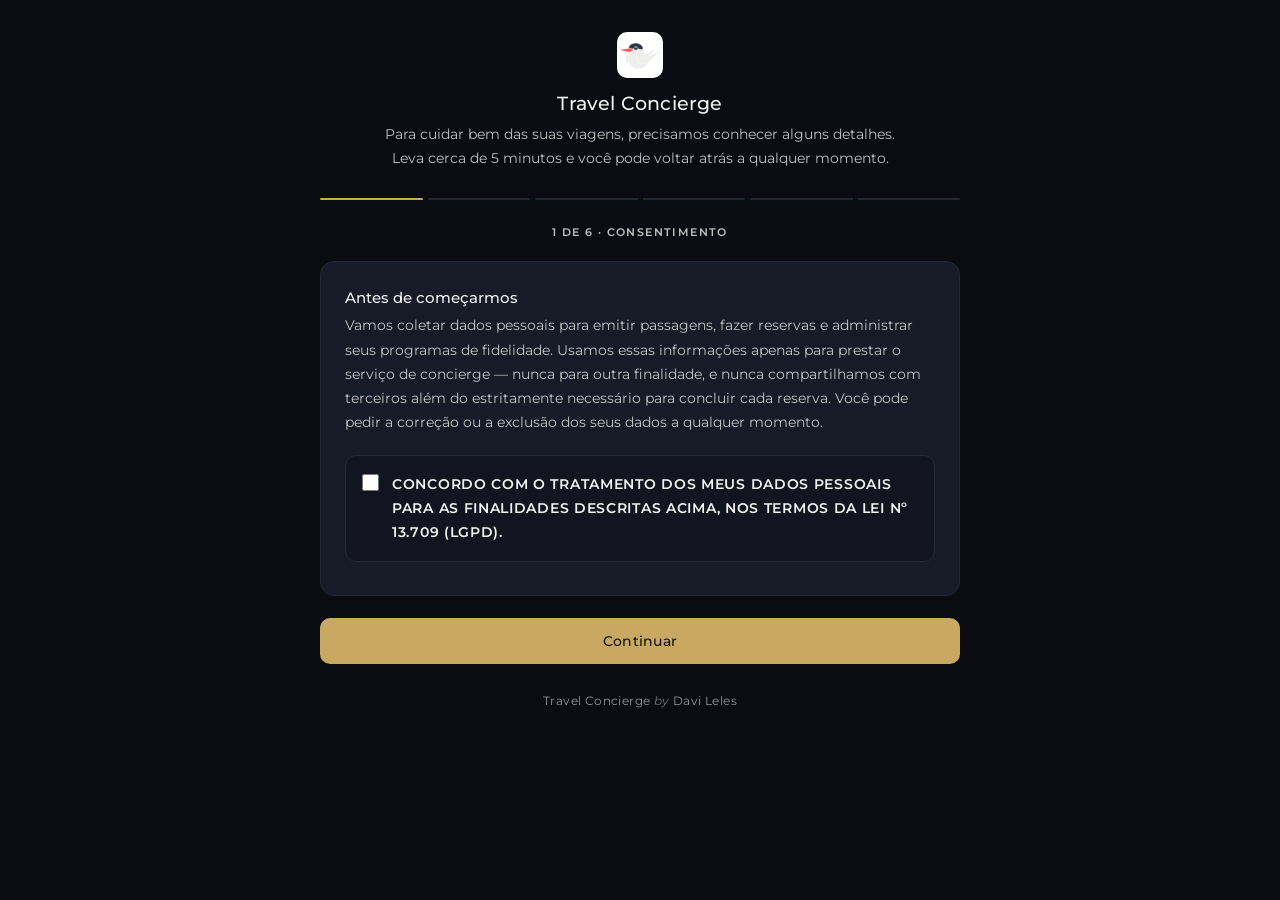
<file: cadastro.html>
<!DOCTYPE html>
<html lang="pt-BR" data-theme="dark">
<head>
<meta charset="UTF-8"/>
<meta name="viewport" content="width=device-width, initial-scale=1"/>
<meta name="robots" content="noindex, nofollow"/>
<meta http-equiv="Cache-Control" content="no-cache, no-store, must-revalidate"/>
<title>Travel Concierge — Cadastro</title>
<link rel="icon" type="image/png" href="[data-uri]"/>
<link href="https://fonts.googleapis.com/css2?family=Montserrat:wght@300;400;500;600;700;800&display=swap" rel="stylesheet"/>
<style>
*,*::before,*::after { box-sizing: border-box; margin: 0; padding: 0; }

:root {
  --bg: #0a0c12;
  --surface: #12151f;
  --card: #171b28;
  --border: #232838;
  --border2: #333a52;
  --text: #f2f2f0;
  --muted: rgba(242,242,240,.78);
  --muted2: rgba(242,242,240,.60);
  --gold: #c9a961;
  --gold-dim: rgba(201,169,97,.10);
  --gold-border: rgba(201,169,97,.32);
  --green: #34d399;
  --red: #ff585e;
  --font: 'Montserrat', sans-serif;
}

html, body {
  min-height: 100vh;
  background: var(--bg);
  color: var(--text);
  font-family: var(--font);
  font-size: 15px;
  font-weight: 400;
  -webkit-font-smoothing: antialiased;
}

@keyframes fadeUp { from { opacity:0; transform: translateY(14px); } to { opacity:1; transform:none; } }
@keyframes spin   { to { transform: rotate(360deg); } }
.fade { animation: fadeUp .4s cubic-bezier(.16,1,.3,1) both; }

.wrap { max-width: 680px; margin: 0 auto; padding: 32px 20px 80px; }

/* ── CABEÇALHO ── */
header { text-align: center; margin-bottom: 28px; }
.mark {
  width: 46px; height: 46px; margin: 0 auto 14px;
  display: flex; align-items: center; justify-content: center;
}
.mark img { width: 46px; height: 46px; object-fit: contain; border-radius: 10px; display: block; }
h1 { font-size: 19px; font-weight: 500; letter-spacing: .2px; }
.sub { font-size: 13.5px; color: var(--muted); margin-top: 8px; line-height: 1.75; }

/* ── PROGRESSO ── */
.prog { display: flex; gap: 5px; margin: 22px 0 26px; }
.prog i {
  flex: 1; height: 2px; background: var(--border); border-radius: 2px;
  transition: background .35s ease;
}
.prog i.on   { background: var(--gold); }
.prog i.done { background: rgba(201,169,97,.42); }
.step-label {
  text-align: center; font-size: 10.5px; letter-spacing: 1.4px;
  text-transform: uppercase; color: var(--muted); margin-bottom: 22px; font-weight: 600;
}

/* ── CARTÃO ── */
.card {
  background: var(--card); border: 1px solid var(--border);
  border-radius: 14px; padding: 26px 24px;
}
.card + .card { margin-top: 14px; }
.card-h { font-size: 15px; font-weight: 500; margin-bottom: 6px; }
.card-d { font-size: 13.5px; color: var(--muted); line-height: 1.8; margin-bottom: 20px; }

/* ── CAMPOS ── */
.field { margin-bottom: 16px; }
.field:last-child { margin-bottom: 0; }
label {
  display: block; font-size: 11.5px; font-weight: 600; letter-spacing: .7px;
  text-transform: uppercase; color: var(--muted); margin-bottom: 7px;
}
label .opt { text-transform: none; letter-spacing: 0; color: var(--muted2); font-weight: 400; }
.field[data-req] > label::after {
  content: ' *'; color: var(--gold); font-weight: 700; letter-spacing: 0;
}
.legenda-req {
  font-size: 12px; color: var(--muted); margin-bottom: 18px;
}
.legenda-req b { color: var(--gold); font-weight: 700; }
input[type=text], input[type=email], input[type=tel], input[type=date], input[type=number], textarea, select {
  width: 100%; background: var(--surface); border: 1px solid var(--border);
  border-radius: 9px; padding: 12px 13px; color: var(--text);
  font-family: var(--font); font-size: 15px; font-weight: 400;
  transition: border-color .18s, background .18s;
}
input:focus, textarea:focus, select:focus {
  outline: none; border-color: var(--gold-border); background: #0e111a;
}
input::placeholder, textarea::placeholder { color: var(--muted2); font-weight: 400; }
textarea { min-height: 108px; resize: vertical; line-height: 1.7; }
select { appearance: none; cursor: pointer;
  background-image: linear-gradient(45deg,transparent 50%,var(--muted) 50%),linear-gradient(135deg,var(--muted) 50%,transparent 50%);
  background-position: calc(100% - 17px) 50%, calc(100% - 12px) 50%;
  background-size: 5px 5px, 5px 5px; background-repeat: no-repeat; padding-right: 34px; }
select option { background: var(--surface); color: var(--text); }
.g2 { display: grid; grid-template-columns: 1fr 1fr; gap: 12px; }
.g3 { display: grid; grid-template-columns: 2fr 1fr; gap: 12px; }
.hint { font-size: 12.5px; color: var(--muted); margin-top: 6px; line-height: 1.65; }
.err-msg { font-size: 11.5px; color: var(--red); margin-top: 6px; display: none; }
.field.bad input, .field.bad select { border-color: rgba(255,88,94,.55); }
.field.bad .err-msg { display: block; }

/* honeypot — invisível para humanos, irresistível para bots */
.hp { position: absolute; left: -9999px; width: 1px; height: 1px; opacity: 0; }

/* ── CONSENTIMENTO ── */
.consent {
  display: flex; gap: 13px; align-items: flex-start; cursor: pointer;
  background: var(--surface); border: 1px solid var(--border);
  border-radius: 11px; padding: 16px; transition: border-color .18s;
}
.consent:hover { border-color: var(--border2); }
.consent.on { border-color: var(--gold-border); background: var(--gold-dim); }
.consent input { margin-top: 2px; accent-color: var(--gold); width: 17px; height: 17px; flex-shrink: 0; cursor: pointer; }
.consent span { font-size: 13.5px; color: var(--text); line-height: 1.8; }

/* ── PROGRAMAS ── */
.prog-item {
  border: 1px solid var(--border); border-radius: 11px;
  padding: 14px 15px; margin-bottom: 10px;
  background: var(--surface); transition: border-color .18s, background .18s;
}
.prog-item.on { border-color: var(--gold-border); background: var(--gold-dim); }
.prog-top { display: flex; align-items: center; gap: 12px; cursor: pointer; }
.prog-top input { accent-color: var(--gold); width: 17px; height: 17px; flex-shrink: 0; cursor: pointer; }
.prog-nome { flex: 1; font-size: 14px; font-weight: 500; }
.prog-det { display: none; gap: 12px; margin-top: 14px; }
.prog-item.on .prog-det { display: grid; grid-template-columns: 1fr 1fr; }
.prog-det label { font-size: 10px; }

/* ── BOTÕES ── */
.nav { display: flex; gap: 11px; margin-top: 22px; }
.btn {
  flex: 1; padding: 14px; border-radius: 10px; border: 1px solid transparent;
  font-family: var(--font); font-size: 13.5px; font-weight: 500; letter-spacing: .3px;
  cursor: pointer; transition: opacity .18s, border-color .18s, background .18s;
}
.btn:hover { opacity: .86; }
.btn-primary { background: var(--gold); color: #16130c; }
.btn-ghost { background: transparent; border-color: var(--border2); color: var(--text); flex: 0 0 110px; }
.btn:disabled { opacity: .45; cursor: not-allowed; }
.acomp-item {
  border: 1px solid var(--border); border-radius: 11px;
  padding: 14px 15px; margin-bottom: 10px; background: var(--surface);
  position: relative;
}
.acomp-item .g-acomp { display: grid; grid-template-columns: 1fr 150px 170px; gap: 10px; }
.acomp-num {
  font-size: 10px; font-weight: 600; letter-spacing: 1px; text-transform: uppercase;
  color: var(--muted2); margin-bottom: 10px; display: flex; align-items: center; gap: 8px;
}
.acomp-rm {
  margin-left: auto; background: none; border: none; color: var(--muted);
  font-size: 17px; line-height: 1; cursor: pointer; padding: 0 2px;
  font-family: var(--font);
}
.acomp-rm:hover { color: var(--red); }
@media (max-width: 560px) { .acomp-item .g-acomp { grid-template-columns: 1fr; } }

.btn-add {
  background: transparent; border: 1px dashed var(--border2); color: var(--text);
  padding: 11px; font-size: 12.5px; width: 100%; border-radius: 9px;
  font-family: var(--font); font-weight: 400; cursor: pointer; margin-top: 4px;
}
.btn-add:hover { border-color: var(--gold-border); color: var(--gold); }

.spin {
  display: inline-block; width: 13px; height: 13px; vertical-align: -2px;
  border: 2px solid rgba(22,19,12,.3); border-top-color: #16130c;
  border-radius: 50%; animation: spin .7s linear infinite; margin-right: 8px;
}

/* ── FIM ── */
.done-box { text-align: center; padding: 46px 24px; }
.done-icon {
  width: 62px; height: 62px; margin: 0 auto 22px; border-radius: 50%;
  border: 1px solid rgba(52,211,153,.3); background: rgba(52,211,153,.08);
  display: flex; align-items: center; justify-content: center; font-size: 27px;
}
.done-box h2 { font-size: 18px; font-weight: 500; margin-bottom: 12px; }
.done-box p { font-size: 14px; color: var(--muted); line-height: 1.85; max-width: 400px; margin: 0 auto; }

.banner {
  border-radius: 10px; padding: 13px 15px; font-size: 12.5px; line-height: 1.7;
  margin-bottom: 18px; display: none;
}
.banner.show { display: block; }
.banner.err { background: rgba(255,88,94,.09); border: 1px solid rgba(255,88,94,.28); color: #ff9295; }

footer { text-align: center; font-size: 11.5px; color: var(--muted2); margin-top: 30px; letter-spacing: .4px; }
footer .by { font-style: italic; opacity: .72; }

@media (max-width: 560px) {
  .wrap { padding: 24px 15px 60px; }
  .card { padding: 21px 17px; }
  .g2, .g3, .prog-item.on .prog-det { grid-template-columns: 1fr; }
  .btn-ghost { flex: 0 0 90px; }
}
</style>
</head>
<body>
<div class="wrap">

  <header>
    <div class="mark"><img src="[data-uri]" alt="Travel Concierge"/></div>
    <h1>Travel Concierge</h1>
    <p class="sub">Para cuidar bem das suas viagens, precisamos conhecer alguns detalhes.<br/>Leva cerca de 5 minutos e você pode voltar atrás a qualquer momento.</p>
  </header>

  <div class="prog" id="prog"></div>
  <div class="step-label" id="step-label"></div>

  <div class="banner err" id="banner"></div>

  <form id="form" autocomplete="on" onsubmit="return false">

    <!-- honeypot -->
    <div class="hp" aria-hidden="true">
      <label>Não preencha este campo</label>
      <input type="text" id="website" name="website" tabindex="-1" autocomplete="off"/>
    </div>

    <!-- ETAPA 1 — CONSENTIMENTO -->
    <section class="etapa card fade" data-etapa="0">
      <div class="card-h">Antes de começarmos</div>
      <div class="card-d">
        Vamos coletar dados pessoais para emitir passagens, fazer reservas e administrar seus programas de fidelidade.
        Usamos essas informações apenas para prestar o serviço de concierge — nunca para outra finalidade,
        e nunca compartilhamos com terceiros além do estritamente necessário para concluir cada reserva.
        Você pode pedir a correção ou a exclusão dos seus dados a qualquer momento.
      </div>
      <label class="consent" id="consent-box">
        <input type="checkbox" id="consentimento"/>
        <span>Concordo com o tratamento dos meus dados pessoais para as finalidades descritas acima, nos termos da Lei nº 13.709 (LGPD).</span>
      </label>
    </section>

    <!-- ETAPA 2 — DADOS PESSOAIS -->
    <section class="etapa card" data-etapa="1" hidden>
      <div class="card-h">Seus dados</div>
      <div class="card-d">Os dados de documento precisam bater exatamente com o que está no seu passaporte ou RG — companhias aéreas não aceitam divergência.</div>
      <p class="legenda-req">Campos marcados com <b>*</b> são obrigatórios.</p>

      <div class="field" data-req>
        <label>Nome completo</label>
        <input type="text" id="nome" autocomplete="name" placeholder="Como está no seu documento"/>
        <p class="err-msg">Informe nome e sobrenome.</p>
      </div>
      <div class="g2">
        <div class="field" data-req>
          <label>Telefone com DDD</label>
          <input type="tel" id="tel" autocomplete="tel" inputmode="numeric" placeholder="(31) 99999-0000"/>
          <p class="err-msg">Informe o celular com DDD, ex.: (31) 99999-0000.</p>
        </div>
        <div class="field" data-req>
          <label>E-mail</label>
          <input type="email" id="email" autocomplete="email" placeholder="voce@email.com"/>
          <p class="err-msg">E-mail inválido.</p>
        </div>
      </div>
      <div class="field" data-req>
        <label>Seu celular é</label>
        <select id="aparelho">
          <option value="">Selecione…</option>
          <option value="Android">Android</option>
          <option value="iPhone">iPhone</option>
        </select>
        <p class="err-msg">Informe se o seu celular é Android ou iPhone.</p>
      </div>
      <div class="g2">
        <div class="field" data-req>
          <label>CPF</label>
          <input type="text" id="cpf" inputmode="numeric" placeholder="000.000.000-00"/>
          <p class="err-msg">CPF inválido.</p>
        </div>
        <div class="field" data-req>
          <label>Data de nascimento</label>
          <input type="date" id="nasc"/>
          <p class="err-msg">Informe a data de nascimento.</p>
        </div>
      </div>
      <div class="g2">
        <div class="field">
          <label>Passaporte <span class="opt">— se tiver</span></label>
          <input type="text" id="passaporte" placeholder="AB123456"/>
        </div>
        <div class="field">
          <label>Validade do passaporte</label>
          <input type="date" id="passaporteVal"/>
        </div>
      </div>
    </section>

    <!-- ETAPA 3 — ENDEREÇO -->
    <section class="etapa card" data-etapa="2" hidden>
      <div class="card-h">Endereço</div>
      <div class="card-d">Usado no cadastro dos programas de fidelidade e como endereço de cobrança nas emissões.</div>
      <p class="legenda-req">Campos marcados com <b>*</b> são obrigatórios.</p>

      <div class="g3">
        <div class="field" data-req>
          <label>CEP</label>
          <input type="text" id="cep" inputmode="numeric" autocomplete="postal-code" placeholder="30000-000"/>
          <p class="err-msg">CEP inválido.</p>
        </div>
        <div class="field">
          <label>Número</label>
          <input type="text" id="numero" placeholder="123"/>
        </div>
      </div>
      <div class="field" data-req>
        <label>Logradouro</label>
        <input type="text" id="logradouro" autocomplete="address-line1" placeholder="Rua, avenida…"/>
        <p class="err-msg">Informe o logradouro.</p>
      </div>
      <div class="field">
        <label>Complemento <span class="opt">— opcional</span></label>
        <input type="text" id="complemento" placeholder="Apartamento, bloco, referência"/>
      </div>
      <div class="g2">
        <div class="field"><label>Bairro</label><input type="text" id="bairro"/></div>
        <div class="field" data-req>
          <label>Cidade</label><input type="text" id="cidade"/>
          <p class="err-msg">Informe a cidade.</p>
        </div>
      </div>
      <div class="field" data-req>
        <label>Estado</label>
        <select id="estado"><option value="">Selecione…</option></select>
        <p class="err-msg">Selecione o estado.</p>
      </div>
    </section>

    <!-- ETAPA 4 — FIDELIDADE -->
    <section class="etapa card" data-etapa="3" hidden>
      <div class="card-h">Programas de fidelidade</div>
      <div class="card-d">Marque os programas em que você já tem conta. Ao marcar, abrem os campos de saldo e senha.</div>
      <div id="programas"></div>

      <div class="field" style="margin-top:18px">
        <label>Algum outro programa que não está na lista?</label>
        <input type="text" id="outrosProgramas" placeholder="Ex.: Flying Blue, TAP Miles&amp;Go, Dragon Pass"/>
      </div>
      <div class="field">
        <label>E os programas em que você ainda não tem conta?</label>
        <select id="criarContas">
          <option value="Pode criar para mim">Pode criar para mim</option>
          <option value="Eu vou criar">Prefiro criar eu mesmo</option>
        </select>
      </div>
    </section>

    <!-- ETAPA 5 — CARTÕES -->
    <section class="etapa card" data-etapa="4" hidden>
      <div class="card-h">Cartões de crédito</div>
      <div class="card-d">
        Precisamos saber <strong style="font-weight:600;color:var(--text)">quais</strong> cartões você tem, para localizar onde estão seus pontos.
        Não pedimos número, validade nem código de segurança, e você não deve informar esses dados aqui.
      </div>
      <div id="cartoes"></div>
      <button type="button" class="btn-add" id="add-cartao">+ Adicionar outro cartão</button>
    </section>

    <!-- ETAPA 6 — VIAGEM -->
    <section class="etapa card" data-etapa="5" hidden>
      <div class="card-h">Sobre suas viagens</div>
      <div class="card-d">É a parte que mais nos ajuda a acertar. Escreva do seu jeito, sem se preocupar com formato.</div>

      <div class="field">
        <label>O que você quer realizar nos próximos 12 meses?</label>
        <textarea id="objetivos" placeholder="Destinos que sonha conhecer, número de viagens, ocasiões especiais, quem viaja com você…"></textarea>
      </div>
      <div class="field">
        <label>Como você gosta de viajar?</label>
        <textarea id="estilo" placeholder="Hotel ou apartamento, econômica ou executiva, roteiro cheio ou tempo livre, comida local ou restaurante badalado…"></textarea>
      </div>
      <div class="field">
        <label>Quem costuma viajar com você?</label>
        <div id="acomp-lista"></div>
        <button type="button" class="btn-add" id="add-acomp">+ Adicionar pessoa</button>
      </div>
    </section>

    <div class="nav" id="nav">
      <button type="button" class="btn btn-ghost" id="btn-voltar">Voltar</button>
      <button type="button" class="btn btn-primary" id="btn-avancar">Continuar</button>
    </div>
  </form>

  <!-- CONCLUSÃO -->
  <div class="card done-box fade" id="done" hidden>
    <div class="done-icon">✓</div>
    <h2>Cadastro recebido</h2>
    <p>Obrigado! Já temos tudo o que precisamos para começar. Vamos revisar suas informações e entrar em contato pelo WhatsApp em breve.</p>
  </div>

  <footer>Travel Concierge <span class="by">by</span> Davi Leles</footer>
</div>

<script>
(function () {
'use strict';

var PROXY = 'https://cdv-proxy-production.up.railway.app';

// Ordem alfabética, convenção de todos os selects do ecossistema CDV.
var PROGRAMAS = [
  'AAdvantage', 'ALL Accor', 'Azul Fidelidade', 'Esfera', 'Executive Club',
  'Iberia Plus', 'Itaú', 'KM de Vantagens', 'LATAM Pass', 'Livelo',
  'Petrobras Premmia', 'Privilege Club', 'Shell Box', 'Smiles'
];

var UF = ['Acre','Alagoas','Amapá','Amazonas','Bahia','Ceará','Distrito Federal','Espírito Santo','Goiás','Maranhão','Mato Grosso','Mato Grosso do Sul','Minas Gerais','Pará','Paraíba','Paraná','Pernambuco','Piauí','Rio de Janeiro','Rio Grande do Norte','Rio Grande do Sul','Rondônia','Roraima','Santa Catarina','São Paulo','Sergipe','Tocantins'];

var TITULOS = ['Consentimento', 'Dados pessoais', 'Endereço', 'Fidelidade', 'Cartões', 'Suas viagens'];
var TOTAL = TITULOS.length;
var etapa = 0;
var enviando = false;

function $(id) { return document.getElementById(id); }
function val(id) { var e = $(id); return e ? e.value.trim() : ''; }
function digitos(v) { return String(v || '').replace(/\D/g, ''); }
// Telefone digitado/colado: tira +55 e zeros de operadora (0xx) antes de cortar em 11 dígitos.
// Antes, "+55 31 99580-8303" virava "55319958083" (cortava o fim do número).
function telDigitos(v) {
  var d = digitos(v);
  if (d.length > 11 && d.indexOf('55') === 0) d = d.slice(2);
  d = d.replace(/^0+/, '');
  return d.slice(0, 11);
}
// Celular: DDD + 9 + 8 dígitos. Fixo: DDD + 8 dígitos começando de 2 a 8.
function celularValido(v) { var d = digitos(v); return d.length === 11 && /^[1-9][1-9]9/.test(d); }
function telefoneValido(v) { var d = digitos(v); return celularValido(d) || (d.length === 10 && /^[1-9][1-9][2-8]/.test(d)); }

// ── MONTAGEM ──────────────────────────────────────────────
UF.forEach(function (uf) {
  var o = document.createElement('option');
  o.value = uf; o.textContent = uf;
  $('estado').appendChild(o);
});

for (var i = 0; i < TOTAL; i++) $('prog').appendChild(document.createElement('i'));

PROGRAMAS.forEach(function (nome, i) {
  var d = document.createElement('div');
  d.className = 'prog-item';
  d.innerHTML =
    '<label class="prog-top">' +
      '<input type="checkbox" data-prog="' + i + '"/>' +
      '<span class="prog-nome">' + nome + '</span>' +
    '</label>' +
    '<div class="prog-det">' +
      '<div><label>Saldo aproximado</label><input type="text" inputmode="numeric" data-pontos="' + i + '" placeholder="Ex.: 45000"/></div>' +
      '<div><label>Senha de acesso</label><input type="text" data-senha="' + i + '" placeholder="Senha do site/app" autocomplete="off"/></div>' +
    '</div>';
  d.querySelector('input[type=checkbox]').addEventListener('change', function () {
    d.classList.toggle('on', this.checked);
    if (this.checked) { var s = d.querySelector('[data-pontos]'); if (s) s.focus(); }
  });
  $('programas').appendChild(d);
});

function addCartao(placeholder) {
  var n = $('cartoes').children.length + 1;
  if (n > 8) return;
  var f = document.createElement('div');
  f.className = 'field';
  f.innerHTML = '<label>Cartão ' + n + (n > 1 ? ' <span class="opt">— opcional</span>' : '') + '</label>' +
    '<input type="text" data-cartao placeholder="' + (placeholder || 'Ex.: Itaú Personnalité Visa Infinite') + '"/>';
  $('cartoes').appendChild(f);
}
addCartao(); addCartao('Ex.: Nubank Ultravioleta');
$('add-cartao').addEventListener('click', function () { addCartao(); });

// Acompanhantes em campos separados: antes era um textarea com instrucao de
// formato, e cada pessoa escrevia de um jeito. Aqui o dado ja nasce partido.
function addAcomp() {
  var lista = $('acomp-lista');
  if (lista.children.length >= 10) return;
  var d = document.createElement('div');
  d.className = 'acomp-item';
  d.innerHTML =
    '<div class="acomp-num"><span class="acomp-rotulo"></span>' +
      '<button type="button" class="acomp-rm" title="Remover">&times;</button></div>' +
    '<div class="g-acomp">' +
      '<div><label>Nome completo</label><input type="text" data-ac-nome placeholder="Como está no documento"/></div>' +
      '<div><label>Nascimento</label><input type="date" data-ac-nasc/></div>' +
      '<div><label>CPF</label><input type="text" data-ac-cpf inputmode="numeric" placeholder="000.000.000-00"/></div>' +
    '</div>';
  d.querySelector('.acomp-rm').addEventListener('click', function () {
    d.remove();
    renumerarAcomp();
  });
  d.querySelector('[data-ac-cpf]').addEventListener('input', function () {
    var v = digitos(this.value).slice(0, 11);
    this.value = v.replace(/(\d{3})(\d)/, '$1.$2').replace(/(\d{3})\.(\d{3})(\d)/, '$1.$2.$3')
                  .replace(/\.(\d{3})(\d{1,2})$/, '.$1-$2');
  });
  lista.appendChild(d);
  renumerarAcomp();
  return d;
}

function renumerarAcomp() {
  var itens = $('acomp-lista').children;
  for (var i = 0; i < itens.length; i++) {
    itens[i].querySelector('.acomp-rotulo').textContent = 'Pessoa ' + (i + 1);
    // A primeira so pode ser removida se houver outra: a lista nunca fica vazia.
    itens[i].querySelector('.acomp-rm').style.display = (itens.length > 1) ? '' : 'none';
  }
}

addAcomp();
$('add-acomp').addEventListener('click', function () { addAcomp(); });

// Continua saindo como texto — o painel, o lembrete-voo e as variaveis de
// demanda leem `acompanhantes` como string. Uma pessoa por linha, no mesmo
// formato "Nome - data - CPF" que a planilha antiga ja usava.
function acompanhantesTexto() {
  var linhas = [];
  var itens = $('acomp-lista').children;
  for (var i = 0; i < itens.length; i++) {
    var nome = itens[i].querySelector('[data-ac-nome]').value.trim();
    if (!nome) continue;
    var nasc = itens[i].querySelector('[data-ac-nasc]').value;
    var cpf  = digitos(itens[i].querySelector('[data-ac-cpf]').value);
    var p = [nome];
    if (nasc) p.push(nasc.split('-').reverse().join('/'));
    if (cpf)  p.push(cpf);
    linhas.push(p.join(' - '));
  }
  return linhas.join('\n');
}

$('consentimento').addEventListener('change', function () {
  $('consent-box').classList.toggle('on', this.checked);
});

// ── MÁSCARAS ──────────────────────────────────────────────
$('cpf').addEventListener('input', function () {
  var v = digitos(this.value).slice(0, 11);
  this.value = v.replace(/(\d{3})(\d)/, '$1.$2').replace(/(\d{3})\.(\d{3})(\d)/, '$1.$2.$3')
                .replace(/\.(\d{3})(\d{1,2})$/, '.$1-$2');
});
$('tel').addEventListener('input', function () {
  var v = telDigitos(this.value);
  if (v.length > 10)      this.value = v.replace(/(\d{2})(\d{5})(\d{0,4})/, '($1) $2-$3');
  else if (v.length > 6)  this.value = v.replace(/(\d{2})(\d{4})(\d{0,4})/, '($1) $2-$3');
  else if (v.length > 2)  this.value = v.replace(/(\d{2})(\d{0,5})/, '($1) $2');
  else                    this.value = v;
});
$('cep').addEventListener('input', function () {
  var v = digitos(this.value).slice(0, 8);
  this.value = v.length > 5 ? v.replace(/(\d{5})(\d{0,3})/, '$1-$2') : v;
  if (v.length === 8) buscarCep(v);
});

// Preenchimento por CEP: conveniência pura. Se o serviço estiver fora do ar ou
// o CEP não existir, o formulário segue normalmente com digitação manual.
function buscarCep(cep) {
  fetch('https://viacep.com.br/ws/' + cep + '/json/')
    .then(function (r) { return r.json(); })
    .then(function (d) {
      if (d.erro) return;
      if (d.logradouro && !val('logradouro')) $('logradouro').value = d.logradouro;
      if (d.bairro     && !val('bairro'))     $('bairro').value     = d.bairro;
      if (d.localidade && !val('cidade'))     $('cidade').value     = d.localidade;
      if (d.uf) {
        var i = ['AC','AL','AP','AM','BA','CE','DF','ES','GO','MA','MT','MS','MG','PA','PB','PR','PE','PI','RJ','RN','RS','RO','RR','SC','SP','SE','TO'].indexOf(d.uf);
        if (i > -1) $('estado').value = UF[i];
      }
      if (!val('numero')) $('numero').focus();
    })
    .catch(function () { /* silencioso de propósito */ });
}

// ── VALIDAÇÃO ─────────────────────────────────────────────
function cpfValido(cpf) {
  var t = digitos(cpf);
  if (t.length !== 11 || /^(\d)\1{10}$/.test(t)) return false;
  var cortes = [9, 10];
  for (var k = 0; k < 2; k++) {
    var corte = cortes[k], soma = 0;
    for (var i = 0; i < corte; i++) soma += Number(t.charAt(i)) * (corte + 1 - i);
    var dv = (soma * 10) % 11;
    if (dv === 10) dv = 0;
    if (dv !== Number(t.charAt(corte))) return false;
  }
  return true;
}

function marcar(id, ok) {
  var f = $(id) ? $(id).closest('.field') : null;
  if (f) f.classList.toggle('bad', !ok);
  return ok;
}

function validarEtapa(n) {
  var ok = true;
  if (n === 0) {
    if (!$('consentimento').checked) { aviso('É necessário aceitar o tratamento dos dados para continuar.'); return false; }
  }
  if (n === 1) {
    ok = marcar('nome',  val('nome').split(/\s+/).length >= 2) && ok;
    ok = marcar('tel',   celularValido(val('tel'))) && ok;
    ok = marcar('aparelho', val('aparelho') === 'Android' || val('aparelho') === 'iPhone') && ok;
    ok = marcar('email', /^[^@\s]+@[^@\s]+\.[^@\s]+$/.test(val('email'))) && ok;
    ok = marcar('cpf',   cpfValido(val('cpf'))) && ok;
    ok = marcar('nasc',  !!val('nasc')) && ok;
  }
  if (n === 2) {
    ok = marcar('cep',        digitos(val('cep')).length === 8) && ok;
    ok = marcar('logradouro', !!val('logradouro')) && ok;
    ok = marcar('cidade',     !!val('cidade')) && ok;
    ok = marcar('estado',     !!val('estado')) && ok;
  }
  if (!ok) aviso('Confira os campos destacados.');
  return ok;
}

function aviso(msg) {
  var b = $('banner');
  b.textContent = msg;
  b.classList.add('show');
  clearTimeout(aviso._t);
  aviso._t = setTimeout(function () { b.classList.remove('show'); }, 6000);
}

// ── NAVEGAÇÃO ─────────────────────────────────────────────
function render() {
  var secoes = document.querySelectorAll('.etapa');
  for (var i = 0; i < secoes.length; i++) {
    var ativa = Number(secoes[i].getAttribute('data-etapa')) === etapa;
    secoes[i].hidden = !ativa;
    if (ativa) { secoes[i].classList.remove('fade'); void secoes[i].offsetWidth; secoes[i].classList.add('fade'); }
  }
  var barras = $('prog').children;
  for (var j = 0; j < barras.length; j++) {
    barras[j].className = j < etapa ? 'done' : (j === etapa ? 'on' : '');
  }
  $('step-label').textContent = (etapa + 1) + ' de ' + TOTAL + ' · ' + TITULOS[etapa];
  $('btn-voltar').style.display = etapa === 0 ? 'none' : '';
  $('btn-avancar').textContent = etapa === TOTAL - 1 ? 'Enviar cadastro' : 'Continuar';
  window.scrollTo({ top: 0, behavior: 'smooth' });
}

$('btn-voltar').addEventListener('click', function () {
  if (etapa > 0) { etapa--; render(); }
});
$('btn-avancar').addEventListener('click', function () {
  if (enviando) return;
  if (!validarEtapa(etapa)) return;
  if (etapa < TOTAL - 1) { etapa++; render(); return; }
  enviar();
});

// ── ENVIO ─────────────────────────────────────────────────
function montarPayload() {
  var programas = [], senhas = [];
  PROGRAMAS.forEach(function (nome, i) {
    var marcado = document.querySelector('[data-prog="' + i + '"]').checked;
    var pontos  = document.querySelector('[data-pontos="' + i + '"]').value.trim();
    var senha   = document.querySelector('[data-senha="' + i + '"]').value.trim();
    programas.push({ programa: nome, tem: marcado, pontos: pontos });
    if (senha) senhas.push({ programa: nome, senha: senha });
  });

  var cartoes = [];
  var campos = document.querySelectorAll('[data-cartao]');
  for (var i = 0; i < campos.length; i++) if (campos[i].value.trim()) cartoes.push(campos[i].value.trim());

  return {
    website:       val('website'),
    consentimento: $('consentimento').checked,
    nome:          val('nome'),
    tel:           telDigitos(val('tel')),
    aparelho:      val('aparelho'),
    email:         val('email'),
    cpf:           digitos(val('cpf')),
    nasc:          val('nasc'),
    passaporte:    val('passaporte'),
    passaporteVal: val('passaporteVal'),
    cep:           digitos(val('cep')),
    logradouro:    val('logradouro'),
    numero:        val('numero'),
    complemento:   val('complemento'),
    bairro:        val('bairro'),
    cidade:        val('cidade'),
    estado:        val('estado'),
    acompanhantes: acompanhantesTexto(),
    criarContas:   val('criarContas'),
    programas:     programas,
    outrosProgramas: val('outrosProgramas'),
    senhas:        senhas,
    cartoes:       cartoes,
    objetivos:     val('objetivos'),
    estilo:        val('estilo')
  };
}

function enviar() {
  enviando = true;
  var btn = $('btn-avancar');
  btn.disabled = true;
  btn.innerHTML = '<span class="spin"></span>Enviando…';

  fetch(PROXY + '/concierge/cadastro', {
    method: 'POST',
    headers: { 'Content-Type': 'application/json' },
    body: JSON.stringify(montarPayload())
  })
    .then(function (r) { return r.json().then(function (d) { return { status: r.status, d: d }; }); })
    .then(function (res) {
      if (!res.d.ok) throw new Error(res.d.erro || 'Não foi possível enviar agora.');
      $('form').hidden = true;
      $('prog').hidden = true;
      $('step-label').hidden = true;
      $('banner').classList.remove('show');
      $('done').hidden = false;
    })
    .catch(function (e) {
      enviando = false;
      btn.disabled = false;
      btn.textContent = 'Enviar cadastro';
      aviso(e.message || 'Falha de conexão. Verifique sua internet e tente novamente.');
    });
}

render();
})();
</script>
</body>
</html>
</file>
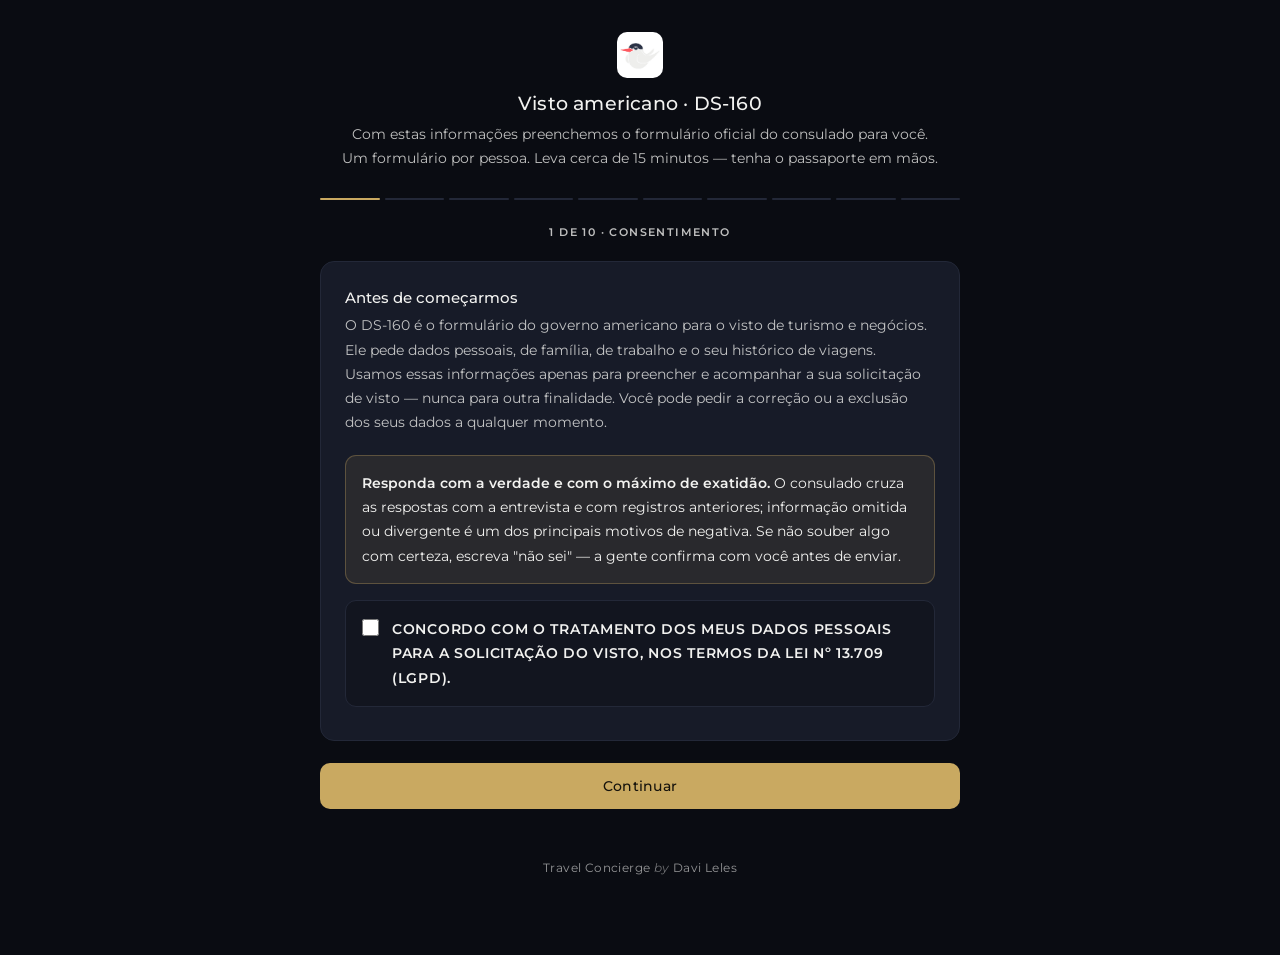
<file: ds160.html>
<!DOCTYPE html>
<html lang="pt-BR" data-theme="dark">
<head>
<meta charset="UTF-8"/>
<meta name="viewport" content="width=device-width, initial-scale=1"/>
<meta name="robots" content="noindex, nofollow"/>
<meta http-equiv="Cache-Control" content="no-cache, no-store, must-revalidate"/>
<title>Travel Concierge — Visto Americano (DS-160)</title>
<link rel="icon" type="image/png" href="[data-uri]"/>
<link href="https://fonts.googleapis.com/css2?family=Montserrat:wght@300;400;500;600;700;800&display=swap" rel="stylesheet"/>
<style>
*,*::before,*::after { box-sizing: border-box; margin: 0; padding: 0; }

:root {
  --bg: #0a0c12;
  --surface: #12151f;
  --card: #171b28;
  --border: #232838;
  --border2: #333a52;
  --text: #f2f2f0;
  --muted: rgba(242,242,240,.78);
  --muted2: rgba(242,242,240,.60);
  --gold: #c9a961;
  --gold-dim: rgba(201,169,97,.10);
  --gold-border: rgba(201,169,97,.32);
  --green: #34d399;
  --red: #ff585e;
  --font: 'Montserrat', sans-serif;
}

html, body {
  min-height: 100vh;
  background: var(--bg);
  color: var(--text);
  font-family: var(--font);
  font-size: 15px;
  font-weight: 400;
  -webkit-font-smoothing: antialiased;
}

@keyframes fadeUp { from { opacity:0; transform: translateY(14px); } to { opacity:1; transform:none; } }
@keyframes spin   { to { transform: rotate(360deg); } }
.fade { animation: fadeUp .4s cubic-bezier(.16,1,.3,1) both; }

.wrap { max-width: 680px; margin: 0 auto; padding: 32px 20px 80px; }

/* ── CABEÇALHO ── */
header { text-align: center; margin-bottom: 28px; }
.mark {
  width: 46px; height: 46px; margin: 0 auto 14px;
  display: flex; align-items: center; justify-content: center;
}
.mark img { width: 46px; height: 46px; object-fit: contain; border-radius: 10px; display: block; }
h1 { font-size: 19px; font-weight: 500; letter-spacing: .2px; }
.sub { font-size: 13.5px; color: var(--muted); margin-top: 8px; line-height: 1.75; }

/* ── PROGRESSO ── */
.prog { display: flex; gap: 5px; margin: 22px 0 26px; }
.prog i {
  flex: 1; height: 2px; background: var(--border); border-radius: 2px;
  transition: background .35s ease;
}
.prog i.on   { background: var(--gold); }
.prog i.done { background: rgba(201,169,97,.42); }
.step-label {
  text-align: center; font-size: 10.5px; letter-spacing: 1.4px;
  text-transform: uppercase; color: var(--muted); margin-bottom: 22px; font-weight: 600;
}

/* ── CARTÃO ── */
.card {
  background: var(--card); border: 1px solid var(--border);
  border-radius: 14px; padding: 26px 24px;
}
.card + .card { margin-top: 14px; }
.card-h { font-size: 15px; font-weight: 500; margin-bottom: 6px; }
.card-d { font-size: 13.5px; color: var(--muted); line-height: 1.8; margin-bottom: 20px; }

/* ── CAMPOS ── */
.field { margin-bottom: 16px; }
.field:last-child { margin-bottom: 0; }
label {
  display: block; font-size: 11.5px; font-weight: 600; letter-spacing: .7px;
  text-transform: uppercase; color: var(--muted); margin-bottom: 7px;
}
label .opt { text-transform: none; letter-spacing: 0; color: var(--muted2); font-weight: 400; }
.field[data-req] > label::after {
  content: ' *'; color: var(--gold); font-weight: 700; letter-spacing: 0;
}
.legenda-req {
  font-size: 12px; color: var(--muted); margin-bottom: 18px;
}
.legenda-req b { color: var(--gold); font-weight: 700; }
input[type=text], input[type=email], input[type=tel], input[type=date], input[type=number], textarea, select {
  width: 100%; background: var(--surface); border: 1px solid var(--border);
  border-radius: 9px; padding: 12px 13px; color: var(--text);
  font-family: var(--font); font-size: 15px; font-weight: 400;
  transition: border-color .18s, background .18s;
}
input:focus, textarea:focus, select:focus {
  outline: none; border-color: var(--gold-border); background: #0e111a;
}
input::placeholder, textarea::placeholder { color: var(--muted2); font-weight: 400; }
textarea { min-height: 108px; resize: vertical; line-height: 1.7; }
select { appearance: none; cursor: pointer;
  background-image: linear-gradient(45deg,transparent 50%,var(--muted) 50%),linear-gradient(135deg,var(--muted) 50%,transparent 50%);
  background-position: calc(100% - 17px) 50%, calc(100% - 12px) 50%;
  background-size: 5px 5px, 5px 5px; background-repeat: no-repeat; padding-right: 34px; }
select option { background: var(--surface); color: var(--text); }
.g2 { display: grid; grid-template-columns: 1fr 1fr; gap: 12px; }
.g3 { display: grid; grid-template-columns: 2fr 1fr; gap: 12px; }
.hint { font-size: 12.5px; color: var(--muted); margin-top: 6px; line-height: 1.65; }
.err-msg { font-size: 11.5px; color: var(--red); margin-top: 6px; display: none; }
.field.bad input, .field.bad select { border-color: rgba(255,88,94,.55); }
.field.bad > .err-msg { display: block; }

/* honeypot — invisível para humanos, irresistível para bots */
.hp { position: absolute; left: -9999px; width: 1px; height: 1px; opacity: 0; }

/* ── CONSENTIMENTO ── */
.consent {
  display: flex; gap: 13px; align-items: flex-start; cursor: pointer;
  background: var(--surface); border: 1px solid var(--border);
  border-radius: 11px; padding: 16px; transition: border-color .18s;
}
.consent:hover { border-color: var(--border2); }
.consent.on { border-color: var(--gold-border); background: var(--gold-dim); }
.consent input { margin-top: 2px; accent-color: var(--gold); width: 17px; height: 17px; flex-shrink: 0; cursor: pointer; }
.consent span { font-size: 13.5px; color: var(--text); line-height: 1.8; }

/* ── PROGRAMAS ── */
.prog-item {
  border: 1px solid var(--border); border-radius: 11px;
  padding: 14px 15px; margin-bottom: 10px;
  background: var(--surface); transition: border-color .18s, background .18s;
}
.prog-item.on { border-color: var(--gold-border); background: var(--gold-dim); }
.prog-top { display: flex; align-items: center; gap: 12px; cursor: pointer; }
.prog-top input { accent-color: var(--gold); width: 17px; height: 17px; flex-shrink: 0; cursor: pointer; }
.prog-nome { flex: 1; font-size: 14px; font-weight: 500; }
.prog-det { display: none; gap: 12px; margin-top: 14px; }
.prog-item.on .prog-det { display: grid; grid-template-columns: 1fr 1fr; }
.prog-det label { font-size: 10px; }

/* ── BOTÕES ── */
.nav { display: flex; gap: 11px; margin-top: 22px; }
.btn {
  flex: 1; padding: 14px; border-radius: 10px; border: 1px solid transparent;
  font-family: var(--font); font-size: 13.5px; font-weight: 500; letter-spacing: .3px;
  cursor: pointer; transition: opacity .18s, border-color .18s, background .18s;
}
.btn:hover { opacity: .86; }
.btn-primary { background: var(--gold); color: #16130c; }
.btn-ghost { background: transparent; border-color: var(--border2); color: var(--text); flex: 0 0 110px; }
.btn:disabled { opacity: .45; cursor: not-allowed; }
.salvar-depois { display: block; width: 100%; margin-top: 12px; padding: 11px; background: transparent; border: 1px dashed var(--gold-border);
  border-radius: 10px; color: var(--gold); font-family: var(--font); font-size: 13px; font-weight: 500; cursor: pointer; }
.salvar-depois:hover { background: var(--gold-dim); }
.salvar-depois:disabled { opacity: .5; cursor: wait; }
.salvar-depois[hidden] { display: none; }
.salvo-status { text-align: center; font-size: 11.5px; color: var(--muted2); margin-top: 8px; min-height: 14px; }
.salvo-box { margin-bottom: 14px; }
.salvo-box .linha { display: flex; gap: 8px; margin-top: 10px; }
.salvo-box input { flex: 1; min-width: 0; padding: 10px 12px; border-radius: 9px; border: 1px solid var(--border2);
  background: var(--card); color: var(--text); font-family: var(--font); font-size: 12.5px; }
.salvo-box button { padding: 10px 14px; border-radius: 9px; border: 0; background: var(--gold); color: #16130c;
  font-family: var(--font); font-size: 12.5px; font-weight: 600; cursor: pointer; white-space: nowrap; }
.salvo-box .fechar { background: transparent; color: var(--muted); padding: 10px 6px; }
.acomp-item {
  border: 1px solid var(--border); border-radius: 11px;
  padding: 14px 15px; margin-bottom: 10px; background: var(--surface);
  position: relative;
}
.acomp-item .g-acomp { display: grid; grid-template-columns: 1fr 150px 170px; gap: 10px; }
.acomp-num {
  font-size: 10px; font-weight: 600; letter-spacing: 1px; text-transform: uppercase;
  color: var(--muted2); margin-bottom: 10px; display: flex; align-items: center; gap: 8px;
}
.acomp-rm {
  margin-left: auto; background: none; border: none; color: var(--muted);
  font-size: 17px; line-height: 1; cursor: pointer; padding: 0 2px;
  font-family: var(--font);
}
.acomp-rm:hover { color: var(--red); }
@media (max-width: 560px) { .acomp-item .g-acomp { grid-template-columns: 1fr; } }

.btn-add {
  background: transparent; border: 1px dashed var(--border2); color: var(--text);
  padding: 11px; font-size: 12.5px; width: 100%; border-radius: 9px;
  font-family: var(--font); font-weight: 400; cursor: pointer; margin-top: 4px;
}
.btn-add:hover { border-color: var(--gold-border); color: var(--gold); }

.spin {
  display: inline-block; width: 13px; height: 13px; vertical-align: -2px;
  border: 2px solid rgba(22,19,12,.3); border-top-color: #16130c;
  border-radius: 50%; animation: spin .7s linear infinite; margin-right: 8px;
}

/* ── FIM ── */
.done-box { text-align: center; padding: 46px 24px; }
.done-icon {
  width: 62px; height: 62px; margin: 0 auto 22px; border-radius: 50%;
  border: 1px solid rgba(52,211,153,.3); background: rgba(52,211,153,.08);
  display: flex; align-items: center; justify-content: center; font-size: 27px;
}
.done-box h2 { font-size: 18px; font-weight: 500; margin-bottom: 12px; }
.done-box p { font-size: 14px; color: var(--muted); line-height: 1.85; max-width: 400px; margin: 0 auto; }

.banner {
  border-radius: 10px; padding: 13px 15px; font-size: 12.5px; line-height: 1.7;
  margin-bottom: 18px; display: none;
}
.banner.show { display: block; }
.banner.err { background: rgba(255,88,94,.09); border: 1px solid rgba(255,88,94,.28); color: #ff9295; }

footer { text-align: center; font-size: 11.5px; color: var(--muted2); margin-top: 30px; letter-spacing: .4px; }
footer .by { font-style: italic; opacity: .72; }

@media (max-width: 560px) {
  .wrap { padding: 24px 15px 60px; }
  .card { padding: 21px 17px; }
  .g2, .g3, .prog-item.on .prog-det { grid-template-columns: 1fr; }
  .btn-ghost { flex: 0 0 90px; }
}

/* ── DS-160: extras sobre o CSS do cadastro ── */
.campos { display: grid; grid-template-columns: 1fr 1fr; gap: 0 12px; }
.campos > .field { grid-column: span 2; }
.campos > .field.meia { grid-column: span 1; }
.cond { grid-column: span 2; display: grid; grid-template-columns: 1fr 1fr; gap: 0 12px;
  border-left: 2px solid var(--gold-border); padding-left: 14px; margin: -4px 0 16px; }
.cond > .field { grid-column: span 2; }
.cond > .field.meia { grid-column: span 1; }
.cond[hidden] { display: none; }
.sub-h { grid-column: span 2; font-size: 12px; font-weight: 600; letter-spacing: .8px; text-transform: uppercase;
  color: var(--gold); margin: 10px 0 12px; }
.lista-item { border: 1px solid var(--border); border-radius: 11px; padding: 14px 15px; margin-bottom: 10px; background: var(--surface); }
.lista-item .campos { gap: 0 10px; }
.lista-item .field { margin-bottom: 12px; }
.lista-item input, .lista-item select, .lista-item textarea { background: var(--card); }
.lista-item textarea { min-height: 70px; }
.aviso-doc { background: var(--gold-dim); border: 1px solid var(--gold-border); border-radius: 11px;
  padding: 15px 16px; font-size: 13.5px; line-height: 1.8; color: var(--text); }
.aviso-doc b { font-weight: 600; }
.aviso-doc ul { margin: 6px 0 0 18px; }
@media (max-width: 560px) {
  .campos > .field.meia, .cond > .field.meia { grid-column: span 2; }
  .cond { grid-template-columns: 1fr; }
}
</style>
</head>
<body>
<div class="wrap">

  <header>
    <div class="mark"><img src="[data-uri]" alt="Travel Concierge"/></div>
    <h1>Visto americano · DS-160</h1>
    <p class="sub">Com estas informações preenchemos o formulário oficial do consulado para você.<br/>Um formulário por pessoa. Leva cerca de 15 minutos — tenha o passaporte em mãos.</p>
  </header>

  <div class="prog" id="prog"></div>
  <div class="step-label" id="step-label"></div>

  <div class="banner err" id="banner"></div>
  <div class="aviso-doc" id="faixa-familia" hidden style="margin-bottom:14px"></div>
  <div class="aviso-doc salvo-box" id="salvo-box" hidden></div>

  <form id="form" autocomplete="on" onsubmit="return false">
    <div class="hp" aria-hidden="true">
      <label>Não preencha este campo</label>
      <input type="text" id="website" name="website" tabindex="-1" autocomplete="off"/>
    </div>

    <section class="etapa card fade" data-etapa="0">
      <div class="card-h">Antes de começarmos</div>
      <div class="card-d">
        O DS-160 é o formulário do governo americano para o visto de turismo e negócios. Ele pede dados pessoais,
        de família, de trabalho e o seu histórico de viagens. Usamos essas informações apenas para preencher e
        acompanhar a sua solicitação de visto — nunca para outra finalidade. Você pode pedir a correção ou a
        exclusão dos seus dados a qualquer momento.
      </div>
      <div class="aviso-doc" style="margin-bottom:16px">
        <b>Responda com a verdade e com o máximo de exatidão.</b> O consulado cruza as respostas com a entrevista
        e com registros anteriores; informação omitida ou divergente é um dos principais motivos de negativa.
        Se não souber algo com certeza, escreva "não sei" — a gente confirma com você antes de enviar.
      </div>
      <label class="consent" id="consent-box">
        <input type="checkbox" id="consentimento"/>
        <span>Concordo com o tratamento dos meus dados pessoais para a solicitação do visto, nos termos da Lei nº 13.709 (LGPD).</span>
      </label>
    </section>

    <div id="etapas"></div>

    <div class="nav" id="nav">
      <button type="button" class="btn btn-ghost" id="btn-voltar">Voltar</button>
      <button type="button" class="btn btn-primary" id="btn-avancar">Continuar</button>
    </div>
    <button type="button" class="salvar-depois" id="btn-salvar" hidden>Salvar e continuar depois</button>
    <div class="salvo-status" id="salvo-status"></div>
  </form>

  <div class="card done-box fade" id="done" hidden>
    <div class="done-icon">✓</div>
    <h2>Formulário recebido</h2>
    <p>Obrigado! Vamos revisar suas respostas e seguir com o preenchimento do DS-160. Se faltar alguma informação, falamos com você pelo WhatsApp.</p>
    <p style="margin-top:14px">Não esqueça de nos enviar pelo WhatsApp a <b>foto digital</b> e a <b>foto do passaporte</b>.</p>
  </div>

  <footer>Travel Concierge <span class="by">by</span> Davi Leles</footer>
</div>

<script>
(function () {
'use strict';

var PROXY = 'https://cdv-proxy-production.up.railway.app';

var UF = ['Acre','Alagoas','Amapá','Amazonas','Bahia','Ceará','Distrito Federal','Espírito Santo','Goiás','Maranhão','Mato Grosso','Mato Grosso do Sul','Minas Gerais','Pará','Paraíba','Paraná','Pernambuco','Piauí','Rio de Janeiro','Rio Grande do Norte','Rio Grande do Sul','Rondônia','Roraima','Santa Catarina','São Paulo','Sergipe','Tocantins'];
var SIGLAS = ['AC','AL','AP','AM','BA','CE','DF','ES','GO','MA','MT','MS','MG','PA','PB','PR','PE','PI','RJ','RN','RS','RO','RR','SC','SP','SE','TO'];
var SIMNAO = ['Não', 'Sim'];
var STATUS_EUA = ['Cidadão(ã) americano(a)', 'Não sei', 'Outro / visto temporário', 'Residente permanente (green card)'];
var MESES = ['JAN','FEB','MAR','APR','MAY','JUN','JUL','AUG','SEP','OCT','NOV','DEC'];

function $(id) { return document.getElementById(id); }
function digitos(v) { return String(v || '').replace(/\D/g, ''); }
// Telefone digitado/colado: tira +55 e zeros de operadora (0xx) antes de cortar em 11 dígitos.
// Antes, "+55 31 99580-8303" virava "55319958083" (cortava o fim do número).
function telDigitos(v) {
  var d = digitos(v);
  if (d.length > 11 && d.indexOf('55') === 0) d = d.slice(2);
  d = d.replace(/^0+/, '');
  return d.slice(0, 11);
}
// Celular: DDD + 9 + 8 dígitos. Fixo: DDD + 8 dígitos começando de 2 a 8.
function celularValido(v) { var d = digitos(v); return d.length === 11 && /^[1-9][1-9]9/.test(d); }
function telefoneValido(v) { var d = digitos(v); return celularValido(d) || (d.length === 10 && /^[1-9][1-9][2-8]/.test(d)); }
function esc(s) { return String(s == null ? '' : s).replace(/&/g,'&amp;').replace(/</g,'&lt;').replace(/>/g,'&gt;').replace(/"/g,'&quot;'); }

// ── SCHEMA ────────────────────────────────────────────────
// Cada campo: id, r (rótulo), t (tipo), req, meia, h (dica), ph (placeholder),
// op (opções), v (valor inicial), se (condição → mostra o bloco), sub (campos
// filhos de um sim/não), itens (subcampos de lista), max, rotuloItem.
// Tipos: text, email, tel, date, cpf, cep, uf, select, simnao, area, lista, titulo.
// Selects sempre em ordem alfabética (convenção do ecossistema CDV).

function eq(id, valor) { return function (d) { return d[id] === valor; }; }
function em(id, lista) { return function (d) { return lista.indexOf(d[id]) > -1; }; }

var ETAPAS = [
  { titulo: 'Identificação', h: 'Seus dados', d: 'Escreva nomes exatamente como aparecem no passaporte.', campos: [
    { id: 'sobrenome', r: 'Sobrenome(s)', t: 'text', req: 1, meia: 1, ph: 'Ex.: dos Reis Rabelo' },
    { id: 'nomes', r: 'Nome(s)', t: 'text', req: 1, meia: 1, ph: 'Ex.: Caroline' },
    { id: 'outrosNomes', r: 'Já usou outro nome?', t: 'simnao', req: 1, h: 'Nome de solteira, nome antes de retificação, nome artístico registrado.', sub: [
      { id: 'outrosNomesQuais', r: 'Quais nomes?', t: 'text', req: 1 }
    ]},
    { id: 'sexo', r: 'Sexo', t: 'select', req: 1, meia: 1, op: ['Feminino', 'Masculino'] },
    { id: 'estadoCivil', r: 'Estado civil', t: 'select', req: 1, meia: 1, op: ['Casado(a)', 'Divorciado(a)', 'Separado(a) judicialmente', 'Solteiro(a)', 'União estável', 'Viúvo(a)'] },
    { id: 'nasc', r: 'Data de nascimento', t: 'date', req: 1, meia: 1 },
    { id: 'cpf', r: 'CPF', t: 'cpf', req: 1, meia: 1 },
    { id: 'cidadeNasc', r: 'Cidade de nascimento', t: 'text', req: 1, meia: 1 },
    { id: 'estadoNasc', r: 'Estado de nascimento', t: 'uf', req: 1, meia: 1, h: 'Se nasceu fora do Brasil, deixe em branco e informe o país.' },
    { id: 'paisNasc', r: 'País de nascimento', t: 'text', req: 1, meia: 1, v: 'Brasil' },
    { id: 'nacionalidade', r: 'Nacionalidade', t: 'text', req: 1, meia: 1, v: 'Brasileira' },
    { id: 'outraNacionalidade', r: 'Tem ou já teve outra nacionalidade?', t: 'simnao', req: 1, sub: [
      { id: 'outraNacionalidadeQual', r: 'Qual país?', t: 'text', req: 1, meia: 1 },
      { id: 'outraNacionalidadePassaporte', r: 'Nº do passaporte desse país', t: 'text', meia: 1, h: 'Se tiver.' }
    ]},
    { id: 'residenteOutroPais', r: 'É residente permanente de outro país?', t: 'simnao', req: 1, sub: [
      { id: 'residenteOutroPaisQual', r: 'Qual país?', t: 'text', req: 1 }
    ]}
  ]},

  { titulo: 'Contato', h: 'Contato e endereço', d: 'O DS-160 também pergunta telefones e e-mails usados nos últimos 5 anos.', campos: [
    { id: 'email', r: 'E-mail', t: 'email', req: 1, meia: 1 },
    { id: 'tel', r: 'Celular com DDD', t: 'tel', req: 1, meia: 1 },
    { id: 'tel2', r: 'Telefone secundário', t: 'tel', meia: 1, h: 'Opcional.' },
    { id: 'telTrabalho', r: 'Telefone do trabalho', t: 'tel', meia: 1, h: 'Opcional.' },
    { id: 'outrosTel', r: 'Outros telefones usados nos últimos 5 anos', t: 'text', ph: 'Deixe em branco se não houver' },
    { id: 'outrosEmails', r: 'Outros e-mails usados nos últimos 5 anos', t: 'text', ph: 'Deixe em branco se não houver' },
    { t: 'titulo', r: 'Endereço residencial' },
    { id: 'cep', r: 'CEP', t: 'cep', req: 1, meia: 1 },
    { id: 'numero', r: 'Número', t: 'text', req: 1, meia: 1 },
    { id: 'logradouro', r: 'Logradouro', t: 'text', req: 1, ph: 'Rua, avenida…' },
    { id: 'complemento', r: 'Complemento', t: 'text', meia: 1 },
    { id: 'bairro', r: 'Bairro', t: 'text', req: 1, meia: 1 },
    { id: 'cidade', r: 'Cidade', t: 'text', req: 1, meia: 1 },
    { id: 'estado', r: 'Estado', t: 'uf', req: 1, meia: 1 },
    { id: 'correspDiferente', r: 'Recebe correspondência em outro endereço?', t: 'simnao', req: 1, sub: [
      { id: 'correspEndereco', r: 'Endereço de correspondência completo', t: 'area', req: 1 }
    ]}
  ]},

  { titulo: 'Passaporte', h: 'Passaporte', d: 'O passaporte precisa estar válido por toda a viagem — de preferência com 6 meses de sobra.', campos: [
    { id: 'passaporte', r: 'Número do passaporte', t: 'text', req: 1, meia: 1, ph: 'GH123456' },
    { id: 'passaporteLocal', r: 'Cidade e estado de emissão', t: 'text', req: 1, meia: 1, ph: 'Ex.: Belo Horizonte / MG' },
    { id: 'passaporteEmissao', r: 'Data de emissão', t: 'date', req: 1, meia: 1 },
    { id: 'passaporteVal', r: 'Data de validade', t: 'date', req: 1, meia: 1 },
    { id: 'passaportePerdido', r: 'Já teve algum passaporte perdido ou roubado?', t: 'simnao', req: 1, sub: [
      { id: 'passaportePerdidoDet', r: 'Número do passaporte, ano e o que aconteceu', t: 'area', req: 1 }
    ]}
  ]},

  { titulo: 'A viagem', h: 'Sobre a viagem', d: 'Se ainda não tem datas definidas, informe uma estimativa.', campos: [
    { id: 'motivo', r: 'Motivo principal', t: 'select', req: 1, op: ['Negócios', 'Tratamento médico', 'Turismo / lazer', 'Turismo e negócios', 'Visita a familiares ou amigos'] },
    { id: 'passagemComprada', r: 'Já tem passagem comprada?', t: 'simnao', req: 1, sub: [
      { id: 'cidadeChegada', r: 'Cidade onde chega nos EUA', t: 'text', req: 1, meia: 1, ph: 'Ex.: Orlando' },
      { id: 'vooChegada', r: 'Nº do voo de chegada', t: 'text', meia: 1, ph: 'Ex.: AD 8710', h: 'Se souber.' },
      { id: 'cidadeSaida', r: 'Cidade de onde sai dos EUA', t: 'text', req: 1, meia: 1, ph: 'Ex.: Miami' },
      { id: 'vooSaida', r: 'Nº do voo de saída', t: 'text', meia: 1, ph: 'Ex.: AD 8711', h: 'Se souber.' }
    ]},
    { id: 'chegada', r: 'Data prevista de chegada', t: 'date', req: 1, meia: 1 },
    { id: 'saida', r: 'Data prevista de saída', t: 'date', req: 1, meia: 1 },
    { id: 'cidadeDestino', r: 'Cidade(s) que vai visitar', t: 'text', req: 1, ph: 'Ex.: Miami e Orlando' },
    { id: 'hospedagem', r: 'Endereço de hospedagem nos EUA', t: 'area', req: 1, h: 'Hotel, Airbnb ou casa de amigo/parente, com cidade, estado e ZIP (ex.: 1901 W Buena Vista Dr, Lake Buena Vista, FL 32830). O DS-160 exige um endereço: se ainda não reservou, informe onde pretende ficar.' },
    { id: 'hotelNome', r: 'Nome do hotel ou da hospedagem', t: 'text', req: 1, meia: 1, ph: "Ex.: Disney's All-Star Movies Resort" },
    { id: 'hotelTel', r: 'Telefone da hospedagem', t: 'text', req: 1, meia: 1, ph: '+1 …', h: 'Está no site do hotel ou na reserva. Casa de amigo: o telefone dele.' },
    { id: 'pagador', r: 'Quem vai pagar a viagem?', t: 'select', req: 1, op: ['Cônjuge', 'Empresa / empregador', 'Eu mesmo(a)', 'Outra pessoa', 'Pais'] },
    { se: function (d) { return d.pagador && d.pagador !== 'Eu mesmo(a)'; }, campos: [
      { id: 'pagadorNome', r: 'Nome completo (ou nome da empresa)', t: 'text', req: 1 },
      { id: 'pagadorParentesco', r: 'Relação de quem paga com você', t: 'text', req: 1, meia: 1, ph: 'Ex.: marido' },
      { id: 'pagadorTel', r: 'Telefone de quem paga', t: 'tel', req: 1, meia: 1 },
      { id: 'pagadorEmail', r: 'E-mail de quem paga', t: 'email', meia: 1 },
      { id: 'pagadorMesmoEndereco', r: 'Mora no mesmo endereço que você?', t: 'simnao', req: 1, meia: 1 },
      { se: eq('pagadorMesmoEndereco', 'Não'), campos: [
        { id: 'pagadorEndereco', r: 'Endereço completo de quem paga', t: 'area', req: 1 }
      ]}
    ]},
    { id: 'acompanhado', r: 'Vai viajar com outras pessoas?', t: 'simnao', req: 1, sub: [
      { id: 'acompanhantes', r: 'Acompanhantes', t: 'lista', req: 1, max: 10, rotuloItem: 'Pessoa', itens: [
        { id: 'nome', r: 'Nome completo', t: 'text', req: 1, meia: 1 },
        { id: 'parentesco', r: 'Relação com você', t: 'text', req: 1, meia: 1, ph: 'Ex.: cônjuge, filho, amigo' }
      ]}
    ]},
    { id: 'contatoEUA', r: 'Conhece alguém ou alguma empresa nos EUA?', t: 'simnao', req: 1, h: 'O DS-160 pede um contato nos EUA. Se não houver, usamos o hotel.', sub: [
      { id: 'contatoNome', r: 'Nome da pessoa ou da empresa', t: 'text', req: 1 },
      { id: 'contatoParentesco', r: 'Relação do contato com você', t: 'text', req: 1, meia: 1, ph: 'Ex.: prima, amigo, fornecedor' },
      { id: 'contatoTel', r: 'Telefone do contato', t: 'text', req: 1, meia: 1, ph: '+1 …' },
      { id: 'contatoEmail', r: 'E-mail do contato', t: 'email', meia: 1 },
      { id: 'contatoEndereco', r: 'Endereço do contato nos EUA', t: 'area', req: 1, ph: 'Rua e número, cidade, estado e ZIP' }
    ]}
  ]},

  { titulo: 'Histórico', h: 'Histórico com os EUA', d: 'Se você já teve visto, envie depois uma foto dele pelo WhatsApp.', campos: [
    { id: 'esteveEUA', r: 'Já esteve nos EUA?', t: 'simnao', req: 1, sub: [
      { id: 'visitas', r: 'Últimas viagens (até 5)', t: 'lista', req: 1, max: 5, rotuloItem: 'Viagem', h: 'Datas aproximadas servem: confira no passaporte antigo ou nas passagens.', itens: [
        { id: 'chegada', r: 'Data de chegada', t: 'date', req: 1, meia: 1 },
        { id: 'duracao', r: 'Quanto tempo ficou', t: 'text', req: 1, meia: 1, ph: 'Ex.: 12 dias' }
      ]},
      { id: 'cnhEUA', r: 'Já teve carteira de motorista americana?', t: 'simnao', req: 1 },
      { se: eq('cnhEUA', 'Sim'), campos: [
        { id: 'cnhEUANumero', r: 'Número da carteira', t: 'text', req: 1, meia: 1, ph: 'Se não souber, escreva "não sei"' },
        { id: 'cnhEUAEstado', r: 'Estado americano', t: 'text', req: 1, meia: 1 }
      ]}
    ]},
    { id: 'teveVisto', r: 'Já teve visto americano emitido?', t: 'simnao', req: 1, sub: [
      { id: 'vistoEmissao', r: 'Data de emissão do último visto', t: 'date', req: 1, meia: 1 },
      { id: 'vistoNumero', r: 'Número do visto', t: 'text', meia: 1, h: 'Número em vermelho, no canto inferior direito.' },
      { id: 'vistoMesmoTipo', r: 'Era do mesmo tipo (turismo/negócios)?', t: 'simnao', req: 1, meia: 1 },
      { id: 'vistoMesmoPais', r: 'Foi emitido no Brasil?', t: 'simnao', req: 1, meia: 1 },
      { id: 'vistoDigitais', r: 'Colheu as digitais dos 10 dedos?', t: 'simnao', req: 1, meia: 1 },
      { id: 'vistoPerdido', r: 'Já foi perdido ou roubado?', t: 'simnao', req: 1, meia: 1 },
      { id: 'vistoCancelado', r: 'Já foi cancelado ou revogado?', t: 'simnao', req: 1, meia: 1 },
      { se: eq('vistoPerdido', 'Sim'), campos: [
        { id: 'vistoPerdidoAno', r: 'Ano em que o visto foi perdido ou roubado', t: 'text', req: 1, meia: 1, ph: 'Ex.: 2019' },
        { id: 'vistoPerdidoDet', r: 'O que aconteceu', t: 'area', req: 1 }
      ]},
      { se: eq('vistoCancelado', 'Sim'), campos: [
        { id: 'vistoCanceladoDet', r: 'Quando e por que o visto foi cancelado', t: 'area', req: 1 }
      ]}
    ]},
    { id: 'vistoNegado', r: 'Já teve visto americano negado?', t: 'simnao', req: 1, sub: [
      { id: 'vistoNegadoDet', r: 'Ano, consulado e motivo informado', t: 'area', req: 1 }
    ]},
    { id: 'peticaoImigracao', r: 'Alguém já pediu imigração (green card) em seu nome?', t: 'simnao', req: 1, sub: [
      { id: 'peticaoImigracaoDet', r: 'Quem pediu e em que ano', t: 'text', req: 1 }
    ]},
    { id: 'paisesVisitados', r: 'Países que visitou nos últimos 5 anos', t: 'text', ph: 'Ex.: Itália, Áustria, Chile — deixe em branco se nenhum' }
  ]},

  { titulo: 'Família', h: 'Família', d: 'Os nomes dos pais precisam estar completos, como na sua certidão ou RG.', campos: [
    { id: 'paiNome', r: 'Nome completo do pai', t: 'text', h: 'Se não consta no documento, deixe em branco.' },
    { id: 'paiNasc', r: 'Data de nascimento do pai', t: 'date', meia: 1 },
    { id: 'paiEUA', r: 'Seu pai mora nos EUA?', t: 'simnao', meia: 1 },
    { se: eq('paiEUA', 'Sim'), campos: [
      { id: 'paiEUAStatus', r: 'Situação dele nos EUA', t: 'select', req: 1, op: STATUS_EUA }
    ]},
    { id: 'maeNome', r: 'Nome completo da mãe', t: 'text', req: 1 },
    { id: 'maeNasc', r: 'Data de nascimento da mãe', t: 'date', meia: 1 },
    { id: 'maeEUA', r: 'Sua mãe mora nos EUA?', t: 'simnao', meia: 1 },
    { se: eq('maeEUA', 'Sim'), campos: [
      { id: 'maeEUAStatus', r: 'Situação dela nos EUA', t: 'select', req: 1, op: STATUS_EUA }
    ]},
    { se: em('estadoCivil', ['Casado(a)', 'Separado(a) judicialmente', 'União estável']), campos: [
      { t: 'titulo', r: 'Cônjuge' },
      { id: 'conjugeNome', r: 'Nome completo do cônjuge', t: 'text', req: 1 },
      { id: 'conjugeNasc', r: 'Nascimento do cônjuge', t: 'date', req: 1, meia: 1 },
      { id: 'conjugeNacionalidade', r: 'Nacionalidade do cônjuge', t: 'text', req: 1, meia: 1, v: 'Brasileira' },
      { id: 'conjugeCidadeNasc', r: 'Cidade de nascimento do cônjuge', t: 'text', req: 1, meia: 1 },
      { id: 'conjugePaisNasc', r: 'País de nascimento do cônjuge', t: 'text', req: 1, meia: 1, v: 'Brasil' },
      { id: 'conjugeMesmoEndereco', r: 'Mora no mesmo endereço que você?', t: 'simnao', req: 1 },
      { se: eq('conjugeMesmoEndereco', 'Não'), campos: [
        { id: 'conjugeEndereco', r: 'Endereço do cônjuge', t: 'area', req: 1 }
      ]}
    ]},
    { se: em('estadoCivil', ['Divorciado(a)', 'Viúvo(a)']), campos: [
      { t: 'titulo', r: 'Ex-cônjuge' },
      { id: 'exNome', r: 'Nome completo do ex-cônjuge', t: 'text', req: 1 },
      { id: 'exNasc', r: 'Nascimento do ex-cônjuge', t: 'date', req: 1, meia: 1 },
      { id: 'exNacionalidade', r: 'Nacionalidade do ex-cônjuge', t: 'text', req: 1, meia: 1, v: 'Brasileira' },
      { id: 'exCidadeNasc', r: 'Cidade de nascimento do ex-cônjuge', t: 'text', req: 1, meia: 1 },
      { id: 'exPaisNasc', r: 'País de nascimento do ex-cônjuge', t: 'text', req: 1, meia: 1, v: 'Brasil' },
      { se: eq('estadoCivil', 'Divorciado(a)'), campos: [
        { id: 'exCasamento', r: 'Data do casamento', t: 'date', req: 1, meia: 1 },
        { id: 'exFim', r: 'Data do divórcio', t: 'date', req: 1, meia: 1 },
        { id: 'exPaisDivorcio', r: 'País onde foi o divórcio', t: 'text', req: 1, meia: 1, v: 'Brasil' },
        { id: 'exMotivo', r: 'Como terminou', t: 'text', meia: 1, ph: 'Ex.: divórcio consensual' }
      ]}
    ]},
    { id: 'parentesEUA', r: 'Pais, cônjuge, noivo(a), filhos ou irmãos morando nos EUA?', t: 'simnao', req: 1, sub: [
      { id: 'parentes', r: 'Parentes nos EUA', t: 'lista', req: 1, max: 8, rotuloItem: 'Parente', itens: [
        { id: 'nome', r: 'Nome completo', t: 'text', req: 1 },
        { id: 'parentesco', r: 'Parentesco', t: 'text', req: 1, meia: 1 },
        { id: 'status', r: 'Situação nos EUA', t: 'select', req: 1, meia: 1, op: STATUS_EUA }
      ]}
    ]},
    { id: 'outrosParentesEUA', r: 'Outros parentes (tios, primos…) morando nos EUA?', t: 'simnao', req: 1 }
  ]},

  { titulo: 'Trabalho e estudos', h: 'Trabalho e estudos', d: 'Vínculo com o Brasil (trabalho, renda, estudos) pesa muito na análise do visto.', campos: [
    { id: 'ocupacao', r: 'Ocupação principal', t: 'select', req: 1, op: ['Aposentado(a)', 'Autônomo(a)', 'Do lar', 'Empregado(a) CLT', 'Empresário(a)', 'Estudante', 'Outro', 'Profissional liberal', 'Sem ocupação no momento', 'Servidor(a) público(a)'] },
    { se: eq('ocupacao', 'Outro'), campos: [
      { id: 'ocupacaoOutra', r: 'Qual ocupação?', t: 'text', req: 1 }
    ]},
    { se: eq('ocupacao', 'Aposentado(a)'), campos: [
      { id: 'ocupacaoAnterior', r: 'Última profissão antes de se aposentar', t: 'text' },
      { id: 'rendaAposentadoria', r: 'Renda mensal aproximada (R$)', t: 'text', meia: 1, ph: 'Ex.: 8.000' }
    ]},
    { se: function (d) { return d.ocupacao && ['Aposentado(a)', 'Do lar', 'Estudante', 'Sem ocupação no momento'].indexOf(d.ocupacao) === -1; }, campos: [
      { id: 'area', r: 'Área de atuação', t: 'select', req: 1, op: ['Agricultura / agronegócio', 'Artes / entretenimento', 'Ciências exatas (física, química, matemática)', 'Ciências naturais (biologia, meio ambiente)', 'Ciências sociais (psicologia, economia, sociologia)', 'Comunicação / marketing / jornalismo', 'Direito', 'Educação / ensino', 'Engenharia', 'Forças Armadas', 'Gastronomia / alimentação', 'Governo / setor público', 'Negócios (administração, comércio, finanças, vendas)', 'Outra', 'Pesquisa', 'Religião', 'Saúde', 'Tecnologia / informática'] }
    ]},
    { se: function (d) { return d.ocupacao && ['Aposentado(a)', 'Do lar', 'Sem ocupação no momento'].indexOf(d.ocupacao) === -1; }, campos: [
      { id: 'empresaNome', r: 'Nome da empresa ou instituição de ensino', t: 'text', req: 1, h: 'Empresário ou autônomo: nome da sua empresa ou do seu negócio.' },
      { id: 'cargo', r: 'Cargo / função', t: 'text', req: 1, meia: 1, h: 'Estudante: escreva o curso e a série.' },
      { id: 'empresaInicio', r: 'Data de início no trabalho atual', t: 'date', req: 1, meia: 1 },
      { id: 'empresaEndereco', r: 'Endereço do trabalho', t: 'text', req: 1, ph: 'Rua, número, bairro' },
      { id: 'empresaCidade', r: 'Cidade do trabalho', t: 'text', req: 1, meia: 1 },
      { id: 'empresaEstado', r: 'Estado do trabalho', t: 'uf', req: 1, meia: 1 },
      { id: 'empresaCep', r: 'CEP do trabalho', t: 'text', meia: 1 },
      { id: 'empresaTel', r: 'Telefone do trabalho', t: 'tel', req: 1, meia: 1 },
      { id: 'renda', r: 'Renda mensal aproximada (R$)', t: 'text', req: 1, meia: 1, ph: 'Ex.: 12.000', h: 'Estudante sem renda: escreva 0.' },
      { id: 'funcoes', r: 'Descreva o que você faz', t: 'area', req: 1, ph: 'Em poucas linhas: suas atividades e responsabilidades.' }
    ]},
    { id: 'empregosAnteriores', r: 'Trabalhou em outras empresas nos últimos 5 anos?', t: 'simnao', req: 1, sub: [
      { id: 'anteriores', r: 'Empregos anteriores', t: 'lista', req: 1, max: 5, rotuloItem: 'Emprego', itens: [
        { id: 'empresa', r: 'Empresa', t: 'text', req: 1, meia: 1 },
        { id: 'cargo', r: 'Cargo', t: 'text', req: 1, meia: 1 },
        { id: 'endereco', r: 'Endereço (rua e número)', t: 'text', req: 1 },
        { id: 'cidade', r: 'Cidade', t: 'text', meia: 1, req: 1 },
        { id: 'estado', r: 'Estado', t: 'text', meia: 1, ph: 'Ex.: MG' },
        { id: 'cep', r: 'CEP', t: 'text', meia: 1, ph: 'Se souber' },
        { id: 'telefone', r: 'Telefone', t: 'text', req: 1, meia: 1 },
        { id: 'supervisor', r: 'Nome do supervisor', t: 'text', meia: 1, ph: 'Se lembrar' },
        { id: 'inicio', r: 'Início', t: 'date', meia: 1, req: 1 },
        { id: 'fim', r: 'Saída', t: 'date', meia: 1, req: 1 },
        { id: 'funcoes', r: 'O que fazia', t: 'area', req: 1 }
      ]}
    ]},
    { t: 'titulo', r: 'Estudos' },
    { id: 'escolaridade', r: 'Maior nível de escolaridade', t: 'select', req: 1, op: ['Doutorado', 'Ensino fundamental', 'Ensino médio', 'Mestrado', 'Pós-graduação / MBA', 'Superior (graduação)', 'Superior incompleto', 'Técnico'] },
    { se: function (d) { return d.escolaridade && d.escolaridade !== 'Ensino fundamental'; }, campos: [
      { id: 'instituicoes', r: 'Instituições em que estudou (do ensino médio em diante)', t: 'lista', req: 1, max: 6, rotuloItem: 'Instituição', itens: [
        { id: 'nome', r: 'Nome da instituição', t: 'text', req: 1 },
        { id: 'curso', r: 'Curso', t: 'text', req: 1, meia: 1, ph: 'Ex.: Administração, Ensino médio' },
        { id: 'cidade', r: 'Cidade / estado', t: 'text', meia: 1, req: 1 },
        { id: 'endereco', r: 'Endereço (rua e número)', t: 'text', req: 1, ph: 'O DS-160 exige — procure no site da instituição' },
        { id: 'inicio', r: 'Início', t: 'date', meia: 1, req: 1 },
        { id: 'fim', r: 'Conclusão (ou previsão)', t: 'date', meia: 1, req: 1 }
      ]}
    ]},
    { id: 'idiomas', r: 'Idiomas que você fala', t: 'text', req: 1, v: 'Português' }
  ]},

  { titulo: 'Complementares', h: 'Informações complementares', d: 'Perguntas que o DS-160 faz a todos os solicitantes.', campos: [
    { id: 'redes', r: 'Redes sociais usadas nos últimos 5 anos', t: 'lista', req: 1, max: 8, rotuloItem: 'Rede', h: 'Obrigatório no DS-160. Informe o nome de usuário (sem senha).', itens: [
      { id: 'plataforma', r: 'Rede', t: 'select', req: 1, meia: 1, op: ['Facebook', 'Instagram', 'LinkedIn', 'Não uso redes sociais', 'Outra', 'Pinterest', 'TikTok', 'Twitter / X', 'YouTube'] },
      { id: 'usuario', r: 'Usuário', t: 'text', meia: 1, ph: '@usuario' }
    ]},
    { id: 'organizacoes', r: 'Participa ou participou de alguma organização?', t: 'simnao', req: 1, h: 'Associações profissionais, clubes, igrejas, ONGs, entidades de classe.', sub: [
      { id: 'organizacoesQuais', r: 'Quais?', t: 'text', req: 1 }
    ]},
    { id: 'militar', r: 'Já serviu às Forças Armadas?', t: 'simnao', req: 1, h: 'Inclui o serviço militar obrigatório (Tiro de Guerra, Exército, Marinha, Aeronáutica).', sub: [
      { id: 'militarForca', r: 'Força', t: 'text', req: 1, meia: 1, ph: 'Ex.: Exército' },
      { id: 'militarPatente', r: 'Patente / posto', t: 'text', req: 1, meia: 1, ph: 'Ex.: soldado' },
      { id: 'militarEspecialidade', r: 'Especialidade', t: 'text', req: 1, meia: 1, ph: 'Ex.: infantaria' },
      { id: 'militarPais', r: 'País', t: 'text', meia: 1, v: 'Brasil' },
      { id: 'militarInicio', r: 'Início do serviço', t: 'date', req: 1, meia: 1 },
      { id: 'militarFim', r: 'Fim do serviço', t: 'date', req: 1, meia: 1 }
    ]},
    { id: 'habilidades', r: 'Tem conhecimento especializado em armas, explosivos ou materiais nucleares, biológicos ou químicos?', t: 'simnao', req: 1, sub: [
      { id: 'habilidadesDet', r: 'Descreva', t: 'text', req: 1 }
    ]},
    { id: 'seguranca', r: 'Alguma destas situações se aplica a você?', t: 'simnao', req: 1,
      h: 'Doença contagiosa grave; já foi preso(a), processado(a) ou condenado(a), mesmo que há muito tempo; envolvimento com drogas; já foi deportado(a), barrado(a) na imigração ou ficou nos EUA além do permitido.', sub: [
      { id: 'segurancaDet', r: 'Conte o que aconteceu, com datas', t: 'area', req: 1, h: 'Fica só com a nossa equipe. Isso muda as respostas do formulário, por isso precisamos saber antes.' }
    ]}
  ]},

  { titulo: 'Agendamento', h: 'Entrevista no consulado', d: 'Depois do DS-160 agendamos a coleta de digitais (CASV) e a entrevista.', campos: [
    { id: 'consulado', r: 'Onde prefere fazer a entrevista?', t: 'select', req: 1, op: ['Brasília', 'Porto Alegre', 'Recife', 'Rio de Janeiro', 'São Paulo', 'Tanto faz — o mais rápido'] },
    { id: 'disponibilidade', r: 'Datas ou períodos em que NÃO pode ir', t: 'text', ph: 'Ex.: não posso de 10 a 20 de novembro' },
    { id: 'grupoVisto', r: 'Outras pessoas vão tirar o visto junto com você?', t: 'text', h: 'Para tentarmos agendar todos no mesmo dia. Cada pessoa preenche o próprio formulário.', ph: 'Ex.: marido e filha' },
    { id: 'observacoes', r: 'Algo mais que devemos saber?', t: 'area' },
    { t: 'aviso', html: '<b>Envie pelo WhatsApp depois de concluir:</b><ul>' +
      '<li>Foto digital recente (fundo branco, sem óculos, rosto de frente)</li>' +
      '<li>Foto da página de dados do passaporte</li>' +
      '<li>Foto do visto americano anterior, se tiver</li></ul>' }
  ]}
];

var TOTAL = ETAPAS.length + 1; // + consentimento
var etapa = 0;
var enviando = false;

// ── RENDERIZAÇÃO DOS CAMPOS ───────────────────────────────
var seq = 0;
var condicionais = []; // { el, se }

function htmlInput(c, dataAttr) {
  var a = dataAttr + (c.ph ? ' placeholder="' + esc(c.ph) + '"' : '');
  switch (c.t) {
    case 'email': return '<input type="email" ' + a + '/>';
    case 'tel':   return '<input type="tel" inputmode="numeric" data-mask="tel" ' + a + '/>';
    case 'date':  return '<input type="date" ' + a + '/>';
    case 'cpf':   return '<input type="text" inputmode="numeric" data-mask="cpf" placeholder="000.000.000-00" ' + dataAttr + '/>';
    case 'cep':   return '<input type="text" inputmode="numeric" data-mask="cep" placeholder="30000-000" ' + dataAttr + '/>';
    case 'area':  return '<textarea ' + a + '></textarea>';
    case 'uf':    return '<select ' + dataAttr + '><option value="">Selecione…</option>' + UF.map(function (u) { return '<option>' + u + '</option>'; }).join('') + '</select>';
    case 'simnao':
    case 'select':
      var op = c.t === 'simnao' ? SIMNAO : c.op;
      return '<select ' + dataAttr + '><option value="">Selecione…</option>' + op.map(function (o) { return '<option>' + esc(o) + '</option>'; }).join('') + '</select>';
    default: return '<input type="text" ' + a + '/>';
  }
}

function montarCampos(lista, host) {
  lista.forEach(function (c) {
    if (c.se) {
      var bloco = document.createElement('div');
      bloco.className = 'cond'; bloco.hidden = true;
      montarCampos(c.campos, bloco);
      host.appendChild(bloco);
      condicionais.push({ el: bloco, se: c.se });
      return;
    }
    if (c.t === 'titulo') {
      var t = document.createElement('div'); t.className = 'sub-h'; t.textContent = c.r;
      host.appendChild(t); return;
    }
    if (c.t === 'aviso') {
      var av = document.createElement('div'); av.className = 'aviso-doc'; av.style.gridColumn = 'span 2';
      av.innerHTML = c.html; host.appendChild(av); return;
    }
    var f = document.createElement('div');
    f.className = 'field' + (c.meia ? ' meia' : '');
    if (c.req) f.setAttribute('data-req', '');
    f.setAttribute('data-campo', c.id);

    if (c.t === 'lista') {
      f.innerHTML = '<label>' + esc(c.r) + '</label>' + (c.h ? '<p class="hint" style="margin:-2px 0 10px">' + esc(c.h) + '</p>' : '') +
        '<div class="lista-host"></div><button type="button" class="btn-add">+ Adicionar ' + esc(c.rotuloItem.toLowerCase()) + '</button>' +
        '<p class="err-msg">Preencha pelo menos um item.</p>';
      var hostL = f.querySelector('.lista-host');
      f.querySelector('.btn-add').addEventListener('click', function () { addItem(c, hostL); });
      addItem(c, hostL);
      host.appendChild(f);
      return;
    }

    f.innerHTML = '<label>' + esc(c.r) + '</label>' + htmlInput(c, 'data-id="' + c.id + '"') +
      (c.h ? '<p class="hint">' + esc(c.h) + '</p>' : '') +
      '<p class="err-msg">' + (c.t === 'cpf' ? 'CPF inválido.' : c.t === 'email' ? 'E-mail inválido.' : c.t === 'tel' ? 'Telefone inválido.' : 'Campo obrigatório.') + '</p>';
    var inp = f.querySelector('[data-id]');
    if (c.v) inp.value = c.v;
    host.appendChild(f);

    if (c.sub) {
      var sub = document.createElement('div');
      sub.className = 'cond'; sub.hidden = true;
      montarCampos(c.sub, sub);
      host.appendChild(sub);
      condicionais.push({ el: sub, se: eq(c.id, 'Sim') });
    }
  });
}

function addItem(c, hostL) {
  if (hostL.children.length >= c.max) return;
  var d = document.createElement('div');
  d.className = 'lista-item';
  d.innerHTML = '<div class="acomp-num"><span class="rot"></span><button type="button" class="acomp-rm" title="Remover">&times;</button></div><div class="campos"></div>';
  var grid = d.querySelector('.campos');
  c.itens.forEach(function (s) {
    var f = document.createElement('div');
    f.className = 'field' + (s.meia ? ' meia' : '');
    f.innerHTML = '<label>' + esc(s.r) + '</label>' + htmlInput(s, 'data-sub="' + s.id + '"') + '<p class="err-msg">Campo obrigatório.</p>';
    if (s.req) f.setAttribute('data-req', '');
    grid.appendChild(f);
  });
  d.querySelector('.acomp-rm').addEventListener('click', function () { d.remove(); renumerar(c, hostL); });
  hostL.appendChild(d);
  renumerar(c, hostL);
  ligarMascaras(d);
}

function renumerar(c, hostL) {
  var its = hostL.children;
  for (var i = 0; i < its.length; i++) {
    its[i].querySelector('.rot').textContent = c.rotuloItem + ' ' + (i + 1);
    its[i].querySelector('.acomp-rm').style.display = its.length > 1 ? '' : 'none';
  }
}

// ── MÁSCARAS ──────────────────────────────────────────────
function mascaraTel(v) {
  v = telDigitos(v);
  if (v.length > 10) return v.replace(/(\d{2})(\d{5})(\d{0,4})/, '($1) $2-$3');
  if (v.length > 6)  return v.replace(/(\d{2})(\d{4})(\d{0,4})/, '($1) $2-$3');
  if (v.length > 2)  return v.replace(/(\d{2})(\d{0,5})/, '($1) $2');
  return v;
}
function mascaraCpf(v) {
  v = digitos(v).slice(0, 11);
  return v.replace(/(\d{3})(\d)/, '$1.$2').replace(/(\d{3})\.(\d{3})(\d)/, '$1.$2.$3').replace(/\.(\d{3})(\d{1,2})$/, '.$1-$2');
}
function ligarMascaras(raiz) {
  var els = raiz.querySelectorAll('[data-mask]');
  for (var i = 0; i < els.length; i++) {
    if (els[i]._m) continue;
    els[i]._m = true;
    els[i].addEventListener('input', function () {
      var m = this.getAttribute('data-mask');
      if (m === 'tel') this.value = mascaraTel(this.value);
      if (m === 'cpf') this.value = mascaraCpf(this.value);
      if (m === 'cep') {
        var v = digitos(this.value).slice(0, 8);
        this.value = v.length > 5 ? v.replace(/(\d{5})(\d{0,3})/, '$1-$2') : v;
        if (v.length === 8) buscarCep(v);
      }
    });
  }
}

function campo(id) { return document.querySelector('[data-id="' + id + '"]'); }
function valor(id) { var e = campo(id); return e ? e.value.trim() : ''; }

// Conveniência pura: se o ViaCEP falhar, segue a digitação manual.
function buscarCep(cep) {
  fetch('https://viacep.com.br/ws/' + cep + '/json/')
    .then(function (r) { return r.json(); })
    .then(function (d) {
      if (d.erro) return;
      if (d.logradouro && !valor('logradouro')) campo('logradouro').value = d.logradouro;
      if (d.bairro && !valor('bairro')) campo('bairro').value = d.bairro;
      if (d.localidade && !valor('cidade')) campo('cidade').value = d.localidade;
      var i = SIGLAS.indexOf(d.uf);
      if (i > -1) campo('estado').value = UF[i];
      if (!valor('numero')) campo('numero').focus();
    })
    .catch(function () {});
}

// ── ESTADO / CONDIÇÕES ────────────────────────────────────
function valores() {
  var d = {};
  var els = document.querySelectorAll('[data-id]');
  for (var i = 0; i < els.length; i++) d[els[i].getAttribute('data-id')] = els[i].value.trim();
  return d;
}

function atualizarCondicoes() {
  var d = valores();
  // Várias passagens: um bloco pode depender de campo dentro de outro bloco.
  for (var k = 0; k < 3; k++) {
    condicionais.forEach(function (x) {
      var pai = x.el.parentElement.closest('.cond');
      var visivelPai = !pai || !pai.hidden;
      x.el.hidden = !(visivelPai && x.se(d));
    });
  }
}

function visivel(el) {
  var p = el.closest('.cond');
  while (p) { if (p.hidden) return false; p = p.parentElement ? p.parentElement.closest('.cond') : null; }
  return true;
}

// ── VALIDAÇÃO ─────────────────────────────────────────────
function cpfValido(cpf) {
  var t = digitos(cpf);
  if (t.length !== 11 || /^(\d)\1{10}$/.test(t)) return false;
  var cortes = [9, 10];
  for (var k = 0; k < 2; k++) {
    var corte = cortes[k], soma = 0;
    for (var i = 0; i < corte; i++) soma += Number(t.charAt(i)) * (corte + 1 - i);
    var dv = (soma * 10) % 11;
    if (dv === 10) dv = 0;
    if (dv !== Number(t.charAt(corte))) return false;
  }
  return true;
}

function aviso(msg) {
  var b = $('banner');
  b.textContent = msg;
  b.classList.add('show');
  clearTimeout(aviso._t);
  aviso._t = setTimeout(function () { b.classList.remove('show'); }, 6000);
}

function validarEtapa(n) {
  if (n === 0) {
    if (!$('consentimento').checked) { aviso('É necessário aceitar o tratamento dos dados para continuar.'); return false; }
    return true;
  }
  var sec = document.querySelector('.etapa[data-etapa="' + n + '"]');
  var ok = true, primeiro = null;
  var fields = sec.querySelectorAll('.field[data-campo]');
  for (var i = 0; i < fields.length; i++) {
    var f = fields[i];
    f.classList.remove('bad');
    if (!visivel(f)) continue;
    var inp = f.querySelector('[data-id]');
    if (!inp) continue;
    var v = inp.value.trim();
    var tipo = inp.getAttribute('data-mask') || inp.type;
    var bom = true;
    if (f.hasAttribute('data-req') && !v) bom = false;
    else if (v && tipo === 'cpf') bom = cpfValido(v);
    else if (v && tipo === 'email') bom = /^[^@\s]+@[^@\s]+\.[^@\s]+$/.test(v);
    else if (v && tipo === 'tel') bom = telefoneValido(v);
    if (!bom) { f.classList.add('bad'); ok = false; if (!primeiro) primeiro = inp; }
  }
  // Itens de lista (escolas, empregos…): se a pessoa começou a preencher um, os obrigatórios dele valem.
  Array.prototype.forEach.call(sec.querySelectorAll('.lista-item'), function (item) {
    if (!visivel(item)) return;
    var subs = item.querySelectorAll('[data-sub]');
    var algum = Array.prototype.some.call(subs, function (x) { return x.value.trim(); });
    if (!algum) return;
    Array.prototype.forEach.call(item.querySelectorAll('.field[data-req]'), function (f) {
      f.classList.remove('bad');
      var x = f.querySelector('[data-sub]');
      if (x && !x.value.trim()) { f.classList.add('bad'); ok = false; if (!primeiro) primeiro = x; }
    });
  });
  // Listas obrigatórias (visitas, empregos, escolas…): pelo menos um item preenchido
  Array.prototype.forEach.call(sec.querySelectorAll('.field[data-campo][data-req]'), function (f) {
    var hostL = f.querySelector(':scope > .lista-host');
    if (!hostL || !visivel(f)) return;
    f.classList.remove('bad');
    var algum = Array.prototype.some.call(hostL.querySelectorAll('[data-sub]'), function (x) { return x.value.trim(); });
    if (!algum) { f.classList.add('bad'); ok = false; if (!primeiro) primeiro = hostL.querySelector('[data-sub]'); }
  });
  // Rede social escolhida (que não seja "Não uso") precisa do usuário
  Array.prototype.forEach.call(sec.querySelectorAll('.field[data-campo="redes"] .lista-item'), function (item) {
    var pl = item.querySelector('[data-sub="plataforma"]'), us = item.querySelector('[data-sub="usuario"]');
    if (pl && us && pl.value && pl.value !== 'Não uso redes sociais' && !us.value.trim()) {
      us.closest('.field').classList.add('bad'); ok = false; if (!primeiro) primeiro = us;
    }
  });
  // Coerências que o consulado cobra
  if (ok && n === 3 && valor('passaporteVal') && valor('passaporteEmissao') && valor('passaporteVal') <= valor('passaporteEmissao')) {
    aviso('A validade do passaporte precisa ser posterior à emissão.'); return false;
  }
  if (ok && n === 4 && valor('saida') && valor('chegada') && valor('saida') < valor('chegada')) {
    aviso('A data de saída dos EUA não pode ser anterior à chegada.'); return false;
  }
  if (!ok) { aviso('Confira os campos destacados.'); if (primeiro) primeiro.focus(); }
  return ok;
}

// ── FICHA (lida pelo painel do concierge) ─────────────────
function fmtData(v) {
  var m = String(v || '').match(/^(\d{4})-(\d{2})-(\d{2})$/);
  if (!m) return v;
  return m[3] + '/' + m[2] + '/' + m[1] + ' · ' + m[3] + ' ' + MESES[Number(m[2]) - 1] + ' ' + m[1];
}

function coletar(lista, raiz, saida, dados) {
  lista.forEach(function (c) {
    if (c.se) {
      // bloco condicional: localiza pelo primeiro campo descendente
      return coletar(c.campos, raiz, saida, dados);
    }
    if (!c.id) return;
    var f = raiz.querySelector('.field[data-campo="' + c.id + '"]');
    if (!f || !visivel(f)) return;
    if (c.t === 'lista') {
      var itens = f.querySelectorAll('.lista-item');
      var arr = [];
      for (var i = 0; i < itens.length; i++) {
        var obj = {}, algum = false;
        c.itens.forEach(function (s) {
          var el = itens[i].querySelector('[data-sub="' + s.id + '"]');
          obj[s.id] = el ? el.value.trim() : '';
          if (obj[s.id]) algum = true;
        });
        if (!algum) continue;
        arr.push(obj);
        c.itens.forEach(function (s) {
          if (obj[s.id]) saida.push({ r: c.rotuloItem + ' ' + arr.length + ' · ' + s.r, v: s.t === 'date' ? fmtData(obj[s.id]) : obj[s.id] });
        });
      }
      dados[c.id] = arr;
    } else {
      var v = valor(c.id);
      dados[c.id] = v;
      if (v) saida.push({ r: c.r, v: c.t === 'date' ? fmtData(v) : v });
    }
    if (c.sub) coletar(c.sub, raiz, saida, dados);
  });
}

function montarPayload() {
  var dados = {}, ficha = [];
  ETAPAS.forEach(function (e, i) {
    var sec = document.querySelector('.etapa[data-etapa="' + (i + 1) + '"]');
    var campos = [];
    coletar(e.campos, sec, campos, dados);
    ficha.push({ titulo: e.h, campos: campos });
  });
  dados.cpf = digitos(dados.cpf);
  dados.tel = digitos(dados.tel);
  return { website: $('website').value.trim(), consentimento: $('consentimento').checked, dados: dados, ficha: ficha, rascunho: RASCUNHO || undefined };
}

// ── NAVEGAÇÃO ─────────────────────────────────────────────
var TITULOS = ['Consentimento'].concat(ETAPAS.map(function (e) { return e.titulo; }));

function render() {
  var secoes = document.querySelectorAll('.etapa');
  for (var i = 0; i < secoes.length; i++) {
    var ativa = Number(secoes[i].getAttribute('data-etapa')) === etapa;
    secoes[i].hidden = !ativa;
    if (ativa) { secoes[i].classList.remove('fade'); void secoes[i].offsetWidth; secoes[i].classList.add('fade'); }
  }
  var barras = $('prog').children;
  for (var j = 0; j < barras.length; j++) barras[j].className = j < etapa ? 'done' : (j === etapa ? 'on' : '');
  $('step-label').textContent = (etapa + 1) + ' de ' + TOTAL + ' · ' + TITULOS[etapa];
  $('btn-voltar').style.display = etapa === 0 ? 'none' : '';
  $('btn-avancar').textContent = etapa === TOTAL - 1 ? 'Enviar formulário' : 'Continuar';
  $('btn-salvar').hidden = etapa === 0;
  window.scrollTo({ top: 0, behavior: 'smooth' });
}

function enviar() {
  enviando = true;
  var btn = $('btn-avancar');
  btn.disabled = true;
  btn.innerHTML = '<span class="spin"></span>Enviando…';
  fetch(PROXY + '/concierge/ds160', {
    method: 'POST',
    headers: { 'Content-Type': 'application/json' },
    body: JSON.stringify(montarPayload())
  })
    .then(function (r) { return r.json(); })
    .then(function (d) {
      if (!d.ok) throw new Error(d.erro || 'Não foi possível enviar agora.');
      $('form').hidden = true; $('prog').hidden = true; $('step-label').hidden = true;
      $('banner').classList.remove('show');
      $('done').hidden = false;
      $('btn-salvar').hidden = true; $('salvo-status').textContent = ''; $('salvo-box').hidden = true;
      window.onbeforeunload = null;
      window.scrollTo({ top: 0, behavior: 'smooth' });
    })
    .catch(function (e) {
      enviando = false;
      btn.disabled = false;
      btn.textContent = 'Enviar formulário';
      aviso(e.message || 'Falha de conexão. Verifique sua internet e tente novamente.');
    });
}

// ── MONTAGEM ──────────────────────────────────────────────
ETAPAS.forEach(function (e, i) {
  var s = document.createElement('section');
  s.className = 'etapa card';
  s.setAttribute('data-etapa', String(i + 1));
  s.hidden = true;
  s.innerHTML = '<div class="card-h">' + esc(e.h) + '</div><div class="card-d">' + esc(e.d) + '</div>' +
    '<p class="legenda-req">Campos marcados com <b>*</b> são obrigatórios.</p><div class="campos"></div>';
  montarCampos(e.campos, s.querySelector('.campos'));
  $('etapas').appendChild(s);
});
for (var p = 0; p < TOTAL; p++) $('prog').appendChild(document.createElement('i'));
ligarMascaras(document);

$('form').addEventListener('change', atualizarCondicoes);
$('form').addEventListener('input', function (ev) {
  var f = ev.target.closest('.field');
  if (f) f.classList.remove('bad');
});
$('consentimento').addEventListener('change', function () { $('consent-box').classList.toggle('on', this.checked); });

$('btn-voltar').addEventListener('click', function () { if (etapa > 0) { etapa--; render(); } });
$('btn-avancar').addEventListener('click', function () {
  if (enviando) return;
  if (!validarEtapa(etapa)) return;
  $('banner').classList.remove('show');
  if (etapa < TOTAL - 1) { etapa++; render(); if (RASCUNHO && sujo) salvarRascunho(false); return; }
  enviar();
});
$('btn-voltar').addEventListener('click', function () { if (RASCUNHO && sujo) salvarRascunho(false); });
$('btn-salvar').addEventListener('click', function () { salvarRascunho(true); });
$('form').addEventListener('input', function () { sujo = true; });
$('form').addEventListener('change', function () { sujo = true; });

// ── FORMULÁRIO DE FAMILIAR (?r=<token>) ───────────────────
// A equipe gera, a partir do formulário de outra pessoa da família, um link já
// com as respostas comuns (viagem, hotel, endereço, acompanhantes, cônjuge/pais).
// Tudo fica editável; ao enviar, o rascunho do servidor vira o formulário desta pessoa.
function acharCampoSchema(lista, id) {
  for (var i = 0; i < lista.length; i++) {
    var c = lista[i], r = null;
    if (c.se) r = acharCampoSchema(c.campos, id);
    else if (c.id === id) return c;
    if (!r && c.sub) r = acharCampoSchema(c.sub, id);
    if (r) return r;
  }
  return null;
}
function aplicarRascunho(d) {
  var n = 0;
  Object.keys(d || {}).forEach(function (id) {
    var v = d[id];
    if (v == null || v === '' || (Array.isArray(v) && !v.length)) return;
    var c = null;
    ETAPAS.some(function (e) { c = acharCampoSchema(e.campos, id); return !!c; });
    if (!c) return;
    if (c.t === 'lista') {
      var f = document.querySelector('.field[data-campo="' + id + '"]');
      var host = f && f.querySelector('.lista-host');
      if (!host || !Array.isArray(v)) return;
      host.innerHTML = '';
      v.slice(0, c.max || 10).forEach(function (item) {
        addItem(c, host);
        var it = host.lastElementChild;
        c.itens.forEach(function (s) {
          var el = it.querySelector('[data-sub="' + s.id + '"]');
          if (el && item && item[s.id] != null) el.value = item[s.id];
        });
      });
      n++;
      return;
    }
    var el = document.querySelector('[data-id="' + id + '"]');
    if (el) { el.value = v; n++; }
  });
  atualizarCondicoes();
  return n;
}
var RASCUNHO = (/[?&]r=([a-f0-9]{32})/.exec(location.search) || [])[1] || '';
if (RASCUNHO) {
  fetch(PROXY + '/concierge/ds160/rascunho?t=' + RASCUNHO, { cache: 'no-store' })
    .then(function (r) { return r.json(); })
    .then(function (d) {
      if (!d.ok) { aviso(d.erro || 'Não foi possível abrir este link.'); RASCUNHO = ''; return; }
      var n = aplicarRascunho(d.dados || {});
      var fx = $('faixa-familia');
      if (d.proprio || d.salvoEm) {
        $('consentimento').checked = true; $('consent-box').classList.add('on');
        etapa = Math.max(1, Math.min(TOTAL - 1, Number(d.etapa) || 1));
        fx.innerHTML = '<b>Continuando de onde você parou.</b> Suas respostas foram salvas ' + quandoSalvo(d.salvoEm) + '. ' +
          'Confira e siga preenchendo — a cada etapa concluída, gravamos de novo.';
        render();
      } else {
        fx.innerHTML = '<b>Formulário de ' + esc(d.rotulo || 'familiar') + '.</b> ' + n + ' resposta(s) já vieram preenchidas com os dados da viagem da família. ' +
          'Confira cada etapa — tudo pode ser alterado — e complete o que é só seu (documentos, trabalho, estudos).';
      }
      fx.hidden = false;
      sujo = false;
    })
    .catch(function () { aviso('Falha de conexão ao abrir o formulário. Recarregue a página.'); });
}

// Sem rascunho local (convenção do concierge): avisa antes de perder o que foi digitado.
// ── SALVAR E CONTINUAR DEPOIS (desde 17/11/2026) ──────────
// Grava as respostas no servidor (rascunho com token, no repo privado de dados) e
// devolve um link ds160.html?r=<token> que abre o formulário de onde parou, em
// qualquer aparelho. Nada fica guardado no navegador. Depois da 1ª gravação, cada
// etapa concluída grava de novo sozinha.
var sujo = false, salvando = false;
function quandoSalvo(iso) {
  var t = Date.parse(iso || '');
  if (!t) return 'anteriormente';
  var d = new Date(t);
  return 'em ' + d.toLocaleDateString('pt-BR', { timeZone: 'America/Sao_Paulo' }) + ' às ' +
    d.toLocaleTimeString('pt-BR', { timeZone: 'America/Sao_Paulo', hour: '2-digit', minute: '2-digit' });
}
function mostrarLinkSalvo(d) {
  var box = $('salvo-box');
  box.innerHTML = '<b>Respostas salvas.</b> ' +
    (d.emailEnviado ? 'Enviamos o link para <b>' + esc(d.email) + '</b>. ' : '') +
    'Para continuar depois, em qualquer celular ou computador, abra este link (ele é pessoal — não compartilhe):' +
    '<div class="linha"><input id="salvo-link" readonly value="' + esc(d.link) + '"/>' +
    '<button type="button" id="salvo-copiar">Copiar link</button><button type="button" class="fechar" id="salvo-fechar">✕</button></div>';
  box.hidden = false;
  $('salvo-copiar').onclick = function () {
    var inp = $('salvo-link'); inp.select();
    var ok = function () { $('salvo-copiar').textContent = 'Copiado!'; };
    if (navigator.clipboard) navigator.clipboard.writeText(inp.value).then(ok, function () { document.execCommand('copy'); ok(); });
    else { document.execCommand('copy'); ok(); }
  };
  $('salvo-fechar').onclick = function () { box.hidden = true; };
  window.scrollTo({ top: 0, behavior: 'smooth' });
}
function salvarRascunho(manual) {
  if (salvando || enviando) return;
  if (!$('consentimento').checked) { if (manual) aviso('Aceite o tratamento dos dados na primeira etapa para poder salvar.'); return; }
  salvando = true;
  var btn = $('btn-salvar'), st = $('salvo-status');
  if (manual) { btn.disabled = true; btn.textContent = 'Salvando…'; }
  st.textContent = 'Salvando…';
  var p = montarPayload();
  fetch(PROXY + '/concierge/ds160/rascunho', {
    method: 'POST', headers: { 'Content-Type': 'application/json' },
    body: JSON.stringify({ token: RASCUNHO || undefined, etapa: etapa, dados: p.dados, consentimento: true, website: p.website })
  })
    .then(function (r) { return r.json(); })
    .then(function (d) {
      if (!d.ok) throw new Error(d.erro || 'Não foi possível salvar agora.');
      if (d.token) {
        RASCUNHO = d.token;
        try { history.replaceState(null, '', location.pathname + '?r=' + d.token); } catch (e) {}
      }
      sujo = false;
      st.textContent = 'Salvo ' + quandoSalvo(d.salvoEm) + '.';
      if (manual || d.novo) mostrarLinkSalvo(d);
    })
    .catch(function (e) {
      st.textContent = '';
      if (manual) aviso(e.message || 'Falha de conexão. Tente salvar de novo.');
    })
    .then(function () { salvando = false; btn.disabled = false; btn.textContent = 'Salvar e continuar depois'; });
}

// Avisa antes de sair só quando há algo que não foi salvo no servidor.
window.onbeforeunload = function () {
  if (enviando || etapa < 1) return undefined;
  if (RASCUNHO && !sujo) return undefined;
  return 'Os dados preenchidos serão perdidos. Use "Salvar e continuar depois" para não perder nada.';
};

atualizarCondicoes();
render();
})();
</script>
</body>
</html>
</file>
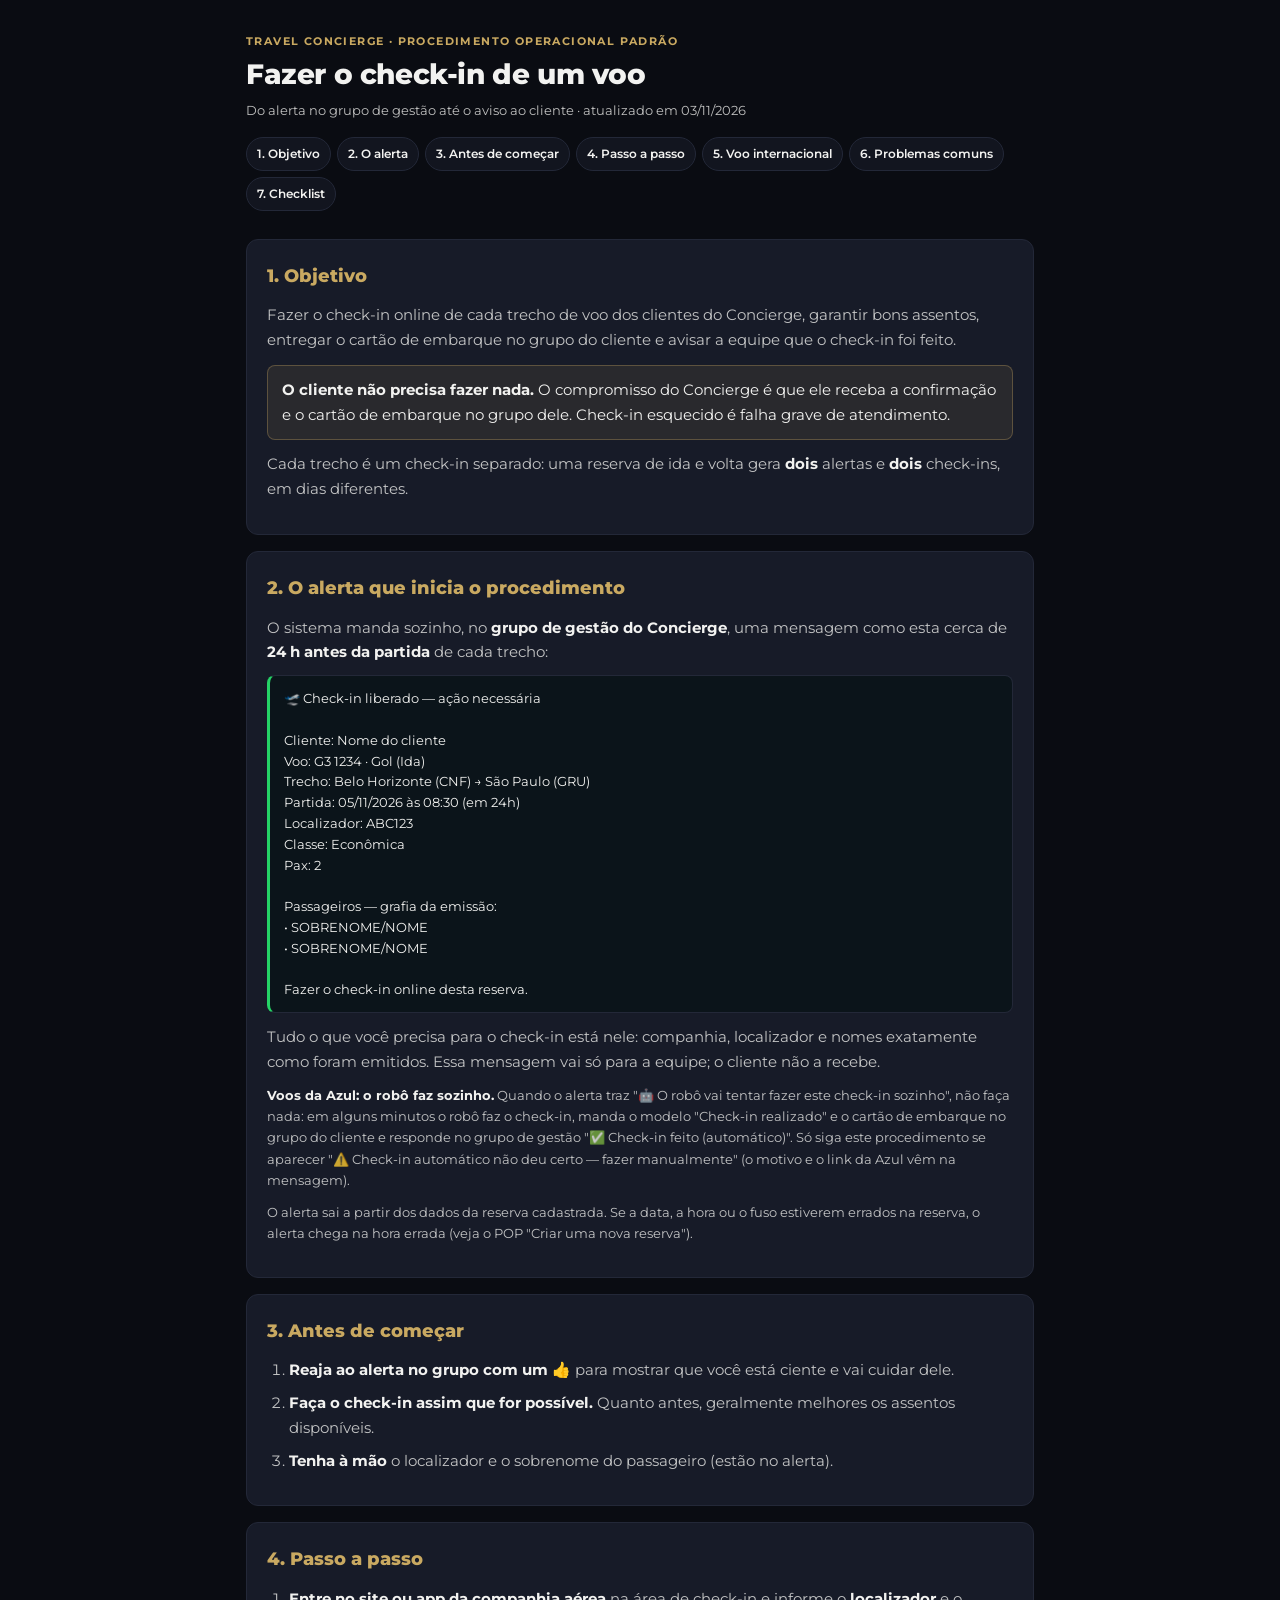
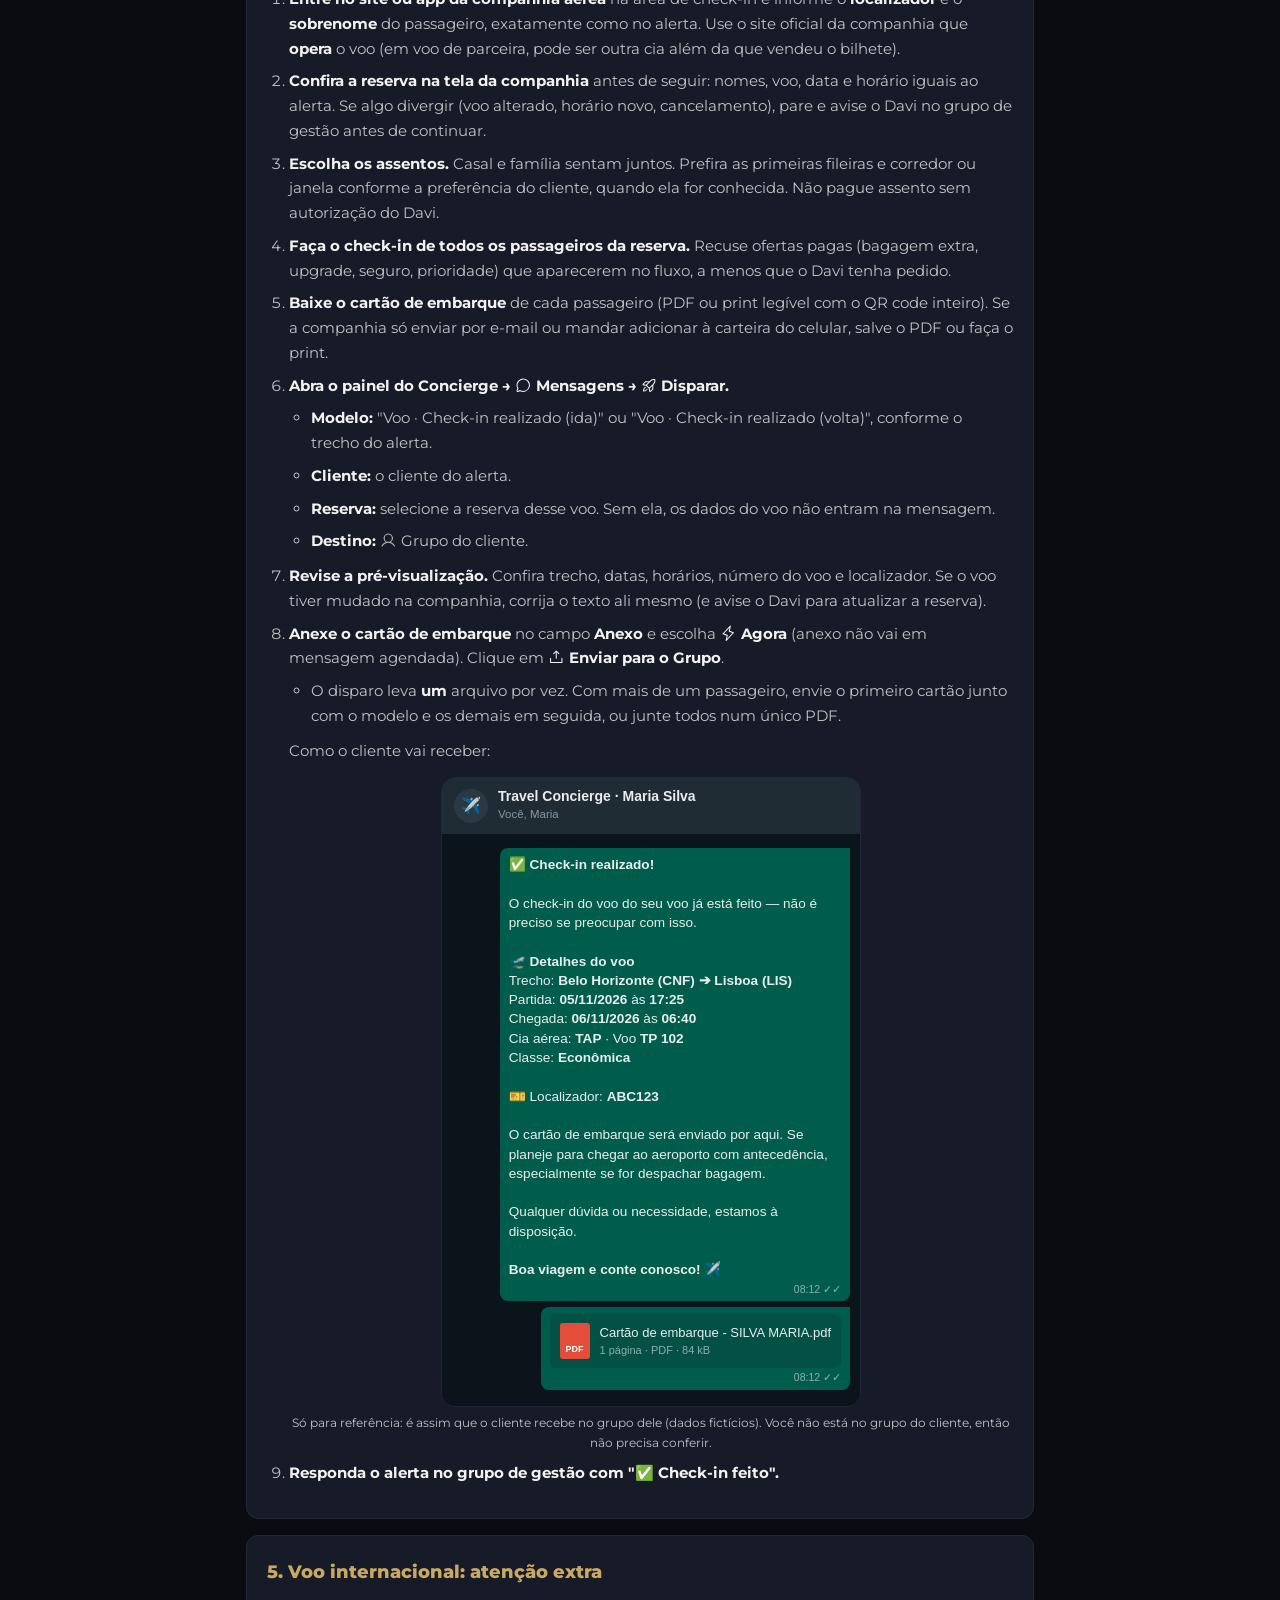
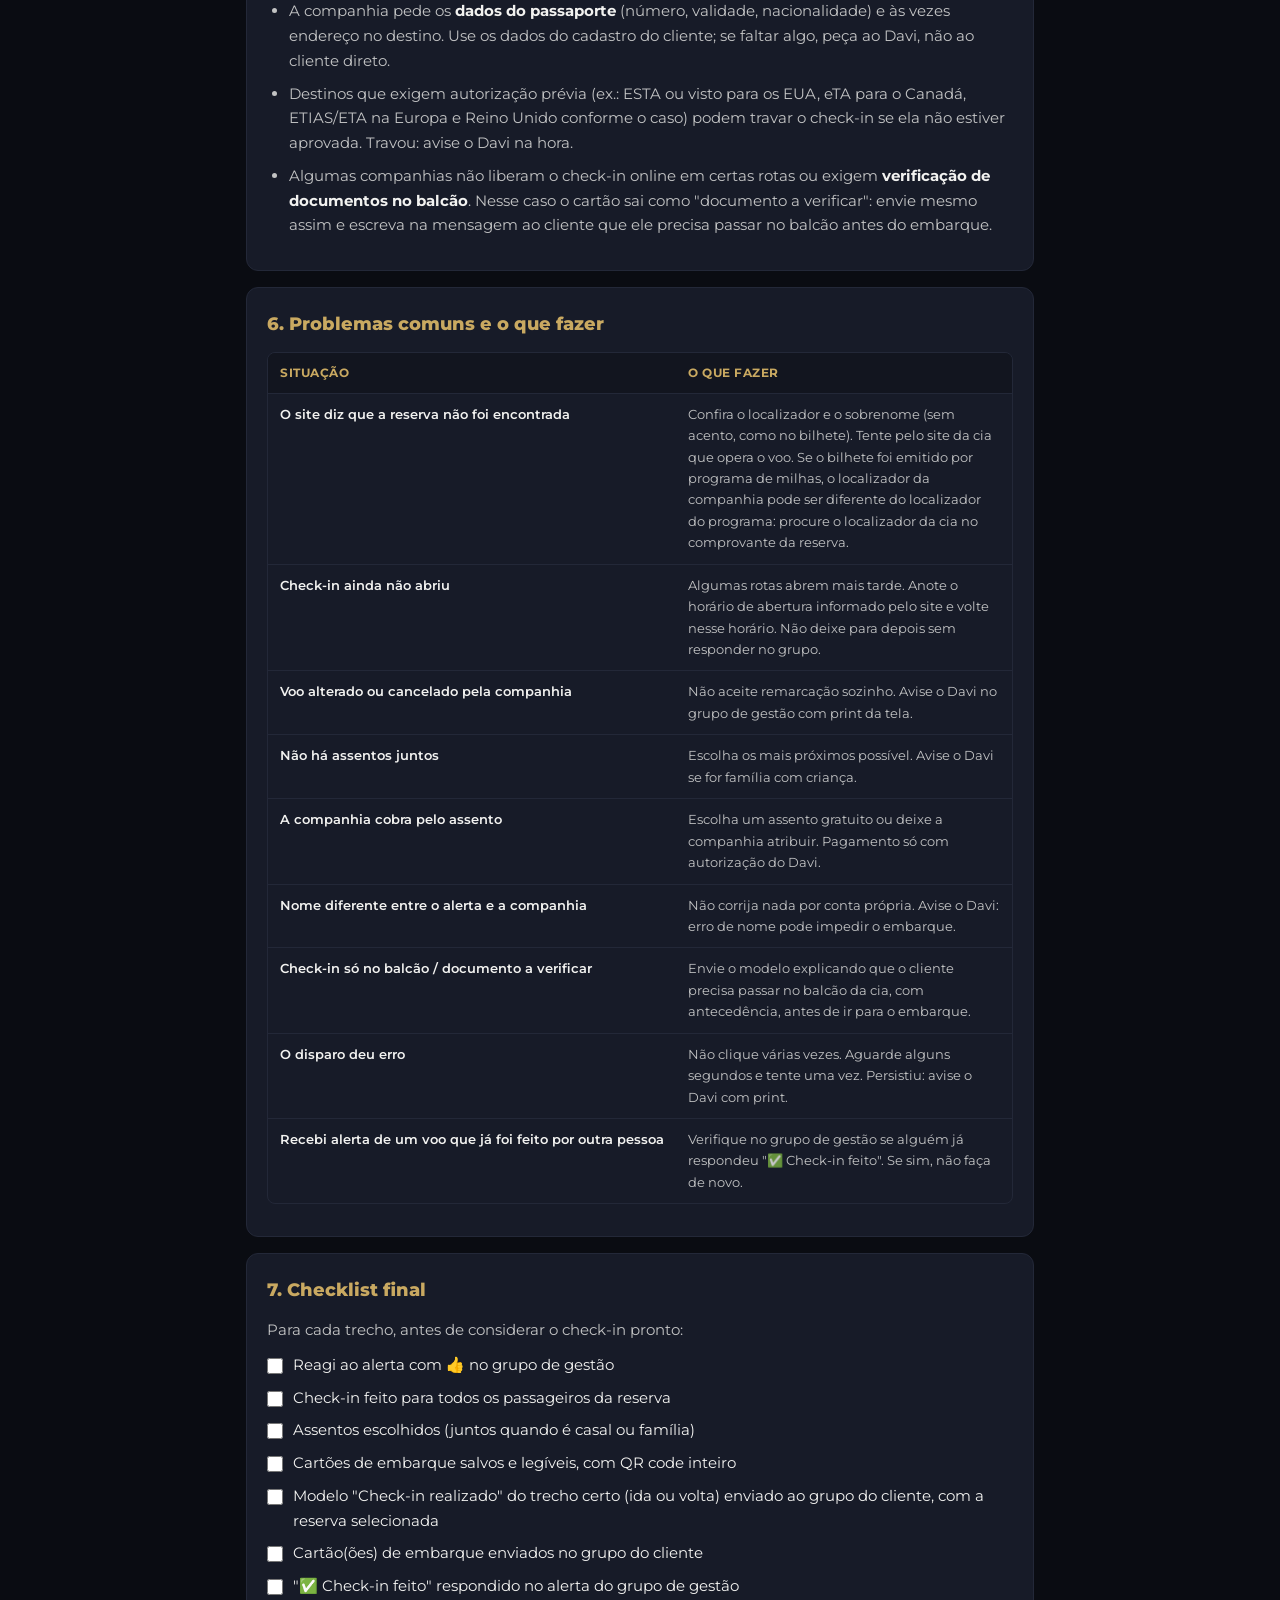
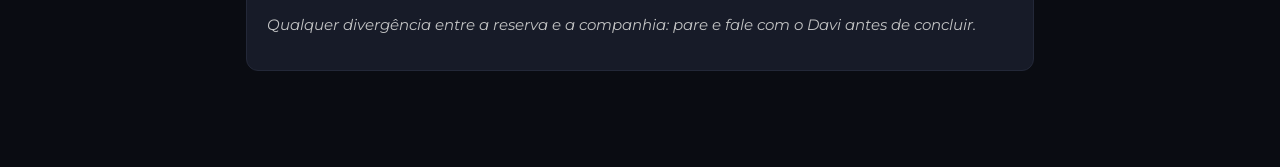
<file: pop-checkin-voo.html>
<!DOCTYPE html>
<html lang="pt-BR">
<head>
<meta charset="UTF-8"/>
<meta name="viewport" content="width=device-width, initial-scale=1"/>
<meta name="robots" content="noindex, nofollow"/>
<title>POP · Fazer o check-in de um voo — Travel Concierge</title>
<link rel="icon" type="image/png" href="[data-uri]"/>
<link href="https://fonts.googleapis.com/css2?family=Montserrat:wght@400;600;700;800&display=swap" rel="stylesheet"/>
<style>
*,*::before,*::after{box-sizing:border-box;margin:0;padding:0}
:root{--bg:#0a0c12;--surface:#12151f;--card:#171b28;--border:#232838;--text:#f2f2f0;--muted:rgba(242,242,240,.78);--gold:#c9a961;--gold-dim:rgba(201,169,97,.10);--gold-border:rgba(201,169,97,.32);--font:'Montserrat',sans-serif}
html,body{background:var(--bg);color:var(--text);font-family:var(--font);font-size:15px;line-height:1.65;-webkit-font-smoothing:antialiased}
.wrap{max-width:820px;margin:0 auto;padding:32px 16px 80px}
header{margin-bottom:28px}
.kicker{font-size:11px;font-weight:700;letter-spacing:1.4px;text-transform:uppercase;color:var(--gold);margin-bottom:8px}
h1{font-size:28px;font-weight:800;letter-spacing:-.4px;line-height:1.2;margin-bottom:8px}
.meta{font-size:13px;color:var(--muted)}
.toc{display:flex;flex-wrap:wrap;gap:6px;margin-top:16px}
.toc a{font-size:12px;font-weight:600;color:var(--text);text-decoration:none;padding:6px 10px;border:1px solid var(--border);border-radius:999px;background:var(--surface)}
.toc a:hover{border-color:var(--gold-border);color:var(--gold)}
section{background:var(--card);border:1px solid var(--border);border-radius:12px;padding:22px 20px;margin-bottom:16px;scroll-margin-top:16px}
h2{font-size:18px;font-weight:800;color:var(--gold);margin-bottom:12px}
p{margin-bottom:10px;color:var(--muted)} p b,li b{color:var(--text)}
ol,ul{padding-left:22px;margin-bottom:10px;color:var(--muted)} li{margin-bottom:8px} li ul{margin-top:8px}
code{font-size:13px;background:var(--surface);border:1px solid var(--border);border-radius:5px;padding:1px 6px;color:var(--text)}
.alert{background:var(--gold-dim);border:1px solid var(--gold-border);border-radius:8px;padding:12px 14px;margin:12px 0;color:var(--text)}
.note{font-size:13px}
.table-wrap{overflow-x:auto;margin:10px 0;border:1px solid var(--border);border-radius:8px}
table{border-collapse:collapse;width:100%;font-size:13px;min-width:560px}
th,td{text-align:left;vertical-align:top;padding:10px 12px;border-bottom:1px solid var(--border)}
th{background:var(--surface);color:var(--gold);font-weight:700;font-size:12px;text-transform:uppercase;letter-spacing:.5px}
td{color:var(--muted)} td:first-child{color:var(--text);font-weight:600;white-space:nowrap}
tr:last-child td{border-bottom:none}
ul.check{list-style:none;padding-left:0}
ul.check label{display:flex;gap:10px;align-items:flex-start;cursor:pointer;color:var(--text)}
ul.check input{margin-top:5px;accent-color:var(--gold);width:16px;height:16px;flex-shrink:0}
.foot{margin-top:14px}
@media (max-width:600px){h1{font-size:23px} section{padding:18px 14px} td:first-child{white-space:normal}}
@media print{html,body{background:#fff;color:#000} section{border-color:#ccc;background:#fff} p,li,td{color:#222} .toc{display:none}}
pre.msg{white-space:pre-wrap;font-family:var(--font);font-size:13px;line-height:1.6;background:#0b141a;border:1px solid var(--border);border-left:3px solid #25d366;border-radius:8px;padding:12px 14px;margin:10px 0 12px;color:var(--text)}
.wa{max-width:420px;margin:14px auto 6px;border-radius:14px;overflow:hidden;border:1px solid var(--border);background:#0b141a;font-family:-apple-system,'Segoe UI',Roboto,Helvetica,Arial,sans-serif}
.wa-top{display:flex;align-items:center;gap:10px;padding:10px 12px;background:#202c33;color:#e9edef}
.wa-av{width:34px;height:34px;border-radius:50%;background:#2a3942;display:flex;align-items:center;justify-content:center;font-size:16px;flex-shrink:0}
.wa-nome{font-size:14px;font-weight:600;line-height:1.2}.wa-sub{font-size:11.5px;color:#8696a0}
.wa-chat{padding:14px 10px 16px;display:flex;flex-direction:column;gap:6px;background:#0b141a}
.wa-b{align-self:flex-end;max-width:88%;background:#005c4b;color:#e9edef;border-radius:8px 0 8px 8px;padding:7px 9px 5px;font-size:13.6px;line-height:1.42;white-space:pre-wrap;word-wrap:break-word}
.wa-b b{font-weight:700;color:#e9edef}
.wa-h{display:block;text-align:right;font-size:10.5px;color:rgba(233,237,239,.6);margin-top:2px}
.wa-doc{display:flex;align-items:center;gap:10px;background:#025144;border-radius:6px;padding:9px 10px;white-space:normal}
.wa-pdf{width:30px;height:36px;border-radius:3px;background:#e44d3a;color:#fff;font-size:9px;font-weight:800;display:flex;align-items:flex-end;justify-content:center;padding-bottom:4px;flex-shrink:0}
.wa-dn{font-size:13px;color:#e9edef}.wa-dm{font-size:11px;color:rgba(233,237,239,.6)}
.wa-leg{text-align:center;font-size:12px;color:var(--muted);margin:4px 0 6px}
.ic{width:1.1em;height:1.1em;vertical-align:-0.17em;fill:currentColor;display:inline-block;flex-shrink:0}
</style>
</head>
<body>
<svg width="0" height="0" style="position:absolute;width:0;height:0;overflow:hidden" aria-hidden="true"><defs><symbol id="i-chat-circle" viewBox="0 0 256 256"><path d="M128,24A104,104,0,0,0,36.18,176.88L24.83,210.93a16,16,0,0,0,20.24,20.24l34.05-11.35A104,104,0,1,0,128,24Zm0,192a87.87,87.87,0,0,1-44.06-11.81,8,8,0,0,0-6.54-.67L40,216,52.47,178.6a8,8,0,0,0-.66-6.54A88,88,0,1,1,128,216Z"/></symbol><symbol id="i-lightning" viewBox="0 0 256 256"><path d="M215.79,118.17a8,8,0,0,0-5-5.66L153.18,90.9l14.66-73.33a8,8,0,0,0-13.69-7l-112,120a8,8,0,0,0,3,13l57.63,21.61L88.16,238.43a8,8,0,0,0,13.69,7l112-120A8,8,0,0,0,215.79,118.17ZM109.37,214l10.47-52.38a8,8,0,0,0-5-9.06L62,132.71l84.62-90.66L136.16,94.43a8,8,0,0,0,5,9.06l52.8,19.8Z"/></symbol><symbol id="i-rocket-launch" viewBox="0 0 256 256"><path d="M223.85,47.12a16,16,0,0,0-15-15c-12.58-.75-44.73.4-71.41,27.07L132.69,64H74.36A15.91,15.91,0,0,0,63,68.68L28.7,103a16,16,0,0,0,9.07,27.16l38.47,5.37,44.21,44.21,5.37,38.49a15.94,15.94,0,0,0,10.78,12.92,16.11,16.11,0,0,0,5.1.83A15.91,15.91,0,0,0,153,227.3L187.32,193A15.91,15.91,0,0,0,192,181.64V123.31l4.77-4.77C223.45,91.86,224.6,59.71,223.85,47.12ZM74.36,80h42.33L77.16,119.52,40,114.34Zm74.41-9.45a76.65,76.65,0,0,1,59.11-22.47,76.46,76.46,0,0,1-22.42,59.16L128,164.68,91.32,128ZM176,181.64,141.67,216l-5.19-37.17L176,139.31Zm-74.16,9.5C97.34,201,82.29,224,40,224a8,8,0,0,1-8-8c0-42.29,23-57.34,32.86-61.85a8,8,0,0,1,6.64,14.56c-6.43,2.93-20.62,12.36-23.12,38.91,26.55-2.5,36-16.69,38.91-23.12a8,8,0,1,1,14.56,6.64Z"/></symbol><symbol id="i-upload-simple" viewBox="0 0 256 256"><path d="M224,144v64a8,8,0,0,1-8,8H40a8,8,0,0,1-8-8V144a8,8,0,0,1,16,0v56H208V144a8,8,0,0,1,16,0ZM93.66,77.66,120,51.31V144a8,8,0,0,0,16,0V51.31l26.34,26.35a8,8,0,0,0,11.32-11.32l-40-40a8,8,0,0,0-11.32,0l-40,40A8,8,0,0,0,93.66,77.66Z"/></symbol><symbol id="i-user" viewBox="0 0 256 256"><path d="M230.92,212c-15.23-26.33-38.7-45.21-66.09-54.16a72,72,0,1,0-73.66,0C63.78,166.78,40.31,185.66,25.08,212a8,8,0,1,0,13.85,8c18.84-32.56,52.14-52,89.07-52s70.23,19.44,89.07,52a8,8,0,1,0,13.85-8ZM72,96a56,56,0,1,1,56,56A56.06,56.06,0,0,1,72,96Z"/></symbol></defs></svg>
<div class="wrap">
<header>
  <div class="kicker">Travel Concierge · Procedimento Operacional Padrão</div>
  <h1>Fazer o check-in de um voo</h1>
  <p class="meta">Do alerta no grupo de gestão até o aviso ao cliente · atualizado em 03/11/2026</p>
  <nav class="toc">
    <a href="#objetivo">1. Objetivo</a><a href="#gatilho">2. O alerta</a><a href="#antes">3. Antes de começar</a><a href="#passos">4. Passo a passo</a><a href="#internacional">5. Voo internacional</a><a href="#erros">6. Problemas comuns</a><a href="#checklist">7. Checklist</a>
  </nav>
</header>

<section id="objetivo">
<h2>1. Objetivo</h2>
<p>Fazer o check-in online de cada trecho de voo dos clientes do Concierge, garantir bons assentos, entregar o cartão de embarque no grupo do cliente e avisar a equipe que o check-in foi feito.</p>
<div class="alert"><b>O cliente não precisa fazer nada.</b> O compromisso do Concierge é que ele receba a confirmação e o cartão de embarque no grupo dele. Check-in esquecido é falha grave de atendimento.</div>
<p>Cada trecho é um check-in separado: uma reserva de ida e volta gera <b>dois</b> alertas e <b>dois</b> check-ins, em dias diferentes.</p>
</section>

<section id="gatilho">
<h2>2. O alerta que inicia o procedimento</h2>
<p>O sistema manda sozinho, no <b>grupo de gestão do Concierge</b>, uma mensagem como esta cerca de <b>24 h antes da partida</b> de cada trecho:</p>
<pre class="msg">🛫 Check-in liberado — ação necessária

Cliente: Nome do cliente
Voo: G3 1234 · Gol (Ida)
Trecho: Belo Horizonte (CNF) → São Paulo (GRU)
Partida: 05/11/2026 às 08:30 (em 24h)
Localizador: ABC123
Classe: Econômica
Pax: 2

Passageiros — grafia da emissão:
• SOBRENOME/NOME
• SOBRENOME/NOME

Fazer o check-in online desta reserva.</pre>
<p>Tudo o que você precisa para o check-in está nele: companhia, localizador e nomes exatamente como foram emitidos. Essa mensagem vai só para a equipe; o cliente não a recebe.</p>
<p class="note"><b>Voos da Azul: o robô faz sozinho.</b> Quando o alerta traz "🤖 O robô vai tentar fazer este check-in sozinho", não faça nada: em alguns minutos o robô faz o check-in, manda o modelo "Check-in realizado" e o cartão de embarque no grupo do cliente e responde no grupo de gestão "✅ Check-in feito (automático)". Só siga este procedimento se aparecer "⚠️ Check-in automático não deu certo — fazer manualmente" (o motivo e o link da Azul vêm na mensagem).</p>
<p class="note">O alerta sai a partir dos dados da reserva cadastrada. Se a data, a hora ou o fuso estiverem errados na reserva, o alerta chega na hora errada (veja o POP "Criar uma nova reserva").</p>
</section>

<section id="antes">
<h2>3. Antes de começar</h2>
<ol>
<li><b>Reaja ao alerta no grupo com um 👍</b> para mostrar que você está ciente e vai cuidar dele.</li>
<li><b>Faça o check-in assim que for possível.</b> Quanto antes, geralmente melhores os assentos disponíveis.</li>
<li><b>Tenha à mão</b> o localizador e o sobrenome do passageiro (estão no alerta).</li>
</ol>
</section>

<section id="passos">
<h2>4. Passo a passo</h2>
<ol class="steps">
<li><b>Entre no site ou app da companhia aérea</b> na área de check-in e informe o <b>localizador</b> e o <b>sobrenome</b> do passageiro, exatamente como no alerta. Use o site oficial da companhia que <b>opera</b> o voo (em voo de parceira, pode ser outra cia além da que vendeu o bilhete).</li>
<li><b>Confira a reserva na tela da companhia</b> antes de seguir: nomes, voo, data e horário iguais ao alerta. Se algo divergir (voo alterado, horário novo, cancelamento), pare e avise o Davi no grupo de gestão antes de continuar.</li>
<li><b>Escolha os assentos.</b> Casal e família sentam juntos. Prefira as primeiras fileiras e corredor ou janela conforme a preferência do cliente, quando ela for conhecida. Não pague assento sem autorização do Davi.</li>
<li><b>Faça o check-in de todos os passageiros da reserva.</b> Recuse ofertas pagas (bagagem extra, upgrade, seguro, prioridade) que aparecerem no fluxo, a menos que o Davi tenha pedido.</li>
<li><b>Baixe o cartão de embarque</b> de cada passageiro (PDF ou print legível com o QR code inteiro). Se a companhia só enviar por e-mail ou mandar adicionar à carteira do celular, salve o PDF ou faça o print.</li>
<li><b>Abra o painel do Concierge → <svg class="ic" aria-hidden="true"><use href="#i-chat-circle"/></svg> Mensagens → <svg class="ic" aria-hidden="true"><use href="#i-rocket-launch"/></svg> Disparar.</b>
  <ul>
  <li><b>Modelo:</b> "Voo · Check-in realizado (ida)" ou "Voo · Check-in realizado (volta)", conforme o trecho do alerta.</li>
  <li><b>Cliente:</b> o cliente do alerta.</li>
  <li><b>Reserva:</b> selecione a reserva desse voo. Sem ela, os dados do voo não entram na mensagem.</li>
  <li><b>Destino:</b> <svg class="ic" aria-hidden="true"><use href="#i-user"/></svg> Grupo do cliente.</li>
  </ul></li>
<li><b>Revise a pré-visualização.</b> Confira trecho, datas, horários, número do voo e localizador. Se o voo tiver mudado na companhia, corrija o texto ali mesmo (e avise o Davi para atualizar a reserva).</li>
<li><b>Anexe o cartão de embarque</b> no campo <b>Anexo</b> e escolha <b><svg class="ic" aria-hidden="true"><use href="#i-lightning"/></svg> Agora</b> (anexo não vai em mensagem agendada). Clique em <b><svg class="ic" aria-hidden="true"><use href="#i-upload-simple"/></svg> Enviar para o Grupo</b>.
  <ul>
  <li>O disparo leva <b>um</b> arquivo por vez. Com mais de um passageiro, envie o primeiro cartão junto com o modelo e os demais em seguida, ou junte todos num único PDF.</li>
  </ul>
  Como o cliente vai receber:
  <div class="wa" role="img" aria-label="Exemplo da mensagem de check-in realizado no grupo do cliente">
    <div class="wa-top"><div class="wa-av">✈️</div><div><div class="wa-nome">Travel Concierge · Maria Silva</div><div class="wa-sub">Você, Maria</div></div></div>
    <div class="wa-chat">
      <div class="wa-b"><b>✅ Check-in realizado!</b>

O check-in do voo do seu voo já está feito — não é preciso se preocupar com isso.

🛫 <b>Detalhes do voo</b>
Trecho: <b>Belo Horizonte (CNF) ➔ Lisboa (LIS)</b>
Partida: <b>05/11/2026</b> às <b>17:25</b>
Chegada: <b>06/11/2026</b> às <b>06:40</b>
Cia aérea: <b>TAP</b> · Voo <b>TP 102</b>
Classe: <b>Econômica</b>

🎫 Localizador: <b>ABC123</b>

O cartão de embarque será enviado por aqui. Se planeje para chegar ao aeroporto com antecedência, especialmente se for despachar bagagem.

Qualquer dúvida ou necessidade, estamos à disposição.

<b>Boa viagem e conte conosco!</b> ✈️<span class="wa-h">08:12 ✓✓</span></div>
      <div class="wa-b"><div class="wa-doc"><div class="wa-pdf">PDF</div><div><div class="wa-dn">Cartão de embarque - SILVA MARIA.pdf</div><div class="wa-dm">1 página · PDF · 84 kB</div></div></div><span class="wa-h">08:12 ✓✓</span></div>
    </div>
  </div>
  <p class="wa-leg">Só para referência: é assim que o cliente recebe no grupo dele (dados fictícios). Você não está no grupo do cliente, então não precisa conferir.</p></li>
<li><b>Responda o alerta no grupo de gestão com "✅ Check-in feito".</b></li>
</ol>
</section>

<section id="internacional">
<h2>5. Voo internacional: atenção extra</h2>
<ul>
<li>A companhia pede os <b>dados do passaporte</b> (número, validade, nacionalidade) e às vezes endereço no destino. Use os dados do cadastro do cliente; se faltar algo, peça ao Davi, não ao cliente direto.</li>
<li>Destinos que exigem autorização prévia (ex.: ESTA ou visto para os EUA, eTA para o Canadá, ETIAS/ETA na Europa e Reino Unido conforme o caso) podem travar o check-in se ela não estiver aprovada. Travou: avise o Davi na hora.</li>
<li>Algumas companhias não liberam o check-in online em certas rotas ou exigem <b>verificação de documentos no balcão</b>. Nesse caso o cartão sai como "documento a verificar": envie mesmo assim e escreva na mensagem ao cliente que ele precisa passar no balcão antes do embarque.</li>
</ul>
</section>

<section id="erros">
<h2>6. Problemas comuns e o que fazer</h2>
<div class="table-wrap"><table>
<thead><tr><th>Situação</th><th>O que fazer</th></tr></thead>
<tbody>
<tr><td>O site diz que a reserva não foi encontrada</td><td>Confira o localizador e o sobrenome (sem acento, como no bilhete). Tente pelo site da cia que opera o voo. Se o bilhete foi emitido por programa de milhas, o localizador da companhia pode ser diferente do localizador do programa: procure o localizador da cia no comprovante da reserva.</td></tr>
<tr><td>Check-in ainda não abriu</td><td>Algumas rotas abrem mais tarde. Anote o horário de abertura informado pelo site e volte nesse horário. Não deixe para depois sem responder no grupo.</td></tr>
<tr><td>Voo alterado ou cancelado pela companhia</td><td>Não aceite remarcação sozinho. Avise o Davi no grupo de gestão com print da tela.</td></tr>
<tr><td>Não há assentos juntos</td><td>Escolha os mais próximos possível. Avise o Davi se for família com criança.</td></tr>
<tr><td>A companhia cobra pelo assento</td><td>Escolha um assento gratuito ou deixe a companhia atribuir. Pagamento só com autorização do Davi.</td></tr>
<tr><td>Nome diferente entre o alerta e a companhia</td><td>Não corrija nada por conta própria. Avise o Davi: erro de nome pode impedir o embarque.</td></tr>
<tr><td>Check-in só no balcão / documento a verificar</td><td>Envie o modelo explicando que o cliente precisa passar no balcão da cia, com antecedência, antes de ir para o embarque.</td></tr>
<tr><td>O disparo deu erro</td><td>Não clique várias vezes. Aguarde alguns segundos e tente uma vez. Persistiu: avise o Davi com print.</td></tr>
<tr><td>Recebi alerta de um voo que já foi feito por outra pessoa</td><td>Verifique no grupo de gestão se alguém já respondeu "✅ Check-in feito". Se sim, não faça de novo.</td></tr>
</tbody></table></div>
</section>

<section id="checklist">
<h2>7. Checklist final</h2>
<p>Para cada trecho, antes de considerar o check-in pronto:</p>
<ul class="check">
<li><label><input type="checkbox"> Reagi ao alerta com 👍 no grupo de gestão</label></li>
<li><label><input type="checkbox"> Check-in feito para todos os passageiros da reserva</label></li>
<li><label><input type="checkbox"> Assentos escolhidos (juntos quando é casal ou família)</label></li>
<li><label><input type="checkbox"> Cartões de embarque salvos e legíveis, com QR code inteiro</label></li>
<li><label><input type="checkbox"> Modelo "Check-in realizado" do trecho certo (ida ou volta) enviado ao grupo do cliente, com a reserva selecionada</label></li>
<li><label><input type="checkbox"> Cartão(ões) de embarque enviados no grupo do cliente</label></li>
<li><label><input type="checkbox"> "✅ Check-in feito" respondido no alerta do grupo de gestão</label></li>
</ul>
<p class="foot"><i>Qualquer divergência entre a reserva e a companhia: pare e fale com o Davi antes de concluir.</i></p>
</section>
</div>
</body>
</html>
</file>
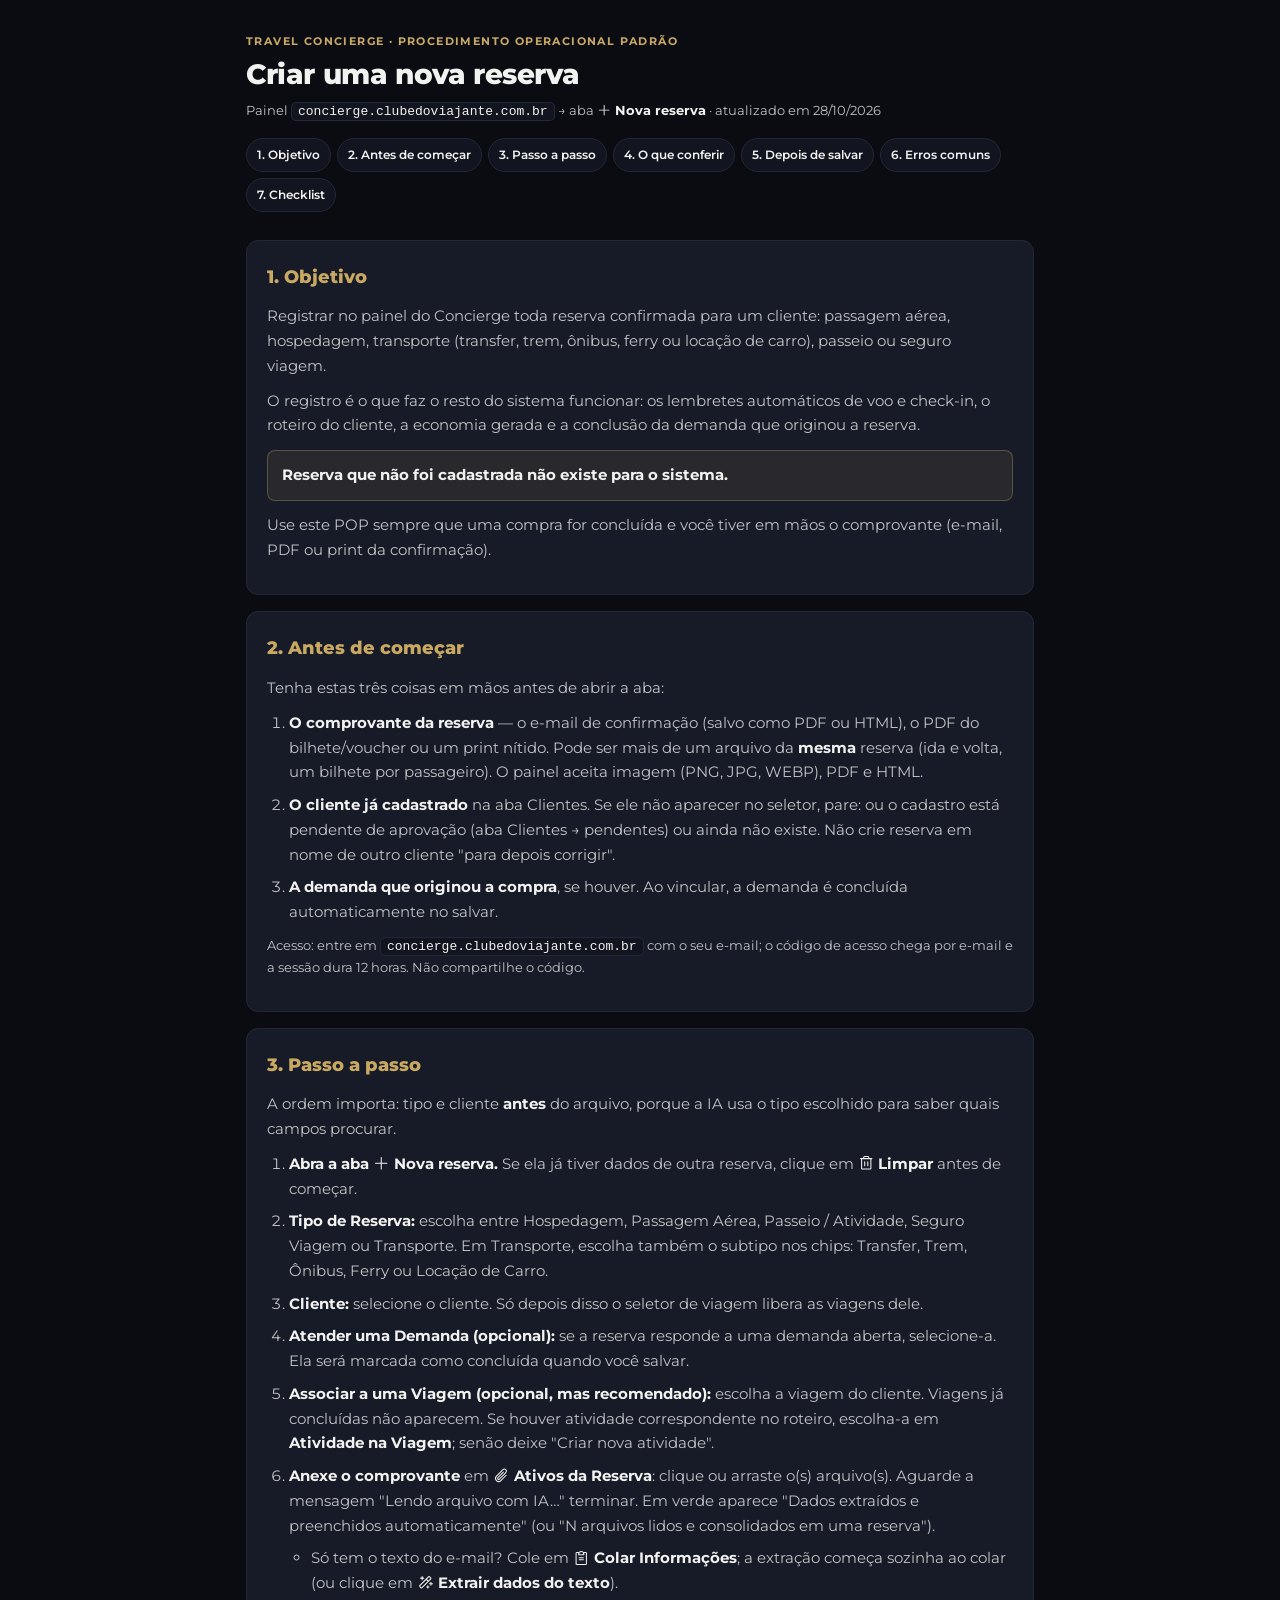
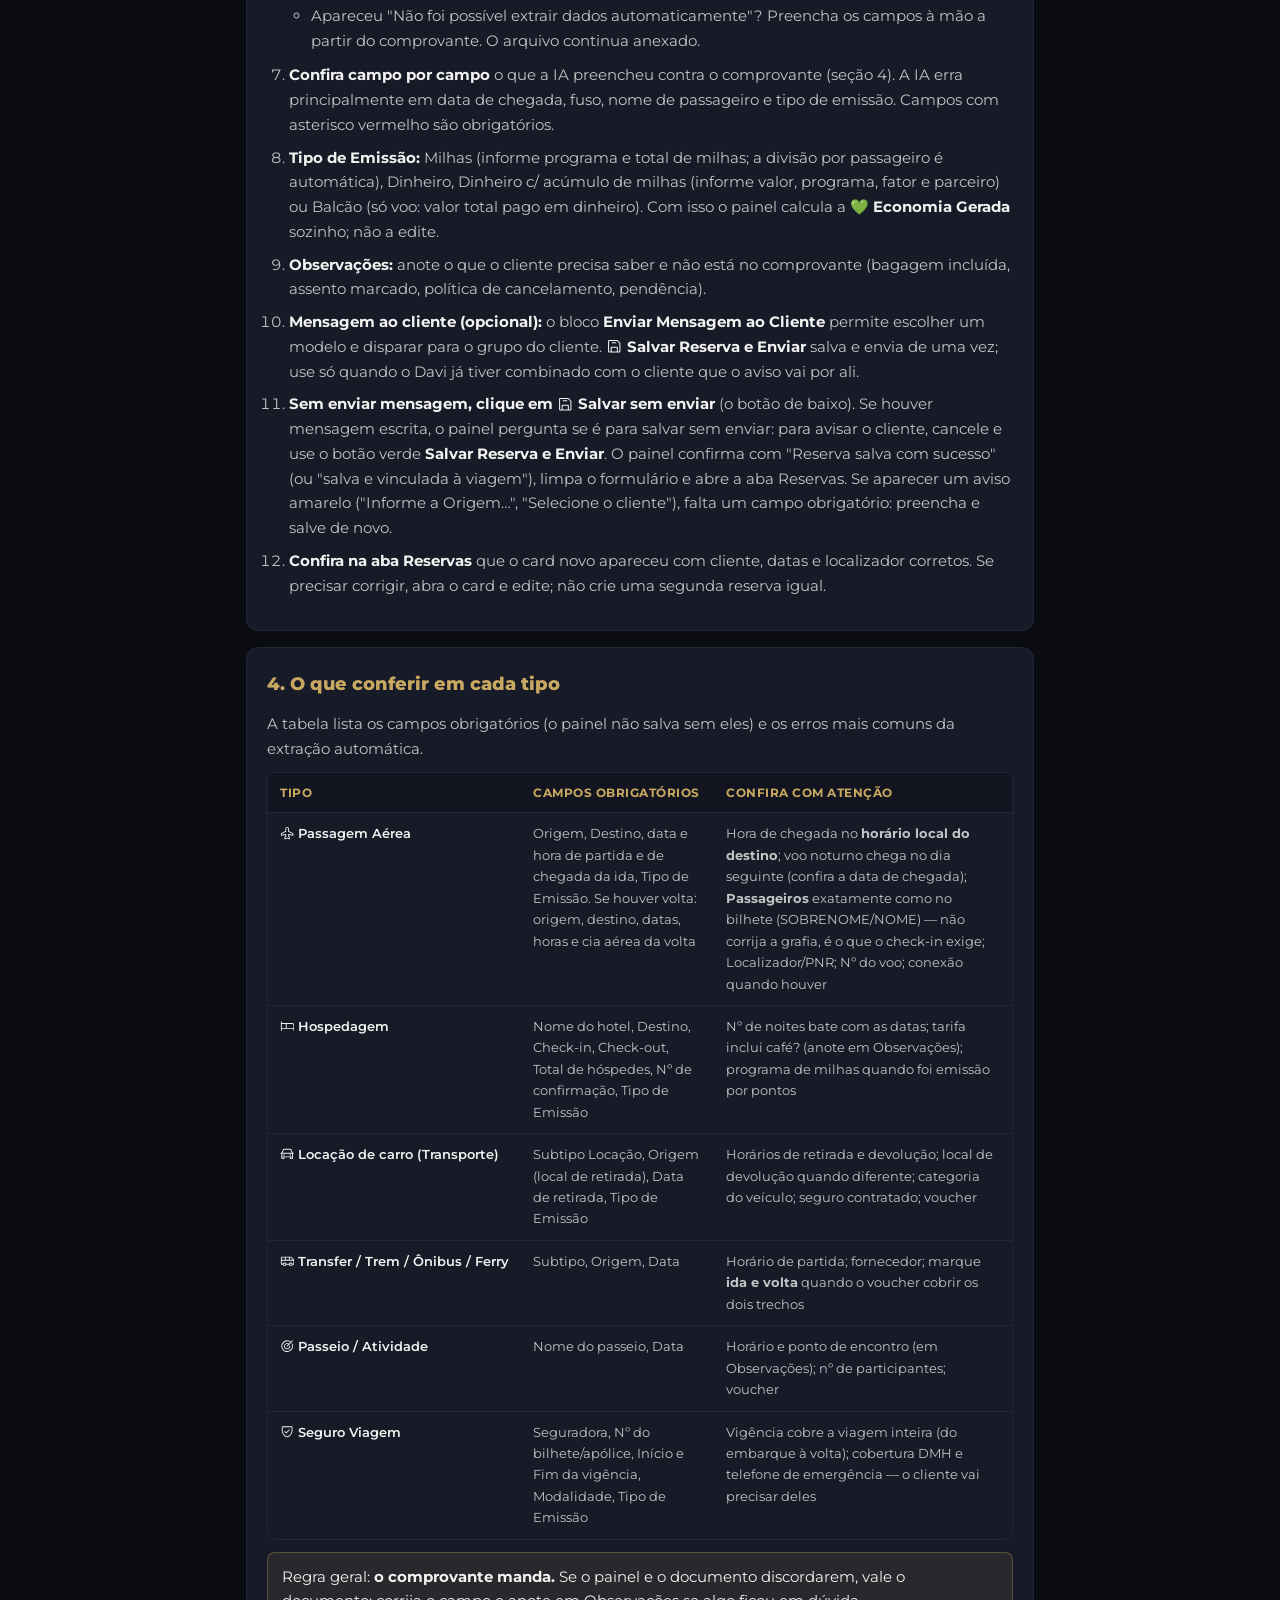
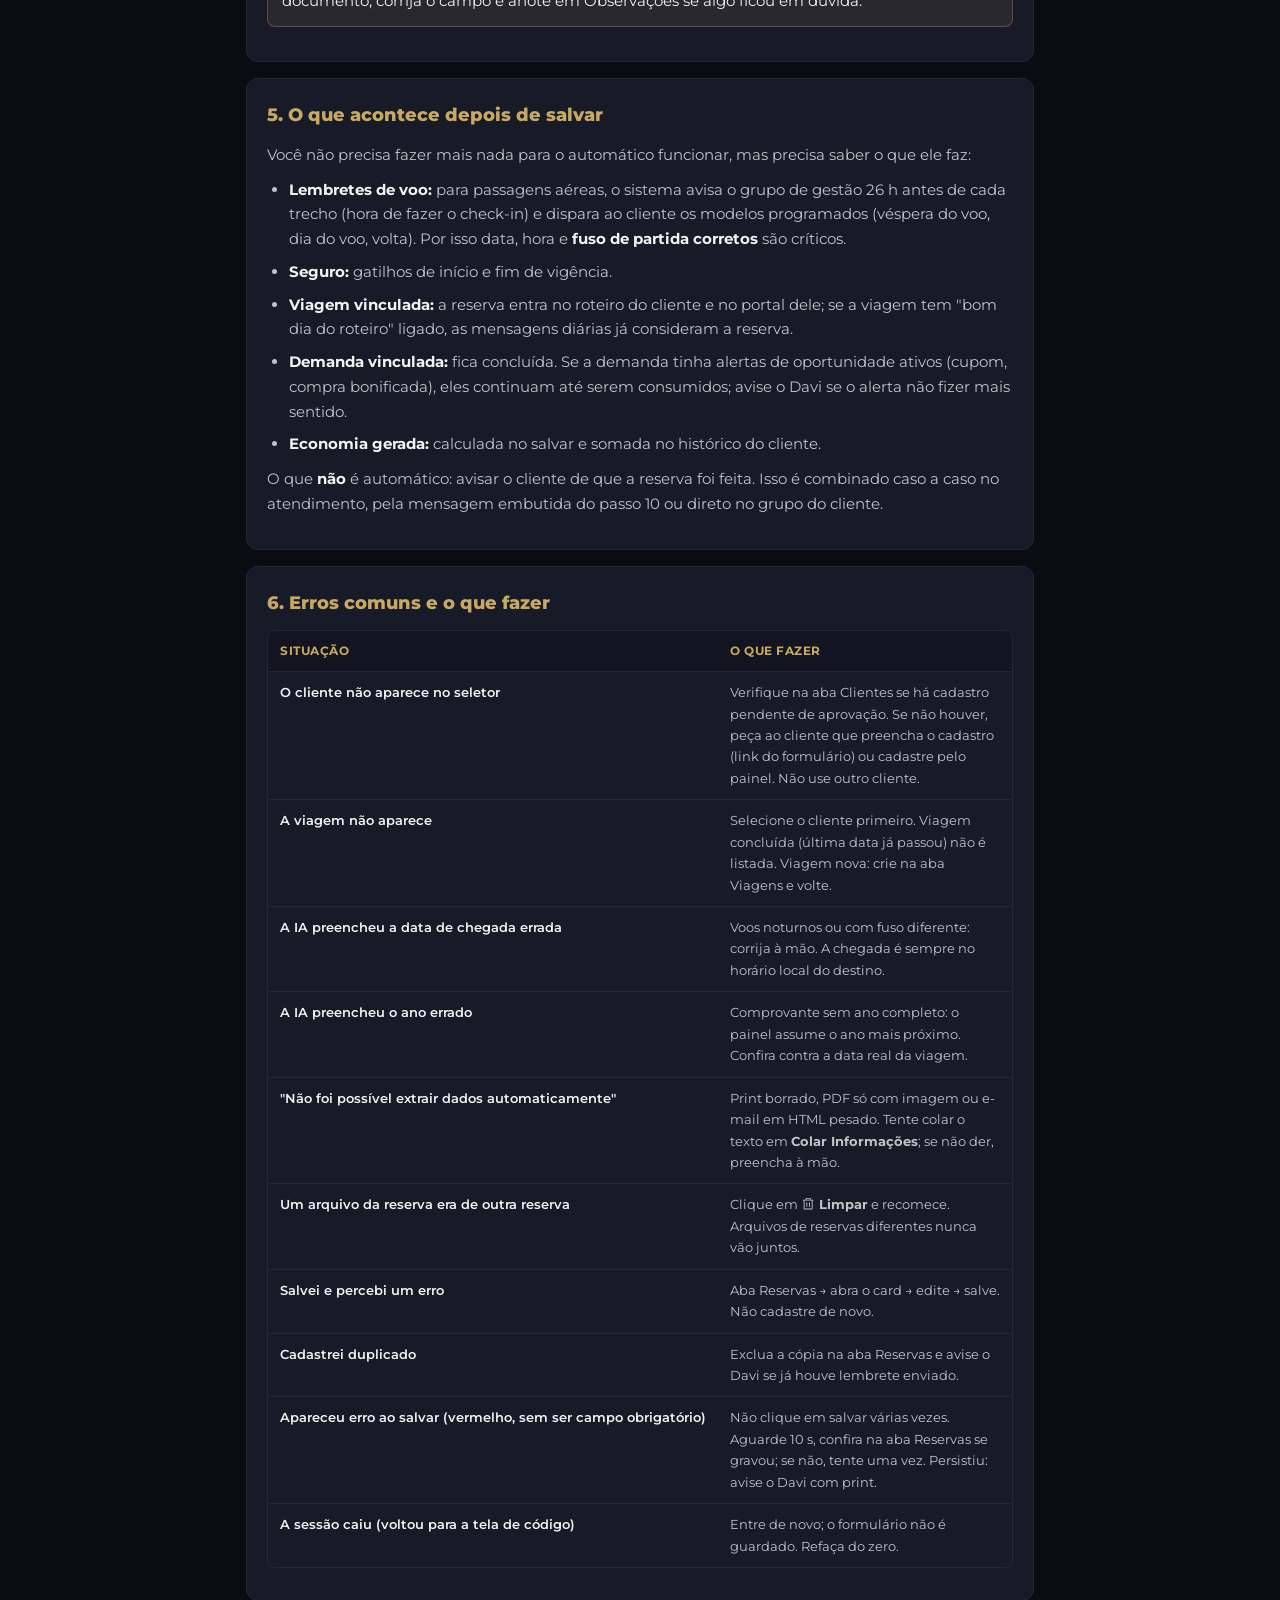
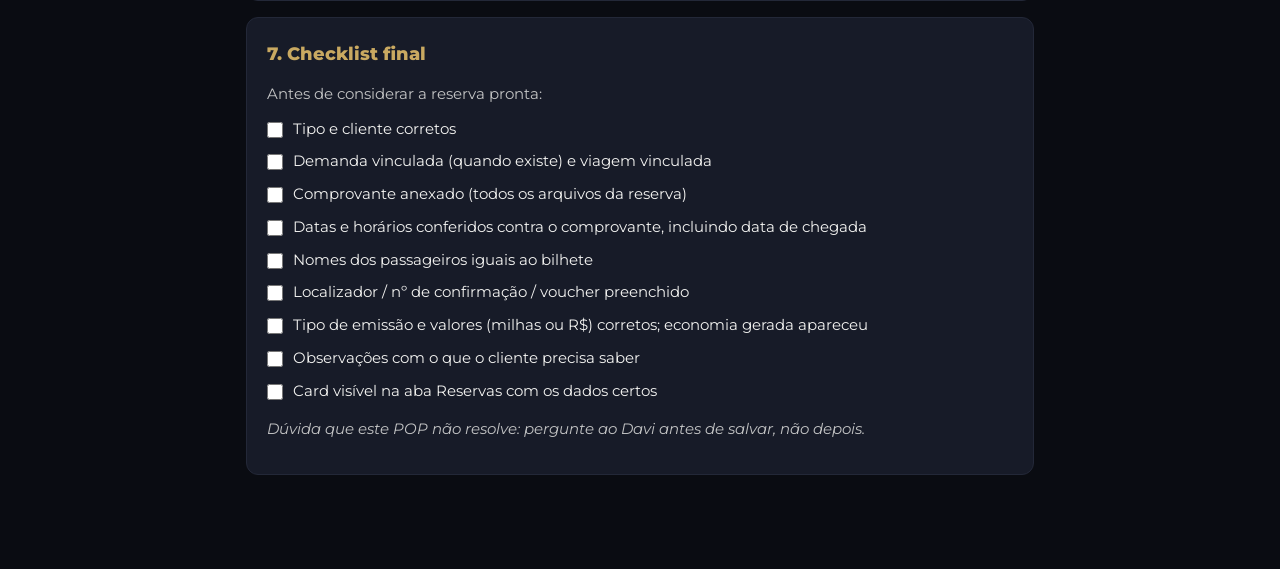
<file: pop-nova-reserva.html>
<!DOCTYPE html>
<html lang="pt-BR">
<head>
<meta charset="UTF-8"/>
<meta name="viewport" content="width=device-width, initial-scale=1"/>
<meta name="robots" content="noindex, nofollow"/>
<title>POP · Criar uma nova reserva — Travel Concierge</title>
<link rel="icon" type="image/png" href="[data-uri]"/>
<link href="https://fonts.googleapis.com/css2?family=Montserrat:wght@400;600;700;800&display=swap" rel="stylesheet"/>
<style>
*,*::before,*::after{box-sizing:border-box;margin:0;padding:0}
:root{--bg:#0a0c12;--surface:#12151f;--card:#171b28;--border:#232838;--text:#f2f2f0;--muted:rgba(242,242,240,.78);--gold:#c9a961;--gold-dim:rgba(201,169,97,.10);--gold-border:rgba(201,169,97,.32);--font:'Montserrat',sans-serif}
html,body{background:var(--bg);color:var(--text);font-family:var(--font);font-size:15px;line-height:1.65;-webkit-font-smoothing:antialiased}
.wrap{max-width:820px;margin:0 auto;padding:32px 16px 80px}
header{margin-bottom:28px}
.kicker{font-size:11px;font-weight:700;letter-spacing:1.4px;text-transform:uppercase;color:var(--gold);margin-bottom:8px}
h1{font-size:28px;font-weight:800;letter-spacing:-.4px;line-height:1.2;margin-bottom:8px}
.meta{font-size:13px;color:var(--muted)}
.toc{display:flex;flex-wrap:wrap;gap:6px;margin-top:16px}
.toc a{font-size:12px;font-weight:600;color:var(--text);text-decoration:none;padding:6px 10px;border:1px solid var(--border);border-radius:999px;background:var(--surface)}
.toc a:hover{border-color:var(--gold-border);color:var(--gold)}
section{background:var(--card);border:1px solid var(--border);border-radius:12px;padding:22px 20px;margin-bottom:16px;scroll-margin-top:16px}
h2{font-size:18px;font-weight:800;color:var(--gold);margin-bottom:12px}
p{margin-bottom:10px;color:var(--muted)} p b,li b{color:var(--text)}
ol,ul{padding-left:22px;margin-bottom:10px;color:var(--muted)} li{margin-bottom:8px} li ul{margin-top:8px}
code{font-size:13px;background:var(--surface);border:1px solid var(--border);border-radius:5px;padding:1px 6px;color:var(--text)}
.alert{background:var(--gold-dim);border:1px solid var(--gold-border);border-radius:8px;padding:12px 14px;margin:12px 0;color:var(--text)}
.note{font-size:13px}
.table-wrap{overflow-x:auto;margin:10px 0;border:1px solid var(--border);border-radius:8px}
table{border-collapse:collapse;width:100%;font-size:13px;min-width:560px}
th,td{text-align:left;vertical-align:top;padding:10px 12px;border-bottom:1px solid var(--border)}
th{background:var(--surface);color:var(--gold);font-weight:700;font-size:12px;text-transform:uppercase;letter-spacing:.5px}
td{color:var(--muted)} td:first-child{color:var(--text);font-weight:600;white-space:nowrap}
tr:last-child td{border-bottom:none}
ul.check{list-style:none;padding-left:0}
ul.check label{display:flex;gap:10px;align-items:flex-start;cursor:pointer;color:var(--text)}
ul.check input{margin-top:5px;accent-color:var(--gold);width:16px;height:16px;flex-shrink:0}
.foot{margin-top:14px}
@media (max-width:600px){h1{font-size:23px} section{padding:18px 14px} td:first-child{white-space:normal}}
@media print{html,body{background:#fff;color:#000} section{border-color:#ccc;background:#fff} p,li,td{color:#222} .toc{display:none}}
.ic{width:1.1em;height:1.1em;vertical-align:-0.17em;fill:currentColor;display:inline-block;flex-shrink:0}
</style>
</head>
<body>
<svg width="0" height="0" style="position:absolute;width:0;height:0;overflow:hidden" aria-hidden="true"><defs><symbol id="i-airplane" viewBox="0 0 256 256"><path d="M235.58,128.84,160,91.06V48a32,32,0,0,0-64,0V91.06L20.42,128.84A8,8,0,0,0,16,136v32a8,8,0,0,0,9.57,7.84L96,161.76v18.93L82.34,194.34A8,8,0,0,0,80,200v32a8,8,0,0,0,11,7.43l37-14.81,37,14.81A8,8,0,0,0,176,232V200a8,8,0,0,0-2.34-5.66L160,180.69V161.76l70.43,14.08A8,8,0,0,0,240,168V136A8,8,0,0,0,235.58,128.84ZM224,158.24l-70.43-14.08A8,8,0,0,0,144,152v32a8,8,0,0,0,2.34,5.66L160,203.31v16.87l-29-11.61a8,8,0,0,0-5.94,0L96,220.18V203.31l13.66-13.65A8,8,0,0,0,112,184V152a8,8,0,0,0-9.57-7.84L32,158.24v-17.3l75.58-37.78A8,8,0,0,0,112,96V48a16,16,0,0,1,32,0V96a8,8,0,0,0,4.42,7.16L224,140.94Z"/></symbol><symbol id="i-bed" viewBox="0 0 256 256"><path d="M216,72H32V48a8,8,0,0,0-16,0V208a8,8,0,0,0,16,0V176H240v32a8,8,0,0,0,16,0V112A40,40,0,0,0,216,72ZM32,88h72v72H32Zm88,72V88h96a24,24,0,0,1,24,24v48Z"/></symbol><symbol id="i-car" viewBox="0 0 256 256"><path d="M240,104H229.2L201.42,41.5A16,16,0,0,0,186.8,32H69.2a16,16,0,0,0-14.62,9.5L26.8,104H16a8,8,0,0,0,0,16h8v80a16,16,0,0,0,16,16H64a16,16,0,0,0,16-16V184h96v16a16,16,0,0,0,16,16h24a16,16,0,0,0,16-16V120h8a8,8,0,0,0,0-16ZM69.2,48H186.8l24.89,56H44.31ZM64,200H40V184H64Zm128,0V184h24v16Zm24-32H40V120H216ZM56,144a8,8,0,0,1,8-8H80a8,8,0,0,1,0,16H64A8,8,0,0,1,56,144Zm112,0a8,8,0,0,1,8-8h16a8,8,0,0,1,0,16H176A8,8,0,0,1,168,144Z"/></symbol><symbol id="i-clipboard-text" viewBox="0 0 256 256"><path d="M168,152a8,8,0,0,1-8,8H96a8,8,0,0,1,0-16h64A8,8,0,0,1,168,152Zm-8-40H96a8,8,0,0,0,0,16h64a8,8,0,0,0,0-16Zm56-64V216a16,16,0,0,1-16,16H56a16,16,0,0,1-16-16V48A16,16,0,0,1,56,32H92.26a47.92,47.92,0,0,1,71.48,0H200A16,16,0,0,1,216,48ZM96,64h64a32,32,0,0,0-64,0ZM200,48H173.25A47.93,47.93,0,0,1,176,64v8a8,8,0,0,1-8,8H88a8,8,0,0,1-8-8V64a47.93,47.93,0,0,1,2.75-16H56V216H200Z"/></symbol><symbol id="i-floppy-disk" viewBox="0 0 256 256"><path d="M219.31,72,184,36.69A15.86,15.86,0,0,0,172.69,32H48A16,16,0,0,0,32,48V208a16,16,0,0,0,16,16H208a16,16,0,0,0,16-16V83.31A15.86,15.86,0,0,0,219.31,72ZM168,208H88V152h80Zm40,0H184V152a16,16,0,0,0-16-16H88a16,16,0,0,0-16,16v56H48V48H172.69L208,83.31ZM160,72a8,8,0,0,1-8,8H96a8,8,0,0,1,0-16h56A8,8,0,0,1,160,72Z"/></symbol><symbol id="i-magic-wand" viewBox="0 0 256 256"><path d="M48,64a8,8,0,0,1,8-8H72V40a8,8,0,0,1,16,0V56h16a8,8,0,0,1,0,16H88V88a8,8,0,0,1-16,0V72H56A8,8,0,0,1,48,64ZM184,192h-8v-8a8,8,0,0,0-16,0v8h-8a8,8,0,0,0,0,16h8v8a8,8,0,0,0,16,0v-8h8a8,8,0,0,0,0-16Zm56-48H224V128a8,8,0,0,0-16,0v16H192a8,8,0,0,0,0,16h16v16a8,8,0,0,0,16,0V160h16a8,8,0,0,0,0-16ZM219.31,80,80,219.31a16,16,0,0,1-22.62,0L36.68,198.63a16,16,0,0,1,0-22.63L176,36.69a16,16,0,0,1,22.63,0l20.68,20.68A16,16,0,0,1,219.31,80Zm-54.63,32L144,91.31l-96,96L68.68,208ZM208,68.69,187.31,48l-32,32L176,100.69Z"/></symbol><symbol id="i-paperclip" viewBox="0 0 256 256"><path d="M209.66,122.34a8,8,0,0,1,0,11.32l-82.05,82a56,56,0,0,1-79.2-79.21L147.67,35.73a40,40,0,1,1,56.61,56.55L105,193A24,24,0,1,1,71,159L154.3,74.38A8,8,0,1,1,165.7,85.6L82.39,170.31a8,8,0,1,0,11.27,11.36L192.93,81A24,24,0,1,0,159,47L59.76,147.68a40,40,0,1,0,56.53,56.62l82.06-82A8,8,0,0,1,209.66,122.34Z"/></symbol><symbol id="i-plus" viewBox="0 0 256 256"><path d="M224,128a8,8,0,0,1-8,8H136v80a8,8,0,0,1-16,0V136H40a8,8,0,0,1,0-16h80V40a8,8,0,0,1,16,0v80h80A8,8,0,0,1,224,128Z"/></symbol><symbol id="i-shield-check" viewBox="0 0 256 256"><path d="M208,40H48A16,16,0,0,0,32,56v56c0,52.72,25.52,84.67,46.93,102.19,23.06,18.86,46,25.26,47,25.53a8,8,0,0,0,4.2,0c1-.27,23.91-6.67,47-25.53C198.48,196.67,224,164.72,224,112V56A16,16,0,0,0,208,40Zm0,72c0,37.07-13.66,67.16-40.6,89.42A129.3,129.3,0,0,1,128,223.62a128.25,128.25,0,0,1-38.92-21.81C61.82,179.51,48,149.3,48,112l0-56,160,0ZM82.34,141.66a8,8,0,0,1,11.32-11.32L112,148.69l50.34-50.35a8,8,0,0,1,11.32,11.32l-56,56a8,8,0,0,1-11.32,0Z"/></symbol><symbol id="i-target" viewBox="0 0 256 256"><path d="M221.87,83.16A104.1,104.1,0,1,1,195.67,49l22.67-22.68a8,8,0,0,1,11.32,11.32l-96,96a8,8,0,0,1-11.32-11.32l27.72-27.72a40,40,0,1,0,17.87,31.09,8,8,0,1,1,16-.9,56,56,0,1,1-22.38-41.65L184.3,60.39a87.88,87.88,0,1,0,23.13,29.67,8,8,0,0,1,14.44-6.9Z"/></symbol><symbol id="i-trash" viewBox="0 0 256 256"><path d="M216,48H176V40a24,24,0,0,0-24-24H104A24,24,0,0,0,80,40v8H40a8,8,0,0,0,0,16h8V208a16,16,0,0,0,16,16H192a16,16,0,0,0,16-16V64h8a8,8,0,0,0,0-16ZM96,40a8,8,0,0,1,8-8h48a8,8,0,0,1,8,8v8H96Zm96,168H64V64H192ZM112,104v64a8,8,0,0,1-16,0V104a8,8,0,0,1,16,0Zm48,0v64a8,8,0,0,1-16,0V104a8,8,0,0,1,16,0Z"/></symbol><symbol id="i-van" viewBox="0 0 256 256"><path d="M254.07,106.79,208.53,53.73A16,16,0,0,0,196.26,48H32A16,16,0,0,0,16,64V176a16,16,0,0,0,16,16H49a32,32,0,0,0,62,0h50a32,32,0,0,0,62,0h17a16,16,0,0,0,16-16V112A8,8,0,0,0,254.07,106.79ZM230.59,104H176V64h20.26ZM104,104V64h56v40ZM88,64v40H32V64ZM80,200a16,16,0,1,1,16-16A16,16,0,0,1,80,200Zm112,0a16,16,0,1,1,16-16A16,16,0,0,1,192,200Zm31-24a32,32,0,0,0-62,0H111a32,32,0,0,0-62,0H32V120H240v56Z"/></symbol></defs></svg>
<div class="wrap">
<header>
  <div class="kicker">Travel Concierge · Procedimento Operacional Padrão</div>
  <h1>Criar uma nova reserva</h1>
  <p class="meta">Painel <code>concierge.clubedoviajante.com.br</code> → aba <b><svg class="ic" aria-hidden="true"><use href="#i-plus"/></svg> Nova reserva</b> · atualizado em 28/10/2026</p>
  <nav class="toc">
    <a href="#objetivo">1. Objetivo</a><a href="#antes">2. Antes de começar</a><a href="#passos">3. Passo a passo</a><a href="#conferir">4. O que conferir</a><a href="#depois">5. Depois de salvar</a><a href="#erros">6. Erros comuns</a><a href="#checklist">7. Checklist</a>
  </nav>
</header>

<section id="objetivo">
<h2>1. Objetivo</h2>
<p>Registrar no painel do Concierge toda reserva confirmada para um cliente: passagem aérea, hospedagem, transporte (transfer, trem, ônibus, ferry ou locação de carro), passeio ou seguro viagem.</p>
<p>O registro é o que faz o resto do sistema funcionar: os lembretes automáticos de voo e check-in, o roteiro do cliente, a economia gerada e a conclusão da demanda que originou a reserva.</p>
<div class="alert"><b>Reserva que não foi cadastrada não existe para o sistema.</b></div>
<p>Use este POP sempre que uma compra for concluída e você tiver em mãos o comprovante (e-mail, PDF ou print da confirmação).</p>
</section>

<section id="antes">
<h2>2. Antes de começar</h2>
<p>Tenha estas três coisas em mãos antes de abrir a aba:</p>
<ol>
<li><b>O comprovante da reserva</b> — o e-mail de confirmação (salvo como PDF ou HTML), o PDF do bilhete/voucher ou um print nítido. Pode ser mais de um arquivo da <b>mesma</b> reserva (ida e volta, um bilhete por passageiro). O painel aceita imagem (PNG, JPG, WEBP), PDF e HTML.</li>
<li><b>O cliente já cadastrado</b> na aba Clientes. Se ele não aparecer no seletor, pare: ou o cadastro está pendente de aprovação (aba Clientes → pendentes) ou ainda não existe. Não crie reserva em nome de outro cliente "para depois corrigir".</li>
<li><b>A demanda que originou a compra</b>, se houver. Ao vincular, a demanda é concluída automaticamente no salvar.</li>
</ol>
<p class="note">Acesso: entre em <code>concierge.clubedoviajante.com.br</code> com o seu e-mail; o código de acesso chega por e-mail e a sessão dura 12 horas. Não compartilhe o código.</p>
</section>

<section id="passos">
<h2>3. Passo a passo</h2>
<p>A ordem importa: tipo e cliente <b>antes</b> do arquivo, porque a IA usa o tipo escolhido para saber quais campos procurar.</p>
<ol class="steps">
<li><b>Abra a aba <svg class="ic" aria-hidden="true"><use href="#i-plus"/></svg> Nova reserva.</b> Se ela já tiver dados de outra reserva, clique em <b><svg class="ic" aria-hidden="true"><use href="#i-trash"/></svg> Limpar</b> antes de começar.</li>
<li><b>Tipo de Reserva:</b> escolha entre Hospedagem, Passagem Aérea, Passeio / Atividade, Seguro Viagem ou Transporte. Em Transporte, escolha também o subtipo nos chips: Transfer, Trem, Ônibus, Ferry ou Locação de Carro.</li>
<li><b>Cliente:</b> selecione o cliente. Só depois disso o seletor de viagem libera as viagens dele.</li>
<li><b>Atender uma Demanda (opcional):</b> se a reserva responde a uma demanda aberta, selecione-a. Ela será marcada como concluída quando você salvar.</li>
<li><b>Associar a uma Viagem (opcional, mas recomendado):</b> escolha a viagem do cliente. Viagens já concluídas não aparecem. Se houver atividade correspondente no roteiro, escolha-a em <b>Atividade na Viagem</b>; senão deixe "Criar nova atividade".</li>
<li><b>Anexe o comprovante</b> em <b><svg class="ic" aria-hidden="true"><use href="#i-paperclip"/></svg> Ativos da Reserva</b>: clique ou arraste o(s) arquivo(s). Aguarde a mensagem "Lendo arquivo com IA…" terminar. Em verde aparece "Dados extraídos e preenchidos automaticamente" (ou "N arquivos lidos e consolidados em uma reserva").
  <ul>
  <li>Só tem o texto do e-mail? Cole em <b><svg class="ic" aria-hidden="true"><use href="#i-clipboard-text"/></svg> Colar Informações</b>; a extração começa sozinha ao colar (ou clique em <b><svg class="ic" aria-hidden="true"><use href="#i-magic-wand"/></svg> Extrair dados do texto</b>).</li>
  <li>Apareceu "Não foi possível extrair dados automaticamente"? Preencha os campos à mão a partir do comprovante. O arquivo continua anexado.</li>
  </ul></li>
<li><b>Confira campo por campo</b> o que a IA preencheu contra o comprovante (seção 4). A IA erra principalmente em data de chegada, fuso, nome de passageiro e tipo de emissão. Campos com asterisco vermelho são obrigatórios.</li>
<li><b>Tipo de Emissão:</b> Milhas (informe programa e total de milhas; a divisão por passageiro é automática), Dinheiro, Dinheiro c/ acúmulo de milhas (informe valor, programa, fator e parceiro) ou Balcão (só voo: valor total pago em dinheiro). Com isso o painel calcula a <b>💚 Economia Gerada</b> sozinho; não a edite.</li>
<li><b>Observações:</b> anote o que o cliente precisa saber e não está no comprovante (bagagem incluída, assento marcado, política de cancelamento, pendência).</li>
<li><b>Mensagem ao cliente (opcional):</b> o bloco <b>Enviar Mensagem ao Cliente</b> permite escolher um modelo e disparar para o grupo do cliente. <b><svg class="ic" aria-hidden="true"><use href="#i-floppy-disk"/></svg> Salvar Reserva e Enviar</b> salva e envia de uma vez; use só quando o Davi já tiver combinado com o cliente que o aviso vai por ali.</li>
<li><b>Sem enviar mensagem, clique em <svg class="ic" aria-hidden="true"><use href="#i-floppy-disk"/></svg> Salvar sem enviar</b> (o botão de baixo). Se houver mensagem escrita, o painel pergunta se é para salvar sem enviar: para avisar o cliente, cancele e use o botão verde <b>Salvar Reserva e Enviar</b>. O painel confirma com "Reserva salva com sucesso" (ou "salva e vinculada à viagem"), limpa o formulário e abre a aba Reservas. Se aparecer um aviso amarelo ("Informe a Origem…", "Selecione o cliente"), falta um campo obrigatório: preencha e salve de novo.</li>
<li><b>Confira na aba Reservas</b> que o card novo apareceu com cliente, datas e localizador corretos. Se precisar corrigir, abra o card e edite; não crie uma segunda reserva igual.</li>
</ol>
</section>

<section id="conferir">
<h2>4. O que conferir em cada tipo</h2>
<p>A tabela lista os campos obrigatórios (o painel não salva sem eles) e os erros mais comuns da extração automática.</p>
<div class="table-wrap"><table>
<thead><tr><th>Tipo</th><th>Campos obrigatórios</th><th>Confira com atenção</th></tr></thead>
<tbody>
<tr><td><svg class="ic" aria-hidden="true"><use href="#i-airplane"/></svg> Passagem Aérea</td><td>Origem, Destino, data e hora de partida e de chegada da ida, Tipo de Emissão. Se houver volta: origem, destino, datas, horas e cia aérea da volta</td><td>Hora de chegada no <b>horário local do destino</b>; voo noturno chega no dia seguinte (confira a data de chegada); <b>Passageiros</b> exatamente como no bilhete (SOBRENOME/NOME) — não corrija a grafia, é o que o check-in exige; Localizador/PNR; Nº do voo; conexão quando houver</td></tr>
<tr><td><svg class="ic" aria-hidden="true"><use href="#i-bed"/></svg> Hospedagem</td><td>Nome do hotel, Destino, Check-in, Check-out, Total de hóspedes, Nº de confirmação, Tipo de Emissão</td><td>Nº de noites bate com as datas; tarifa inclui café? (anote em Observações); programa de milhas quando foi emissão por pontos</td></tr>
<tr><td><svg class="ic" aria-hidden="true"><use href="#i-car"/></svg> Locação de carro (Transporte)</td><td>Subtipo Locação, Origem (local de retirada), Data de retirada, Tipo de Emissão</td><td>Horários de retirada e devolução; local de devolução quando diferente; categoria do veículo; seguro contratado; voucher</td></tr>
<tr><td><svg class="ic" aria-hidden="true"><use href="#i-van"/></svg> Transfer / Trem / Ônibus / Ferry</td><td>Subtipo, Origem, Data</td><td>Horário de partida; fornecedor; marque <b>ida e volta</b> quando o voucher cobrir os dois trechos</td></tr>
<tr><td><svg class="ic" aria-hidden="true"><use href="#i-target"/></svg> Passeio / Atividade</td><td>Nome do passeio, Data</td><td>Horário e ponto de encontro (em Observações); nº de participantes; voucher</td></tr>
<tr><td><svg class="ic" aria-hidden="true"><use href="#i-shield-check"/></svg> Seguro Viagem</td><td>Seguradora, Nº do bilhete/apólice, Início e Fim da vigência, Modalidade, Tipo de Emissão</td><td>Vigência cobre a viagem inteira (do embarque à volta); cobertura DMH e telefone de emergência — o cliente vai precisar deles</td></tr>
</tbody></table></div>
<div class="alert">Regra geral: <b>o comprovante manda.</b> Se o painel e o documento discordarem, vale o documento; corrija o campo e anote em Observações se algo ficou em dúvida.</div>
</section>

<section id="depois">
<h2>5. O que acontece depois de salvar</h2>
<p>Você não precisa fazer mais nada para o automático funcionar, mas precisa saber o que ele faz:</p>
<ul>
<li><b>Lembretes de voo:</b> para passagens aéreas, o sistema avisa o grupo de gestão 26 h antes de cada trecho (hora de fazer o check-in) e dispara ao cliente os modelos programados (véspera do voo, dia do voo, volta). Por isso data, hora e <b>fuso de partida corretos</b> são críticos.</li>
<li><b>Seguro:</b> gatilhos de início e fim de vigência.</li>
<li><b>Viagem vinculada:</b> a reserva entra no roteiro do cliente e no portal dele; se a viagem tem "bom dia do roteiro" ligado, as mensagens diárias já consideram a reserva.</li>
<li><b>Demanda vinculada:</b> fica concluída. Se a demanda tinha alertas de oportunidade ativos (cupom, compra bonificada), eles continuam até serem consumidos; avise o Davi se o alerta não fizer mais sentido.</li>
<li><b>Economia gerada:</b> calculada no salvar e somada no histórico do cliente.</li>
</ul>
<p>O que <b>não</b> é automático: avisar o cliente de que a reserva foi feita. Isso é combinado caso a caso no atendimento, pela mensagem embutida do passo 10 ou direto no grupo do cliente.</p>
</section>

<section id="erros">
<h2>6. Erros comuns e o que fazer</h2>
<div class="table-wrap"><table>
<thead><tr><th>Situação</th><th>O que fazer</th></tr></thead>
<tbody>
<tr><td>O cliente não aparece no seletor</td><td>Verifique na aba Clientes se há cadastro pendente de aprovação. Se não houver, peça ao cliente que preencha o cadastro (link do formulário) ou cadastre pelo painel. Não use outro cliente.</td></tr>
<tr><td>A viagem não aparece</td><td>Selecione o cliente primeiro. Viagem concluída (última data já passou) não é listada. Viagem nova: crie na aba Viagens e volte.</td></tr>
<tr><td>A IA preencheu a data de chegada errada</td><td>Voos noturnos ou com fuso diferente: corrija à mão. A chegada é sempre no horário local do destino.</td></tr>
<tr><td>A IA preencheu o ano errado</td><td>Comprovante sem ano completo: o painel assume o ano mais próximo. Confira contra a data real da viagem.</td></tr>
<tr><td>"Não foi possível extrair dados automaticamente"</td><td>Print borrado, PDF só com imagem ou e-mail em HTML pesado. Tente colar o texto em <b>Colar Informações</b>; se não der, preencha à mão.</td></tr>
<tr><td>Um arquivo da reserva era de outra reserva</td><td>Clique em <b><svg class="ic" aria-hidden="true"><use href="#i-trash"/></svg> Limpar</b> e recomece. Arquivos de reservas diferentes nunca vão juntos.</td></tr>
<tr><td>Salvei e percebi um erro</td><td>Aba Reservas → abra o card → edite → salve. Não cadastre de novo.</td></tr>
<tr><td>Cadastrei duplicado</td><td>Exclua a cópia na aba Reservas e avise o Davi se já houve lembrete enviado.</td></tr>
<tr><td>Apareceu erro ao salvar (vermelho, sem ser campo obrigatório)</td><td>Não clique em salvar várias vezes. Aguarde 10 s, confira na aba Reservas se gravou; se não, tente uma vez. Persistiu: avise o Davi com print.</td></tr>
<tr><td>A sessão caiu (voltou para a tela de código)</td><td>Entre de novo; o formulário não é guardado. Refaça do zero.</td></tr>
</tbody></table></div>
</section>

<section id="checklist">
<h2>7. Checklist final</h2>
<p>Antes de considerar a reserva pronta:</p>
<ul class="check">
<li><label><input type="checkbox"> Tipo e cliente corretos</label></li>
<li><label><input type="checkbox"> Demanda vinculada (quando existe) e viagem vinculada</label></li>
<li><label><input type="checkbox"> Comprovante anexado (todos os arquivos da reserva)</label></li>
<li><label><input type="checkbox"> Datas e horários conferidos contra o comprovante, incluindo data de chegada</label></li>
<li><label><input type="checkbox"> Nomes dos passageiros iguais ao bilhete</label></li>
<li><label><input type="checkbox"> Localizador / nº de confirmação / voucher preenchido</label></li>
<li><label><input type="checkbox"> Tipo de emissão e valores (milhas ou R$) corretos; economia gerada apareceu</label></li>
<li><label><input type="checkbox"> Observações com o que o cliente precisa saber</label></li>
<li><label><input type="checkbox"> Card visível na aba Reservas com os dados certos</label></li>
</ul>
<p class="foot"><i>Dúvida que este POP não resolve: pergunte ao Davi antes de salvar, não depois.</i></p>
</section>
</div>
</body>
</html>
</file>
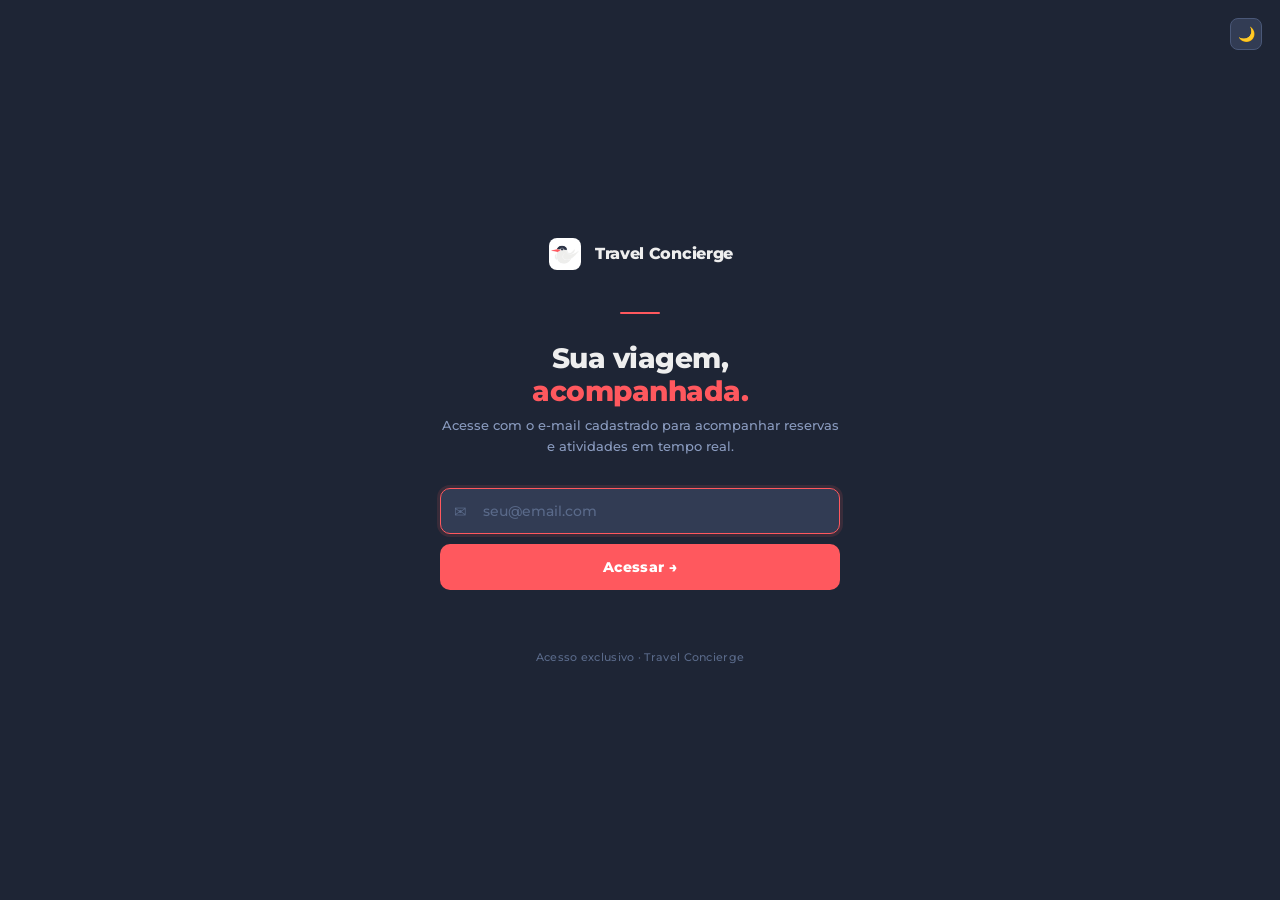
<file: portal.html>
<!DOCTYPE html>
<html lang="pt-BR" data-theme="dark">
<head>
<meta charset="UTF-8"/>
<meta name="viewport" content="width=device-width, initial-scale=1"/>
<meta http-equiv="Cache-Control" content="no-cache, no-store, must-revalidate"/>
<title>Travel Concierge — Portal</title>
<link href="https://fonts.googleapis.com/css2?family=Montserrat:wght@400;500;600;700;800;900&display=swap" rel="stylesheet"/>
<style>
*,*::before,*::after { box-sizing: border-box; margin: 0; padding: 0; }

:root {
  --bg: #1e2535;
  --surface: #2a3246;
  --card: #323c54;
  --border: #3d4a66;
  --border2: #4a5878;
  --text: #eeeeee;
  --muted: #8a9bbf;
  --muted2: #5a6a8a;
  --accent: #ff585e;
  --accent2: #e04449;
  --green: #34d399;
  --green-dim: rgba(52,211,153,.12);
  --green-border: rgba(52,211,153,.25);
  --blue: #60a5fa;
  --blue-dim: rgba(96,165,250,.12);
  --blue-border: rgba(96,165,250,.25);
  --amber: #fbbf24;
  --amber-dim: rgba(251,191,36,.12);
  --amber-border: rgba(251,191,36,.25);
  --font: 'Montserrat', sans-serif;
}

[data-theme="light"] {
  --bg: #f6f4ef;
  --surface: #ffffff;
  --card: #f4f1ea;
  --border: #e3ddd0;
  --border2: #d2c9b6;
  --text: #22201b;
  --muted: #6b6456;
  --muted2: #948c78;
  --accent: #e2434a;
  --accent2: #c9363d;
  --green: #16874c;
  --green-dim: rgba(22,135,76,.10);
  --green-border: rgba(22,135,76,.25);
  --blue: #1a5fc4;
  --blue-dim: rgba(26,95,196,.10);
  --blue-border: rgba(26,95,196,.25);
  --amber: #a9660a;
  --amber-dim: rgba(169,102,10,.10);
  --amber-border: rgba(169,102,10,.25);
}

html, body {
  min-height: 100vh;
  background: var(--bg);
  color: var(--text);
  font-family: var(--font);
  font-size: 14px;
  -webkit-font-smoothing: antialiased;
  transition: background .2s, color .2s;
}

/* ── ANIMAÇÕES ── */
@keyframes spin { to { transform: rotate(360deg); } }
@keyframes fadeUp {
  from { opacity: 0; transform: translateY(16px); }
  to   { opacity: 1; transform: translateY(0); }
}
@keyframes slideIn {
  from { opacity: 0; transform: translateY(8px); }
  to   { opacity: 1; transform: translateY(0); }
}
@keyframes pulseAccent {
  0%, 100% { box-shadow: 0 0 0 0 rgba(255,88,94,.0); }
  50%       { box-shadow: 0 0 0 6px rgba(255,88,94,.12); }
}
@keyframes barFill {
  from { width: 0%; }
}
@keyframes countUp {
  from { opacity: 0; transform: translateY(6px) scale(.9); }
  to   { opacity: 1; transform: translateY(0) scale(1); }
}

.fade-in  { animation: fadeUp .45s cubic-bezier(.16,1,.3,1) both; }
.slide-in { animation: slideIn .3s cubic-bezier(.16,1,.3,1) both; }

/* ── LOGIN ── */
#login-wrap {
  min-height: 100vh;
  display: flex;
  align-items: center;
  justify-content: center;
  padding: 32px 20px;
  background: var(--bg);
}

.login-box {
  width: 100%;
  max-width: 400px;
}

.login-wordmark {
  display: flex;
  align-items: center;
  gap: 12px;
  margin-bottom: 40px;
  justify-content: center;
}

.login-wordmark-icon {
  width: 36px; height: 36px;
  border-radius: 10px;
  background: var(--surface);
  border: 1px solid var(--border2);
  display: flex; align-items: center; justify-content: center;
  font-size: 18px;
  transition: transform .3s;
}
.login-wordmark-icon:hover { transform: rotate(-8deg) scale(1.1); }

.login-brand-name {
  font-size: 16px;
  font-weight: 800;
  color: var(--text);
  letter-spacing: -.3px;
  line-height: 1.1;
}
.login-brand-sub {
  font-size: 10px;
  font-weight: 600;
  color: var(--accent);
  letter-spacing: 1.2px;
  text-transform: uppercase;
}

.login-divider {
  width: 40px; height: 2px;
  background: var(--accent);
  border-radius: 2px;
  margin: 28px auto 28px;
}

.login-headline {
  font-size: 28px;
  font-weight: 800;
  line-height: 1.2;
  letter-spacing: -.5px;
  color: var(--text);
  margin-bottom: 6px;
  text-align: center;
}

.login-headline span {
  color: var(--accent);
}

.login-sub {
  font-size: 13px;
  color: var(--muted);
  text-align: center;
  margin-bottom: 32px;
  line-height: 1.6;
  font-weight: 500;
}

.login-field {
  position: relative;
  margin-bottom: 10px;
}

.login-field-icon {
  position: absolute;
  left: 14px; top: 50%;
  transform: translateY(-50%);
  color: var(--muted2);
  font-size: 15px;
  pointer-events: none;
}

.login-field input {
  width: 100%;
  padding: 13px 14px 13px 42px;
  background: var(--card);
  border: 1px solid var(--border);
  border-radius: 10px;
  color: var(--text);
  font-size: 14px;
  font-family: var(--font);
  font-weight: 500;
  outline: none;
  transition: border-color .2s, box-shadow .2s;
}
.login-field input::placeholder { color: var(--muted2); }
.login-field input:focus {
  border-color: var(--accent);
  box-shadow: 0 0 0 3px rgba(255,88,94,.12);
}

.login-btn {
  width: 100%;
  padding: 14px;
  background: var(--accent);
  color: #fff;
  border: none;
  border-radius: 10px;
  font-size: 14px;
  font-weight: 800;
  font-family: var(--font);
  letter-spacing: .3px;
  cursor: pointer;
  transition: background .15s, transform .1s, box-shadow .2s;
  margin-bottom: 14px;
  display: flex; align-items: center; justify-content: center; gap: 8px;
}
.login-btn:hover { background: var(--accent2); box-shadow: 0 4px 16px rgba(255,88,94,.3); }
.login-btn:active { transform: scale(.98); }
.login-btn:disabled { opacity: .45; cursor: not-allowed; box-shadow: none; }

.login-error {
  font-size: 12px;
  font-weight: 600;
  color: #f87171;
  text-align: center;
  min-height: 18px;
}

.login-footer {
  margin-top: 28px;
  text-align: center;
  font-size: 11px;
  color: var(--muted2);
  letter-spacing: .3px;
  font-weight: 500;
}

/* ── PORTAL ── */
#portal-wrap { display: none; min-height: 100vh; }

/* NAV */
.nav {
  position: sticky; top: 0; z-index: 50;
  display: flex; align-items: center; justify-content: space-between;
  padding: 0 28px;
  height: 56px;
  border-bottom: 1px solid var(--border);
  background: var(--surface);
  border-bottom: 2px solid var(--border);
}

.nav-brand { display: flex; align-items: center; gap: 10px; }
.nav-brand-icon {
  width: 28px; height: 28px; border-radius: 8px;
  background: var(--card); border: 1px solid var(--border2);
  display: flex; align-items: center; justify-content: center; font-size: 14px;
}
.nav-brand-col { display: flex; flex-direction: column; gap: 1px; }
.nav-brand-name {
  font-size: 13px; font-weight: 800; color: var(--text);
  letter-spacing: -.2px; line-height: 1.1;
}
.nav-brand-sub {
  font-size: 9px; font-weight: 600; color: var(--accent);
  letter-spacing: 1.2px; text-transform: uppercase;
}
.nav-user { font-size: 13px; color: var(--muted); display: flex; align-items: center; gap: 14px; font-weight: 500; }
.nav-user strong { color: var(--text); font-weight: 700; }
.nav-logout {
  font-size: 11px; font-weight: 700; color: var(--muted);
  background: var(--card); border: 1px solid var(--border2);
  border-radius: 7px; padding: 5px 12px; cursor: pointer;
  font-family: var(--font); transition: color .15s, border-color .15s, background .15s;
  text-transform: uppercase; letter-spacing: .5px;
}
.nav-logout:hover { color: var(--text); border-color: var(--accent); }
.theme-toggle {
  width: 32px; height: 32px; border-radius: 8px; flex-shrink: 0;
  background: var(--card); border: 1px solid var(--border2); color: var(--text);
  cursor: pointer; display: flex; align-items: center; justify-content: center;
  font-size: 14px; transition: border-color .15s;
}
.theme-toggle:hover { border-color: var(--accent); }
#theme-toggle-login { position: fixed; top: 18px; right: 18px; z-index: 50; }

/* HERO */
.hero {
  max-width: 780px; margin: 0 auto;
  padding: 48px 28px 36px;
  border-bottom: 1px solid var(--border);
}

.hero-label {
  font-size: 10px; font-weight: 700; letter-spacing: 1.5px;
  text-transform: uppercase; color: var(--accent);
  margin-bottom: 8px;
}

.hero-greeting {
  font-size: 30px; font-weight: 800;
  letter-spacing: -.5px; color: var(--text);
  margin-bottom: 4px;
  line-height: 1.2;
}

.hero-email { font-size: 13px; color: var(--muted); margin-bottom: 32px; font-weight: 500; }

.stats {
  display: grid;
  grid-template-columns: repeat(4, 1fr);
  gap: 10px;
}

.stat {
  background: var(--surface);
  border: 1px solid var(--border);
  border-radius: 12px;
  padding: 16px 18px;
  transition: border-color .15s, transform .15s;
  cursor: default;
}
.stat:hover { border-color: var(--border2); transform: translateY(-2px); }

.stat-num {
  font-size: 28px; font-weight: 900;
  color: var(--accent); letter-spacing: -1px;
  margin-bottom: 4px;
  animation: countUp .5s cubic-bezier(.16,1,.3,1) both;
}

.stat-label {
  font-size: 10px; color: var(--muted); letter-spacing: 1px;
  text-transform: uppercase; font-weight: 600;
}

/* CONTENT */
.content {
  max-width: 780px; margin: 0 auto;
  padding: 32px 28px 80px;
}

.section-label {
  font-size: 10px; font-weight: 700;
  letter-spacing: 2px; text-transform: uppercase;
  color: var(--muted);
  margin-bottom: 14px;
  display: flex; align-items: center; gap: 10px;
}
.section-label::before {
  content: '';
  width: 14px; height: 2px;
  background: var(--accent); flex-shrink: 0;
  border-radius: 2px;
}
.section-label::after {
  content: ''; flex: 1; height: 1px; background: var(--border);
}

/* VIAGEM CARD */
.viagem-card {
  background: var(--surface);
  border: 1px solid var(--border);
  border-radius: 14px;
  overflow: hidden;
  margin-bottom: 10px;
  transition: border-color .2s, transform .2s, box-shadow .2s;
  animation: slideIn .35s cubic-bezier(.16,1,.3,1) both;
}
.viagem-card:hover { border-color: var(--border2); }
.viagem-card.expanded {
  border-color: var(--accent);
  box-shadow: 0 0 0 1px rgba(255,88,94,.15), 0 4px 24px rgba(0,0,0,.25);
}

.viagem-header {
  padding: 18px 22px;
  display: flex; align-items: center; gap: 14px;
  cursor: pointer; user-select: none;
  transition: background .15s;
}
.viagem-header:hover { background: rgba(255,255,255,.02); }

.viagem-icon {
  width: 36px; height: 36px; flex-shrink: 0;
  background: var(--card); border: 1px solid var(--border2);
  border-radius: 9px;
  display: flex; align-items: center; justify-content: center;
  font-size: 16px;
}

.viagem-info { flex: 1; min-width: 0; }

.viagem-nome {
  font-size: 15px; font-weight: 700;
  color: var(--text); letter-spacing: -.2px;
  white-space: nowrap; overflow: hidden; text-overflow: ellipsis;
}

.viagem-meta {
  font-size: 12px; color: var(--muted);
  margin-top: 3px; font-weight: 500;
}

.viagem-progress-wrap { flex-shrink: 0; text-align: right; min-width: 80px; }

.viagem-pct {
  font-size: 11px; font-weight: 700;
  margin-bottom: 6px; letter-spacing: .3px;
}

.viagem-bar {
  width: 72px; height: 4px;
  background: var(--card); border-radius: 99px; overflow: hidden;
}

.viagem-bar-fill {
  height: 100%; border-radius: 99px;
  background: var(--blue);
  animation: barFill .8s cubic-bezier(.16,1,.3,1) both;
  transition: width .6s cubic-bezier(.16,1,.3,1);
}
.viagem-bar-fill.done { background: var(--green); }

.viagem-chevron {
  font-size: 18px; color: var(--muted2);
  transition: transform .25s, color .15s; flex-shrink: 0;
  font-weight: 700;
}
.viagem-chevron.open { transform: rotate(90deg); color: var(--accent); }

.viagem-body {
  display: none;
  border-top: 1px solid var(--border);
  padding: 14px 22px;
  background: rgba(0,0,0,.15);
}
.viagem-body.open { display: block; animation: slideIn .25s cubic-bezier(.16,1,.3,1) both; }

/* ATIVIDADES */
.ativ-list { display: flex; flex-direction: column; gap: 6px; }

.ativ-row {
  display: flex; align-items: flex-start; gap: 12px;
  padding: 13px 14px;
  background: var(--surface);
  border: 1px solid var(--border);
  border-left: 3px solid var(--border2);
  border-radius: 10px;
  transition: background .15s, border-color .15s, transform .15s;
}
.ativ-row:hover { background: var(--card); transform: translateX(2px); }

.ativ-row.status-concluida { border-left-color: var(--green); }
.ativ-row.status-andamento { border-left-color: var(--blue); }
.ativ-row.status-pendente  { border-left-color: var(--amber); }

.ativ-icon { font-size: 16px; flex-shrink: 0; margin-top: 1px; }

.ativ-body { flex: 1; min-width: 0; }
.ativ-titulo { font-size: 13px; font-weight: 700; color: var(--text); }
.ativ-nome  { font-size: 11px; color: var(--muted); margin-top: 2px; font-weight: 500; }
.ativ-desc   { font-size: 11px; color: var(--muted); margin-top: 4px; line-height: 1.5; font-weight: 500; }

.badge {
  font-size: 10px; font-weight: 700;
  letter-spacing: .6px; text-transform: uppercase;
  padding: 3px 9px; border-radius: 6px;
  white-space: nowrap; flex-shrink: 0;
  border: 1px solid transparent;
}
.badge-concluida { color: var(--green); background: var(--green-dim); border-color: var(--green-border); }
.badge-andamento { color: var(--blue);  background: var(--blue-dim);  border-color: var(--blue-border); }
.badge-pendente  { color: var(--amber); background: var(--amber-dim); border-color: var(--amber-border); }

/* RESERVA BOX */
.reserva-box {
  margin-top: 10px;
  background: var(--card);
  border: 1px solid var(--border2);
  border-radius: 8px;
  padding: 11px 13px;
}

.reserva-box-label {
  font-size: 9px; font-weight: 700;
  letter-spacing: 1.5px; text-transform: uppercase;
  color: var(--muted2); margin-bottom: 8px;
}

.res-cols { display: flex; flex-wrap: wrap; gap: 6px 20px; }
.res-col label {
  display: block; font-size: 10px; color: var(--muted2);
  margin-bottom: 2px; font-weight: 600; letter-spacing: .4px; text-transform: uppercase;
}
.res-col span { font-size: 12px; color: var(--text); font-weight: 600; }

/* EMPTY */
.empty { text-align: center; padding: 80px 24px; color: var(--muted2); }
.empty-icon { font-size: 40px; margin-bottom: 16px; display: block; }
.empty-title { font-size: 15px; font-weight: 700; color: var(--muted); margin-bottom: 6px; }

/* SPINNER */
.spinner-wrap { display: flex; align-items: center; justify-content: center; padding: 80px; }
.spinner {
  width: 28px; height: 28px;
  border: 2.5px solid var(--border);
  border-top-color: var(--accent);
  border-radius: 50%;
  animation: spin .7s linear infinite;
}

/* RESPONSIVE */
/* ── RESPONSIVO ── */
@media (max-width: 640px) {
  /* Login */
  #login-wrap { padding: 24px 16px; align-items: flex-start; padding-top: 60px; }
  .login-box { max-width: 100%; }
  .login-headline { font-size: 24px; }
  .login-sub { font-size: 12px; }
  .login-wordmark { margin-bottom: 32px; }
  .login-divider { margin: 20px auto; }
  .login-field input { font-size: 16px; } /* evita zoom no iOS */
  .login-btn { font-size: 15px; padding: 15px; }

  /* Nav */
  .nav { padding: 0 14px; height: 52px; }
  .nav-brand-col { display: none; } /* só ícone no mobile */
  .nav-user { gap: 10px; font-size: 12px; }
  .nav-user span:first-child { display: none; }
  .nav-logout { padding: 5px 10px; font-size: 10px; }

  /* Hero */
  .hero { padding: 28px 16px 24px; }
  .hero-label { font-size: 9px; }
  .hero-greeting { font-size: 22px; margin-bottom: 2px; }
  .hero-email { font-size: 12px; margin-bottom: 20px; }
  .stats { grid-template-columns: repeat(2, 1fr); gap: 8px; }
  .stat { padding: 12px 14px; border-radius: 10px; }
  .stat-num { font-size: 24px; }
  .stat-label { font-size: 9px; }

  /* Content */
  .content { padding: 20px 16px 60px; }
  .section-label { font-size: 9px; margin-bottom: 10px; }

  /* Viagem card */
  .viagem-card { border-radius: 12px; margin-bottom: 8px; }
  .viagem-header { padding: 14px 16px; gap: 10px; }
  .viagem-icon { width: 30px; height: 30px; border-radius: 7px; }
  .viagem-icon img { width: 18px !important; height: 18px !important; }
  .viagem-nome { font-size: 13px; }
  .viagem-meta { font-size: 11px; }
  .viagem-progress-wrap { min-width: 60px; }
  .viagem-bar { width: 50px; height: 3px; }
  .viagem-pct { font-size: 10px; margin-bottom: 4px; }
  .viagem-body { padding: 10px 14px; }
  .viagem-chevron { font-size: 15px; margin-left: 4px; }

  /* Atividades */
  .ativ-row { padding: 11px 12px; gap: 10px; border-radius: 9px; }
  .ativ-nome { font-size: 12px; }
  .ativ-titulo, .ativ-desc { font-size: 10px; }
  .badge { font-size: 9px; padding: 3px 7px; border-radius: 5px; letter-spacing: .3px; }

  /* Reserva box */
  .reserva-box { padding: 9px 11px; }
  .res-cols { gap: 5px 14px; }
  .res-col label { font-size: 9px; }
  .res-col span { font-size: 11px; }

  /* Touch targets mínimos 44px */
  .nav-logout { min-height: 36px; display: flex; align-items: center; }
  .viagem-header { min-height: 56px; }
}

@media (max-width: 380px) {
  .stats { grid-template-columns: repeat(2, 1fr); }
  .hero-greeting { font-size: 20px; }
  .login-headline { font-size: 21px; }
  .viagem-nome { font-size: 12px; }
  .ativ-row { flex-wrap: wrap; }
  .badge { align-self: flex-start; margin-top: 4px; }
}

/* ── BOTÃO VER ROTEIRO ── */
.viagem-roteiro-btn {
  display: inline-flex;
  align-items: center;
  gap: 7px;
  margin-top: 12px;
  padding: 9px 18px;
  background: linear-gradient(135deg, var(--accent, #ff585e), #e04449);
  color: #fff;
  font-size: 12px;
  font-weight: 700;
  text-decoration: none;
  border-radius: 8px;
  letter-spacing: .4px;
  text-transform: uppercase;
  transition: opacity .15s, transform .1s;
  border: none;
  cursor: pointer;
}
.viagem-roteiro-btn:hover { opacity: .88; transform: translateY(-1px); }
.viagem-roteiro-btn:active { transform: scale(.97); }
.viagem-roteiro-badge {
  display: inline-flex;
  align-items: center;
  gap: 5px;
  font-size: 10px;
  font-weight: 700;
  color: var(--green, #22c55e);
  background: rgba(34,197,94,.1);
  border: 1px solid rgba(34,197,94,.25);
  border-radius: 6px;
  padding: 3px 8px;
  margin-top: 8px;
}
</style>
</head>
<body>

<button class="theme-toggle" id="theme-toggle-login" onclick="toggleTema()" title="Alternar tema claro/escuro">🌙</button>

<!-- LOGIN -->
<div id="login-wrap">
  <div class="login-box fade-in">
    <div class="login-wordmark">
      <div class="login-wordmark-icon" style="background:transparent;border:none;padding:0;"><img src="[data-uri]" alt="Travel Concierge" style="width:32px;height:32px;object-fit:contain;border-radius:8px;"></div>
      <div>
        <div class="login-brand-name">Travel Concierge</div>
        
      </div>
    </div>

    <div class="login-divider"></div>

    <h1 class="login-headline">Sua viagem,<br><span>acompanhada.</span></h1>
    <p class="login-sub" id="login-sub">Acesse com o e-mail cadastrado para acompanhar reservas e atividades em tempo real.</p>

    <div class="login-field" id="campo-email">
      <span class="login-field-icon">✉</span>
      <input type="email" id="login-email" placeholder="seu@email.com" onkeydown="if(event.key==='Enter')entrar()"/>
    </div>
    <div class="login-field" id="campo-codigo" style="display:none">
      <span class="login-field-icon">#</span>
      <input type="text" id="login-codigo" inputmode="numeric" autocomplete="one-time-code" maxlength="6" placeholder="Código de 6 dígitos" onkeydown="if(event.key==='Enter')entrar()"/>
    </div>
    <button class="login-btn" id="btn-entrar" onclick="entrar()">
      Acessar →
    </button>
    <button class="login-btn" id="btn-voltar" onclick="voltarEmail()" style="display:none;background:transparent;border:1px solid var(--border,#333);margin-top:8px">
      Usar outro e-mail
    </button>
    <div class="login-error" id="login-error"></div>
    <div class="login-footer">Acesso exclusivo · Travel Concierge</div>
  </div>
</div>

<!-- PORTAL -->
<div id="portal-wrap">
  <nav class="nav">
    <div class="nav-brand">
      <div class="nav-brand-icon" style="background:transparent;border:none;padding:0;"><img src="[data-uri]" alt="Travel Concierge" style="width:26px;height:26px;object-fit:contain;border-radius:7px;"></div>
      <div class="nav-brand-col">
        <span class="nav-brand-name">Travel Concierge</span>
        
      </div>
    </div>
    <div class="nav-user">
      <span>Olá, <strong id="nav-nome"></strong></span>
      <button class="theme-toggle" id="theme-toggle" onclick="toggleTema()" title="Alternar tema claro/escuro">🌙</button>
      <button class="nav-logout" onclick="sair()">Sair</button>
    </div>
  </nav>

  <div class="hero">
    <div class="hero-label">Portal do Viajante</div>
    <h2 class="hero-greeting" id="portal-nome">Olá</h2>
    <p class="hero-email" id="portal-email"></p>
    <div class="stats">
      <div class="stat"><div class="stat-num" id="stat-viagens">0</div><div class="stat-label">Viagens</div></div>
      <div class="stat"><div class="stat-num" id="stat-atividades">0</div><div class="stat-label">Atividades</div></div>
      <div class="stat"><div class="stat-num" id="stat-concluidas">0</div><div class="stat-label">Concluídas</div></div>
      <div class="stat"><div class="stat-num" id="stat-reservas">0</div><div class="stat-label">Reservas</div></div>
    </div>
  </div>

  <div class="content">
    <div class="section-label">Suas viagens</div>
    <div id="portal-content"><div class="spinner-wrap"><div class="spinner"></div></div></div>
  </div>
</div>

<script>
var PROXY = 'https://cdv-proxy-production.up.railway.app';
var _dados = null;

// ══════════════════════════════════════════
//  TEMA (claro/escuro) — persistido via cfg no servidor
// ══════════════════════════════════════════
var _cfgTema = {};
function aplicarTema(tema) {
  document.documentElement.setAttribute('data-theme', tema);
  var icone = tema === 'light' ? '☀️' : '🌙';
  var b1 = document.getElementById('theme-toggle-login');
  var b2 = document.getElementById('theme-toggle');
  if (b1) b1.textContent = icone;
  if (b2) b2.textContent = icone;
  _cfgTema.tema = tema;
}
// Tema: a escolha do cliente fica num cookie deste navegador. O padrao vem do
// painel (/concierge/portal/tema). O portal nao le nem grava mais o cfg.json
// do concierge — antes o toggle daqui mudava o tema do painel do operador.
function _temaCookie() {
  var m = document.cookie.match(/(?:^|; )cdv_portal_tema=([^;]*)/);
  return m ? decodeURIComponent(m[1]) : '';
}
function toggleTema() {
  var atual = document.documentElement.getAttribute('data-theme') === 'light' ? 'dark' : 'light';
  aplicarTema(atual);
  var exp = new Date(Date.now() + 365*24*3600*1000).toUTCString();
  document.cookie = 'cdv_portal_tema=' + atual + ';expires=' + exp + ';path=/;SameSite=Lax';
}
if (_temaCookie()) {
  aplicarTema(_temaCookie());
} else {
  fetch(PROXY + '/concierge/portal/tema')
    .then(function(r){ return r.json(); })
    .then(function(d){ aplicarTema((d && d.tema) || 'dark'); })
    .catch(function(e){ console.error('[tema init]', e); });
}

function fmtDate(d) {
  if (!d) return '—';
  var p = d.split('-');
  return p.length < 3 ? d : p[2]+'/'+p[1]+'/'+p[0];
}

function toTitleCase(str) {
  if (!str) return '';
  return str.trim().split(/\s+/).map(function(w){
    return w.charAt(0).toUpperCase()+w.slice(1).toLowerCase();
  }).join(' ');
}

function statusLabel(s) {
  return {pendente:'Pendente',andamento:'Em andamento',concluida:'Concluída'}[s]||s;
}

var ORDEM=['Passagem Doméstica','Passagem Internacional','Hotel','Aluguel de Carro','Seguro Viagem','Ativação Seguro Cartão','Passeio/Atividade','Roteiro Personalizado'];

function sortAtivs(arr){
  return arr.slice().sort(function(a,b){
    var ia=ORDEM.indexOf(a.nome),ib=ORDEM.indexOf(b.nome);
    if(ia===-1)ia=ORDEM.length; if(ib===-1)ib=ORDEM.length;
    return ia-ib;
  });
}

function resCols(r) {
  if(!r) return [];
  var cols=[];
  if(r.tipo==='voo'){
    cols=[
      {label:'Trecho ida',val:(r.origem||'?')+' → '+(r.destino||'?')+(r.conexao?' (via '+r.conexao+')':'')},
      {label:'Data',val:fmtDate(r.dataIda)+(r.horaPartida?' · '+r.horaPartida:'')+(r.horaChegada?' → '+r.horaChegada:'')},
    ];
    if(r.dataVolta) cols.push({label:'Volta',val:(r.origemVolta||r.destino||'?')+' → '+(r.destinoVolta||r.origem||'?')});
    if(r.dataVolta) cols.push({label:'Data volta',val:fmtDate(r.dataVolta)+(r.horaPartidaVolta?' · '+r.horaPartidaVolta:'')});
    if(r.ciaIda||r.cia) cols.push({label:'Cia aérea',val:r.ciaIda||r.cia});
    if(r.pnr) cols.push({label:'Localizador',val:r.pnr});
  } else if(r.tipo==='hotel'){
    cols=[{label:'Hotel',val:r.hotelNome||null},{label:'Check-in',val:fmtDate(r.checkin)},{label:'Check-out',val:fmtDate(r.checkout)}];
    if(r.conf) cols.push({label:'Confirmação',val:r.conf});
  } else if(r.tipo==='carro'){
    if(r.subtipo==='locacao'){
      cols=[{label:'Locadora',val:r.locadora||null},
            {label:'Retirada',val:(r.retLocal?r.retLocal+' · ':'')+fmtDate(r.retData)},
            {label:'Devolução',val:(r.devLocal?r.devLocal+' · ':'')+fmtDate(r.devData)}];
      if(r.conf) cols.push({label:'Confirmação',val:r.conf});
    } else {
      var lblForn={transfer:'Fornecedor',trem:'Companhia ferroviária',onibus:'Empresa de ônibus',ferry:'Companhia de ferry'}[r.subtipo]||'Fornecedor';
      var temVoltaPP=!!(r.voltaData||r.voltaOrigem);
      cols=[{label:temVoltaPP?'Trecho ida':'Trecho',val:(r.retLocal||'?')+' → '+(r.devLocal||'?')},
            {label:temVoltaPP?'Data ida':'Data',val:fmtDate(r.retData)+(r.horaTransfer?' · '+r.horaTransfer:'')+(r.horaChegadaTransp?' → '+r.horaChegadaTransp:'')}];
      if(temVoltaPP){
        cols.push({label:'Trecho volta',val:(r.voltaOrigem||r.devLocal||'?')+' → '+(r.voltaDestino||r.retLocal||'?')});
        cols.push({label:'Data volta',val:fmtDate(r.voltaData)+(r.voltaHora?' · '+r.voltaHora:'')+(r.voltaHoraChegada?' → '+r.voltaHoraChegada:'')});
      }
      if(r.locadora) cols.push({label:lblForn,val:r.locadora});
      if(r.voltaOperadora&&r.voltaOperadora!==r.locadora) cols.push({label:lblForn+' (volta)',val:r.voltaOperadora});
      if(r.conf) cols.push({label:'Confirmação',val:r.conf});
      if(r.voltaConf&&r.voltaConf!==r.conf) cols.push({label:'Confirmação (volta)',val:r.voltaConf});
    }
  } else if(r.tipo==='passeio'){
    cols=[{label:'Passeio',val:r.passeioNome||null},{label:'Data',val:fmtDate(r.dataPasseio)}];
    if(r.conf) cols.push({label:'Voucher',val:r.conf});
  }
  return cols.filter(function(c){return c.val;});
}

function renderPortal() {
  var viagens=(_dados.viagens||[]).slice().sort(function(a,b){return (a.inicio||'9')<(b.inicio||'9')?-1:1;});
  var reservas=_dados.reservas||[];
  var el=document.getElementById('portal-content');

  var totalAtivs=0,totalConc=0;
  viagens.forEach(function(v){var a=v.atividades||[];totalAtivs+=a.length;totalConc+=a.filter(function(x){return x.status==='concluida';}).length;});
  document.getElementById('stat-viagens').textContent=viagens.length;
  document.getElementById('stat-atividades').textContent=totalAtivs;
  document.getElementById('stat-concluidas').textContent=totalConc;
  document.getElementById('stat-reservas').textContent=reservas.length;

  if(!viagens.length){
    el.innerHTML='<div class="empty"><span class="empty-icon">🗺️</span><div class="empty-title">Nenhuma viagem encontrada</div></div>';
    return;
  }

  el.innerHTML=viagens.map(function(v,vi){
    var ativs=sortAtivs(v.atividades||[]);
    var total=ativs.length, conc=ativs.filter(function(a){return a.status==='concluida';}).length;
    var pct=total?Math.round(conc/total*100):0;
    var isDone=pct===100;
    var pctColor=isDone?'var(--green)':'var(--blue)';
    var meta=[];
    if(v.inicio&&v.fim) meta.push('📅 '+fmtDate(v.inicio)+' — '+fmtDate(v.fim));
    else if(v.inicio) meta.push('📅 A partir de '+fmtDate(v.inicio));
    if(total) meta.push(conc+'/'+total+' atividade'+(total>1?'s':''));
    var bodyId='vb'+vi;

    var ativsHtml=ativs.length?ativs.map(function(a){
      var res=a.reservaId?reservas.find(function(r){return r.id===a.reservaId;}):null;
      var cols=resCols(res);
      var st=a.status||'pendente';
      var bc='badge-'+st;
      var rowCls='ativ-row status-'+st;
      var resHtml=res?'<div class="reserva-box"><div class="reserva-box-label">Reserva vinculada</div><div class="res-cols">'+cols.map(function(c){return '<div class="res-col"><label>'+c.label+'</label><span>'+c.val+'</span></div>';}).join('')+'</div></div>':'';
      return '<div class="'+rowCls+'"><div class="ativ-icon">'+(a.icon||'·')+'</div>'+"<div class='ativ-body'>"+(a.titulo?"<div class='ativ-titulo'>"+a.titulo+"</div>":"")+"<div class='ativ-nome'>"+a.nome+"</div>"+(a.descricao?"<div class='ativ-desc'>"+a.descricao+"</div>":"")+resHtml+'</div><span class="badge '+bc+'">'+statusLabel(a.status)+'</span></div>';
    }).join(''):'<div style="color:var(--muted);font-size:13px;padding:8px 0;font-weight:500">Nenhuma atividade cadastrada.</div>';

    return '<div class="viagem-card" style="animation-delay:'+(vi*60)+'ms"><div class="viagem-header" onclick="toggleViagem(\''+bodyId+'\','+vi+')"><div class="viagem-icon" style="background:transparent;border:none;padding:2px;"><img src="[data-uri]" alt="" style="width:20px;height:20px;object-fit:contain;display:block;"></div><div class="viagem-info"><div class="viagem-nome">'+v.nome+'</div>'+(meta.length?'<div class="viagem-meta">'+meta.join(' · ')+'</div>':'')+'</div><div class="viagem-progress-wrap"><div class="viagem-pct" style="color:'+pctColor+'">'+pct+'%</div><div class="viagem-bar"><div class="viagem-bar-fill'+(isDone?' done':'')+'" style="width:'+pct+'%"></div></div></div><div class="viagem-chevron" id="chev'+vi+'">›</div></div><div class="viagem-body" id="'+bodyId+'"><div class="ativ-list">'+ativsHtml+
    (v.urlRoteiro || v.slugRoteiro
      ? '<div style="padding:14px 20px 16px;border-top:1px solid rgba(255,255,255,.07)">'
        + '<a class="viagem-roteiro-btn" href="'+(v.urlRoteiro || 'https://roteiros.clubedoviajante.com.br/'+(v.slugRoteiro||'')+'/') +'" target="_blank">'
        + '🗺️ Ver Roteiro Completo</a>'
        + '<div class="viagem-roteiro-badge">✅ Roteiro publicado</div>'
        + '</div>'
      : ''
    )
    +'</div></div></div>';
  }).join('');
}

function toggleViagem(id,vi){
  var body=document.getElementById(id);
  var chev=document.getElementById('chev'+vi);
  var card=body.closest('.viagem-card');
  var open=body.classList.toggle('open');
  if(chev) chev.classList.toggle('open',open);
  if(card) card.classList.toggle('expanded',open);
}

// ══════════════════════════════════════════
//  LOGIN: e-mail -> codigo de 6 digitos -> token do portal (7 dias, cookie)
// ══════════════════════════════════════════
var _etapa = 'email';
var _emailLogin = '';
function _tokenPortal(){
  var m = document.cookie.match(/(?:^|; )cdv_portal_sess=([^;]*)/);
  return m ? decodeURIComponent(m[1]) : '';
}
function _salvarTokenPortal(tk){
  document.cookie = 'cdv_portal_sess=' + encodeURIComponent(tk) + ';max-age=' + (7*24*3600) + ';path=/;SameSite=Strict;Secure';
}
function _apagarTokenPortal(){
  document.cookie = 'cdv_portal_sess=;expires=Thu, 01 Jan 1970 00:00:00 GMT;path=/';
}
function _btnPadrao(){
  var btn=document.getElementById('btn-entrar');
  btn.innerHTML = _etapa==='codigo' ? 'Confirmar código →' : 'Acessar →';
  btn.disabled=false;
}
function _mostrarEtapa(etapa){
  _etapa = etapa;
  var cod = etapa==='codigo';
  document.getElementById('campo-email').style.display = cod ? 'none' : '';
  document.getElementById('campo-codigo').style.display = cod ? '' : 'none';
  document.getElementById('btn-voltar').style.display = cod ? '' : 'none';
  document.getElementById('login-sub').textContent = cod
    ? 'Enviamos um código de 6 dígitos para ' + _emailLogin + '. Ele vale por 10 minutos.'
    : 'Acesse com o e-mail cadastrado para acompanhar reservas e atividades em tempo real.';
  _btnPadrao();
  document.getElementById(cod ? 'login-codigo' : 'login-email').focus();
}
function voltarEmail(){
  document.getElementById('login-codigo').value='';
  document.getElementById('login-error').textContent='';
  _mostrarEtapa('email');
}

function entrar() {
  var errEl=document.getElementById('login-error');
  var btn=document.getElementById('btn-entrar');
  errEl.textContent='';

  if (_etapa === 'email') {
    var email=document.getElementById('login-email').value.trim().toLowerCase();
    if(!email||!email.includes('@')){errEl.textContent='Digite um e-mail válido.';return;}
    btn.textContent='Enviando código…'; btn.disabled=true;
    fetch(PROXY+'/concierge/portal/enviar-codigo',{
      method:'POST', headers:{'Content-Type':'application/json'}, body:JSON.stringify({email:email})
    })
      .then(function(r){return r.json();})
      .then(function(d){
        if(!d||!d.ok) throw new Error((d&&d.erro)||'Serviço temporariamente indisponível.');
        _emailLogin=email;
        _mostrarEtapa('codigo');
        if(d.aguarde) errEl.textContent='Um código já foi enviado há pouco. Confira seu e-mail (e a caixa de spam).';
      })
      .catch(function(e){ _btnPadrao(); errEl.textContent=e.message||'Erro de conexão. Tente novamente.'; });
    return;
  }

  var codigo=document.getElementById('login-codigo').value.replace(/\D/g,'');
  if(codigo.length!==6){errEl.textContent='Digite o código de 6 dígitos.';return;}
  btn.textContent='Aguarde…'; btn.disabled=true;
  fetch(PROXY+'/concierge/portal/verificar-codigo',{
    method:'POST', headers:{'Content-Type':'application/json'}, body:JSON.stringify({email:_emailLogin,codigo:codigo})
  })
    .then(function(r){return r.json();})
    .then(function(d){
      if(d&&d.ok&&d.token){ _salvarTokenPortal(d.token); return carregarPortal(); }
      var msg = {invalido:'Código incorreto.', expirado:'Código expirado. Peça um novo.', tentativas:'Muitas tentativas. Peça um novo código.'}[d&&d.motivo] || (d&&d.erro) || 'Não foi possível validar o código.';
      if(d&&(d.motivo==='expirado'||d.motivo==='tentativas')) voltarEmail();
      throw new Error(msg);
    })
    .catch(function(e){ _btnPadrao(); errEl.textContent=e.message||'Erro de conexão. Tente novamente.'; });
}

// O proxy identifica o cliente pelo token (header X-CDV-Portal) e devolve so as
// viagens e reservas dele.
function carregarPortal() {
  var tk=_tokenPortal();
  if(!tk) return Promise.resolve(false);
  return fetch(PROXY+'/concierge/portal',{cache:'no-store',headers:{'X-CDV-Portal':tk}})
    .then(function(r){
      if(r.status===401){ _apagarTokenPortal(); throw new Error('Sua sessão expirou. Entre novamente.'); }
      return r.json();
    })
    .then(function(d){
      if(!d||!d.ok) throw new Error('Serviço temporariamente indisponível.');
      if(!d.clientes||!d.clientes.length) throw new Error('Nenhuma viagem encontrada para este e-mail.');
      var dados={clientes:d.clientes,nomesCliente:d.nomesCliente||[],viagens:d.viagens||[],reservas:d.reservas||[]};
      _dados=dados;
      var nome=toTitleCase(dados.clientes[0].nome).split(' ')[0];
      document.getElementById('portal-nome').innerHTML='Olá, <span style="color:var(--accent)">'+nome+'</span> 👋';
      document.getElementById('nav-nome').textContent=nome;
      document.getElementById('portal-email').textContent=dados.clientes[0].email||'';
      document.getElementById('login-wrap').style.display='none';
      var pw=document.getElementById('portal-wrap');
      pw.style.display='block';
      pw.classList.add('fade-in');
      renderPortal();
      return true;
    })
    .catch(function(e){
      _mostrarEtapa('email');
      document.getElementById('login-error').textContent=e.message||'Erro de conexão. Tente novamente.';
      return false;
    });
}

function sair(){
  _dados=null;
  _apagarTokenPortal();
  var pw=document.getElementById('portal-wrap');
  pw.style.display='none'; pw.classList.remove('fade-in');
  document.getElementById('login-wrap').style.display='flex';
  document.getElementById('login-email').value='';
  document.getElementById('login-codigo').value='';
  document.getElementById('login-error').textContent='';
  _mostrarEtapa('email');
}

if (_tokenPortal()) carregarPortal(); else document.getElementById('login-email').focus();
</script>
</body>
</html>
</file>
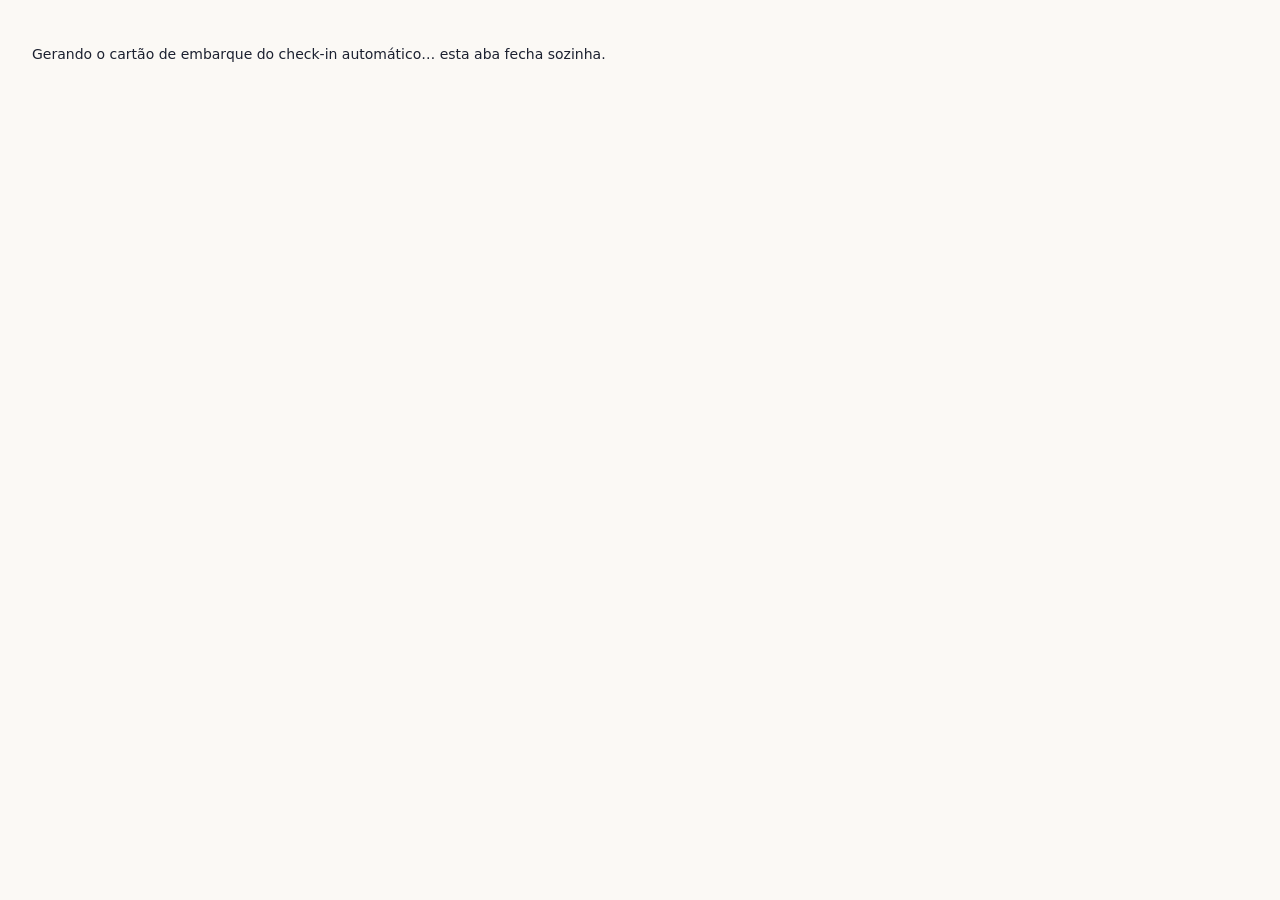
<file: extensao/cartao.html>
<!doctype html>
<html lang="pt-BR">
<head>
<meta charset="utf-8">
<title>Gerando cartão de embarque…</title>
<style>body{font:14px system-ui,sans-serif;color:#1c2130;background:#FBF9F5;padding:24px}</style>
</head>
<body>
<p id="st">Gerando o cartão de embarque do check-in automático… esta aba fecha sozinha.</p>
<script src="vendor/qrcode.js"></script>
<script src="pdf-reserva.js"></script>
<script src="cartao.js"></script>
</body>
</html>
</file>
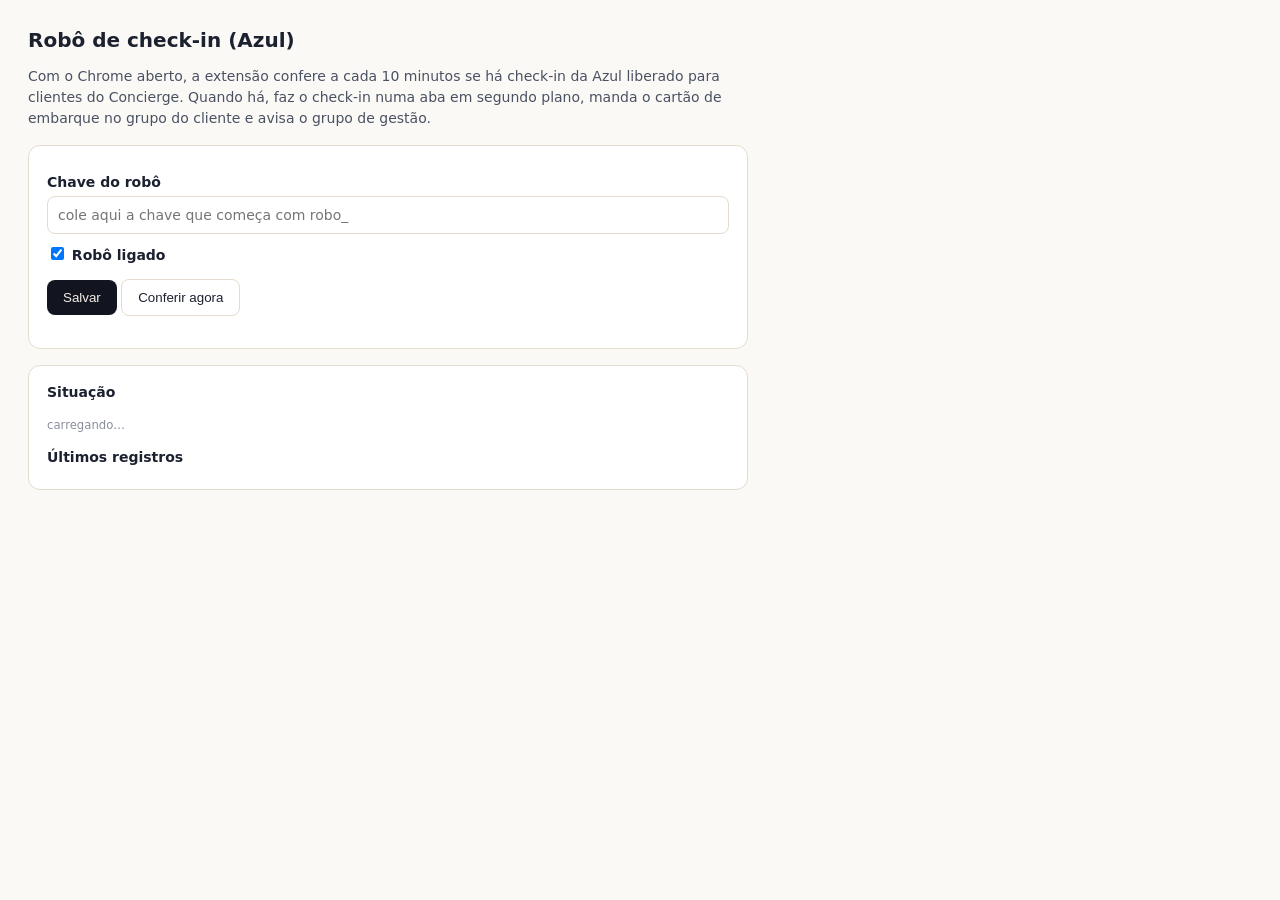
<file: extensao/opcoes.html>
<!doctype html>
<html lang="pt-BR">
<head>
<meta charset="utf-8">
<title>Robô de check-in — Concierge CDV</title>
<style>
body{font:14px system-ui,-apple-system,sans-serif;color:#1c2130;background:#FBF9F5;margin:0;padding:28px;max-width:720px}
h1{font-size:20px;margin:0 0 4px}p{color:#4a5163;line-height:1.5}
.card{background:#fff;border:1px solid #E4DCCD;border-radius:12px;padding:18px;margin:16px 0}
label{display:block;font-weight:600;margin:10px 0 6px}
input[type=password],input[type=text]{width:100%;box-sizing:border-box;padding:10px;border:1px solid #E4DCCD;border-radius:8px;font:inherit}
button{background:#12151f;color:#F4EFE7;border:0;border-radius:8px;padding:10px 16px;font:600 14px inherit;cursor:pointer;margin-top:10px}
button.sec{background:#fff;color:#1c2130;border:1px solid #E4DCCD}
.ok{color:#3F6B45}.erro{color:#9A4A2E}small{color:#8a8f9c}
ul{padding-left:18px;margin:6px 0}li{margin:3px 0;font-size:13px}
</style>
</head>
<body>
<h1>Robô de check-in (Azul)</h1>
<p>Com o Chrome aberto, a extensão confere a cada 10 minutos se há check-in da Azul liberado para clientes do Concierge. Quando há, faz o check-in numa aba em segundo plano, manda o cartão de embarque no grupo do cliente e avisa o grupo de gestão.</p>
<div class="card">
  <label for="chave">Chave do robô</label>
  <input id="chave" type="password" placeholder="cole aqui a chave que começa com robo_" autocomplete="off">
  <label><input id="ativo" type="checkbox" checked> Robô ligado</label>
  <button id="salvar">Salvar</button>
  <button id="rodar" class="sec">Conferir agora</button>
  <p id="msg"></p>
</div>
<div class="card">
  <b>Situação</b>
  <p id="sit"><small>carregando…</small></p>
  <b>Últimos registros</b>
  <ul id="log"></ul>
</div>
<script src="opcoes.js"></script>
</body>
</html>
</file>
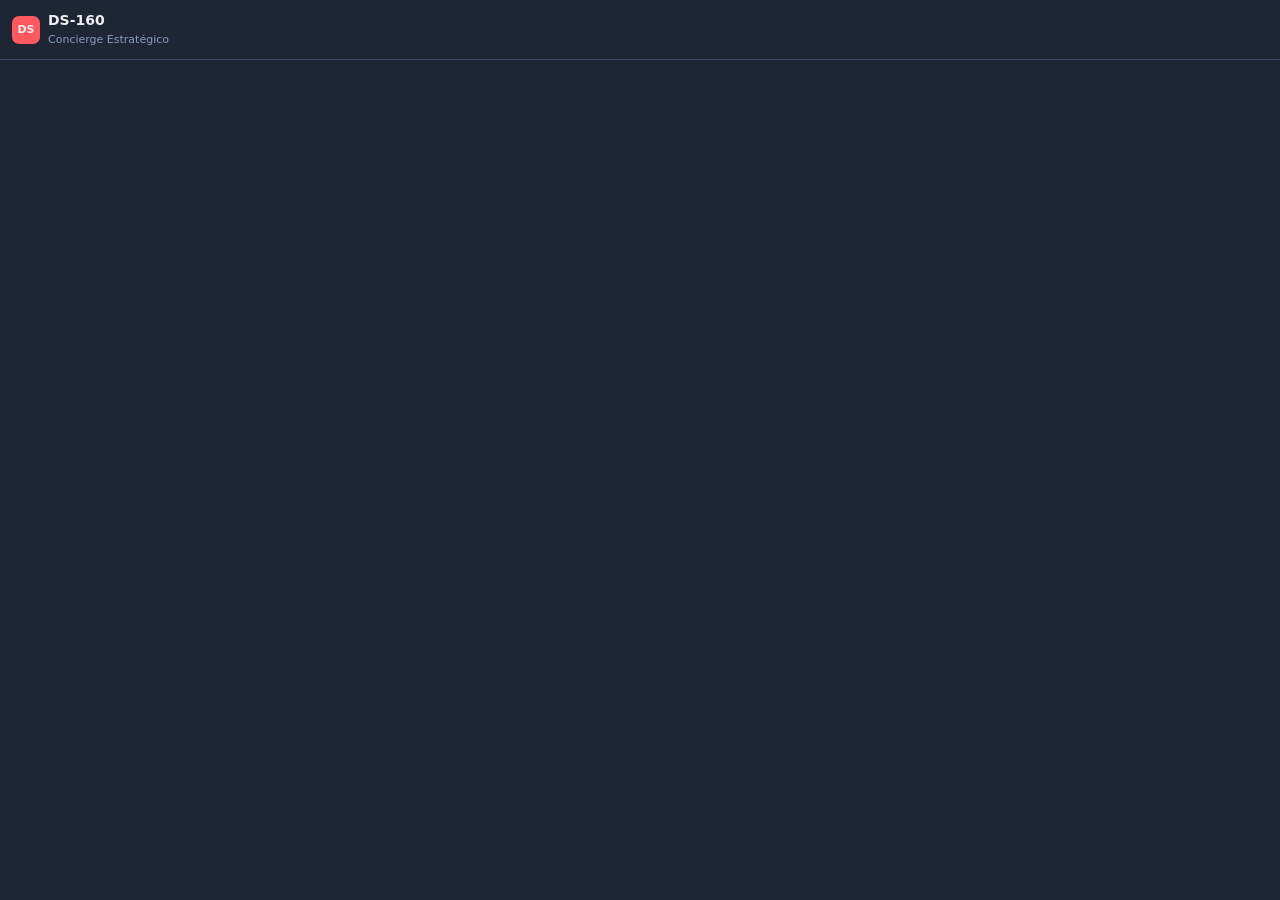
<file: extensao/painel.html>
<!DOCTYPE html>
<html lang="pt-BR">
<head>
<meta charset="utf-8">
<meta name="viewport" content="width=device-width, initial-scale=1">
<title>DS-160 · Concierge</title>
<link rel="stylesheet" href="painel.css">
</head>
<body>
<header class="topo">
  <div class="marca"><span class="bola">DS</span><div><b>DS-160</b><small>Concierge Estratégico</small></div></div>
  <button class="btn-link" id="btn-sair" hidden>Sair</button>
</header>

<!-- LOGIN -->
<section id="v-login" class="vista" hidden>
  <div class="card">
    <div class="card-h">Entrar</div>
    <p class="muted">Mesmo acesso do painel do concierge: código de 6 dígitos no e-mail.</p>
    <div id="login-etapa-email">
      <label>E-mail</label>
      <input id="login-email" type="email" autocomplete="email" placeholder="voce@email.com">
      <button class="btn btn-accent" id="login-enviar">Enviar código</button>
    </div>
    <div id="login-etapa-codigo" hidden>
      <label>Código</label>
      <input id="login-codigo" inputmode="numeric" maxlength="6" placeholder="000000">
      <button class="btn btn-accent" id="login-validar">Entrar</button>
      <button class="btn-link" id="login-voltar">Trocar e-mail</button>
    </div>
    <div class="msg" id="login-msg"></div>
  </div>
</section>

<!-- LISTA DE FORMULÁRIOS -->
<section id="v-lista" class="vista" hidden>
  <div class="barra">
    <input id="busca" type="search" placeholder="Buscar cliente…">
    <button class="btn btn-ghost" id="btn-recarregar" title="Recarregar">↻</button>
  </div>
  <div id="lista"></div>
</section>

<!-- CLIENTE -->
<section id="v-cliente" class="vista" hidden>
  <div class="barra">
    <button class="btn btn-ghost" id="btn-voltar">← Formulários</button>
    <span class="progresso" id="progresso"></span>
  </div>
  <div class="card cliente-h">
    <div class="cliente-nome" id="cliente-nome"></div>
    <div class="muted" id="cliente-info"></div>
    <div class="appid" id="cliente-appid" hidden title="Clique para copiar"></div>
    <button class="btn btn-accent btn-auto" id="btn-auto">▶ Preencher tudo até a revisão</button>
    <button class="btn-link" id="btn-auto-sair" hidden>Sair do modo automático</button>
    <div class="auto-status" id="auto-status" hidden></div>
    <div class="acoes">
      <button class="btn btn-ghost" id="btn-traduzir">🌐 Traduzir textos</button>
      <button class="btn btn-ghost" id="btn-concluir">✓ Marcar como preenchido</button>
      <button class="btn btn-ghost" id="btn-inventario" title="Lista dos campos de cada página visitada, sem dados do cliente">⬇ Baixar campos do site</button>
    </div>
  </div>

  <div class="card pagina" id="pagina">
    <div class="pagina-h">
      <div>
        <div class="card-h" id="pagina-titulo">Página do DS-160</div>
        <div class="muted" id="pagina-status">Abra o DS-160 nesta aba.</div>
      </div>
      <button class="btn btn-accent" id="btn-pagina" disabled>Preencher esta página</button>
    </div>
    <div id="pagina-itens"></div>
  </div>

  <div class="dica">
    <b>Modo manual:</b> clique no campo do site e depois em <b>↘</b> no valor desejado. Clique no valor para copiar.
  </div>

  <div id="secoes"></div>
</section>

<div class="toast" id="toast"></div>

<script src="mapa.js"></script>
<script src="painel.js"></script>
</body>
</html>
</file>
<file: extensao/painel.css>
:root {
  --bg: #1e2535; --surface: #2a3246; --surface2: #323c54; --border: #3d4a66;
  --accent: #ff585e; --accent2: #e04449; --blue: #126eff; --text: #eeeeee; --muted: #8a9bbf;
  --ok: #3ecf8e; --warn: #ffc857; --err: #ff6b6b;
}
* { box-sizing: border-box; }
body { margin: 0; background: var(--bg); color: var(--text); font: 13px/1.45 system-ui, -apple-system, "Segoe UI", Roboto, sans-serif; }
button { font: inherit; cursor: pointer; }
input { font: inherit; }

.topo { display: flex; align-items: center; justify-content: space-between; padding: 10px 12px; border-bottom: 1px solid var(--border); position: sticky; top: 0; background: var(--bg); z-index: 5; }
.marca { display: flex; align-items: center; gap: 8px; }
.marca b { display: block; font-size: 14px; }
.marca small { color: var(--muted); font-size: 11px; }
.bola { width: 28px; height: 28px; border-radius: 7px; background: var(--accent); display: grid; place-items: center; font-weight: 800; font-size: 11px; }

.vista { padding: 10px 12px 60px; }
.card { background: var(--surface); border: 1px solid var(--border); border-radius: 10px; padding: 12px; margin-bottom: 10px; }
.card-h { font-weight: 700; font-size: 13px; margin-bottom: 4px; }
.muted { color: var(--muted); font-size: 11.5px; }
label { display: block; font-size: 11px; color: var(--muted); margin: 10px 0 4px; }
input[type=email], input[type=search], input:not([type]) {
  width: 100%; background: var(--surface2); border: 1px solid var(--border); color: var(--text); border-radius: 8px; padding: 8px 10px; outline: none;
}
input:focus { border-color: var(--blue); }
.msg { font-size: 12px; margin-top: 8px; min-height: 1em; }
.msg.err { color: var(--err); } .msg.ok { color: var(--ok); }

.btn { border: 1px solid var(--border); border-radius: 8px; padding: 7px 11px; font-weight: 600; font-size: 12px; background: var(--surface2); color: var(--text); }
.btn:disabled { opacity: .45; cursor: default; }
.btn-accent { background: var(--accent); border-color: var(--accent); color: #fff; }
.btn-accent:hover:not(:disabled) { background: var(--accent2); }
.btn-ghost { background: transparent; }
.btn-ghost:hover:not(:disabled) { background: var(--surface2); }
.btn-link { background: none; border: 0; color: var(--muted); font-size: 12px; padding: 4px; text-decoration: underline; }
#v-login .btn-accent { width: 100%; margin-top: 10px; }

.barra { display: flex; gap: 8px; align-items: center; margin-bottom: 10px; }
.barra input { flex: 1; }
.progresso { margin-left: auto; font-size: 11.5px; color: var(--muted); }

.form-row { display: flex; align-items: center; gap: 10px; padding: 10px; border: 1px solid var(--border); border-radius: 10px; background: var(--surface); margin-bottom: 8px; cursor: pointer; }
.form-row:hover { border-color: var(--accent); }
.form-row .nome { font-weight: 700; }
.form-row.feito { opacity: .55; }
.tag { font-size: 10px; font-weight: 700; padding: 2px 6px; border-radius: 99px; background: var(--surface2); color: var(--muted); }
.tag.novo { background: rgba(255,200,87,.15); color: var(--warn); }

.cliente-h .cliente-nome { font-size: 15px; font-weight: 800; }
.acoes { display: flex; gap: 6px; flex-wrap: wrap; margin-top: 8px; }

.pagina { border-color: var(--blue); }
.pagina-h { display: flex; align-items: flex-start; gap: 8px; justify-content: space-between; margin-bottom: 6px; }
.dica { font-size: 11.5px; color: var(--muted); padding: 0 2px 10px; }

.secao-h { font-size: 11px; font-weight: 800; letter-spacing: .06em; text-transform: uppercase; color: var(--muted); margin: 14px 2px 6px; display: flex; justify-content: space-between; }
.item { display: grid; grid-template-columns: 1fr auto; gap: 4px 8px; padding: 8px 10px; border: 1px solid var(--border); border-radius: 9px; background: var(--surface); margin-bottom: 6px; }
.item.feito { border-color: rgba(62,207,142,.45); }
.item.feito .valor::before { content: "✓ "; color: var(--ok); }
.item.alerta { border-color: var(--err); }
.item .r { font-size: 11px; color: var(--muted); grid-column: 1 / -1; }
.item .pt { font-size: 11px; color: var(--muted); opacity: .8; grid-column: 1 / -1; }
.item .valor { font-weight: 700; word-break: break-word; cursor: copy; align-self: center; white-space: pre-wrap; }
.item .valor.vazio { color: var(--muted); font-weight: 400; font-style: italic; }
.item .botoes { display: flex; gap: 4px; align-self: center; }
.item .botoes .btn { padding: 5px 8px; }
.item .nota { grid-column: 1 / -1; font-size: 11px; color: var(--warn); }
.item .aviso { grid-column: 1 / -1; font-size: 11px; color: var(--err); font-weight: 600; }
.item .tr-orig { grid-column: 1 / -1; font-size: 11px; color: var(--muted); font-style: italic; }
.item .erro { grid-column: 1 / -1; font-size: 11px; color: var(--err); }

.toast { position: fixed; left: 50%; bottom: 14px; transform: translateX(-50%) translateY(20px); background: var(--surface2); border: 1px solid var(--border); padding: 8px 12px; border-radius: 8px; font-size: 12px; opacity: 0; transition: .2s; pointer-events: none; max-width: 90%; }
.toast.on { opacity: 1; transform: translateX(-50%); }
.toast.err { border-color: var(--err); } .toast.ok { border-color: var(--ok); }
.vazio-lista { text-align: center; color: var(--muted); padding: 24px 8px; }

.btn-auto { width: 100%; margin-top: 10px; padding: 9px 11px; }
.appid { margin-top: 6px; font-size: 12px; color: var(--muted); cursor: copy; }
.appid b { color: var(--text); letter-spacing: .04em; }
.auto-status { margin-top: 8px; padding: 8px 10px; border-radius: 8px; border: 1px solid var(--border); background: var(--surface2); font-size: 12px; }
.auto-status.pausa { border-color: var(--warn); }
.auto-status.ok { border-color: var(--ok); }
.auto-status ul { margin: 6px 0; padding-left: 18px; }
.auto-status li { margin-bottom: 3px; }
</file>
